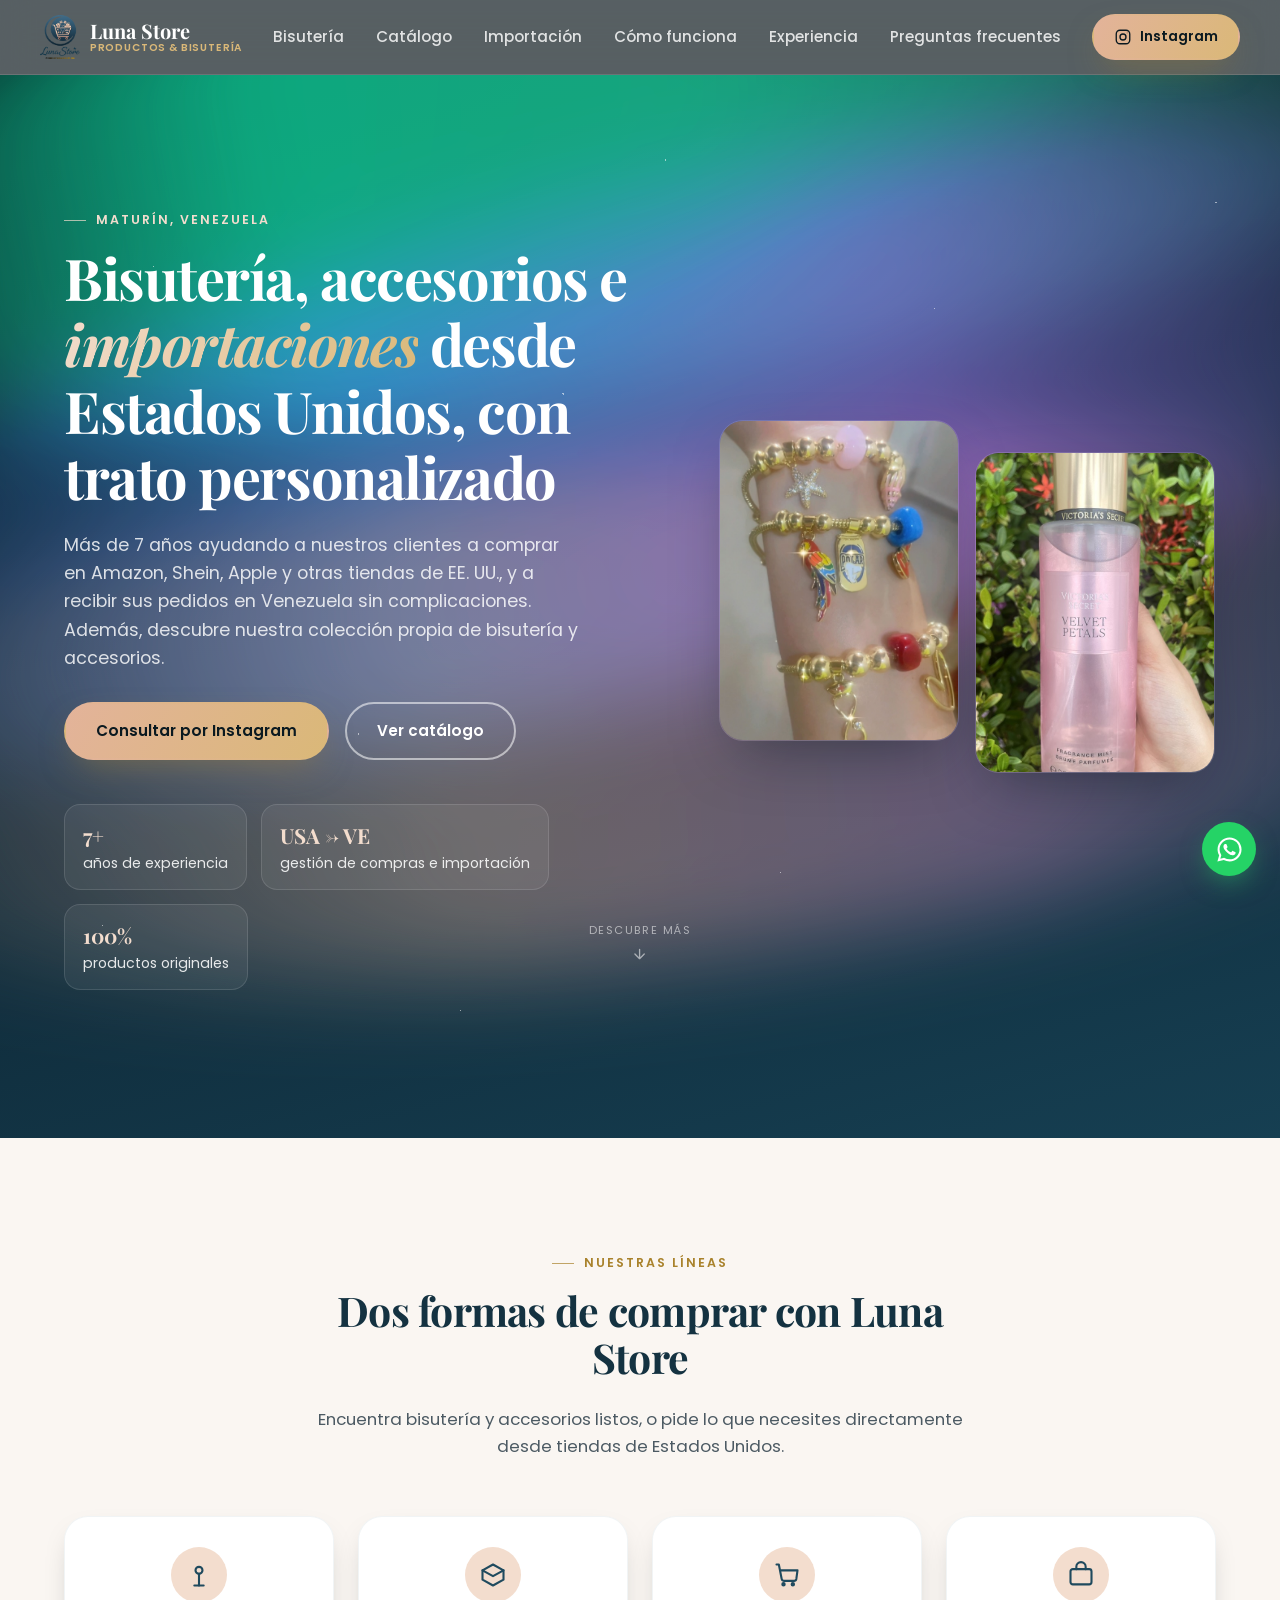
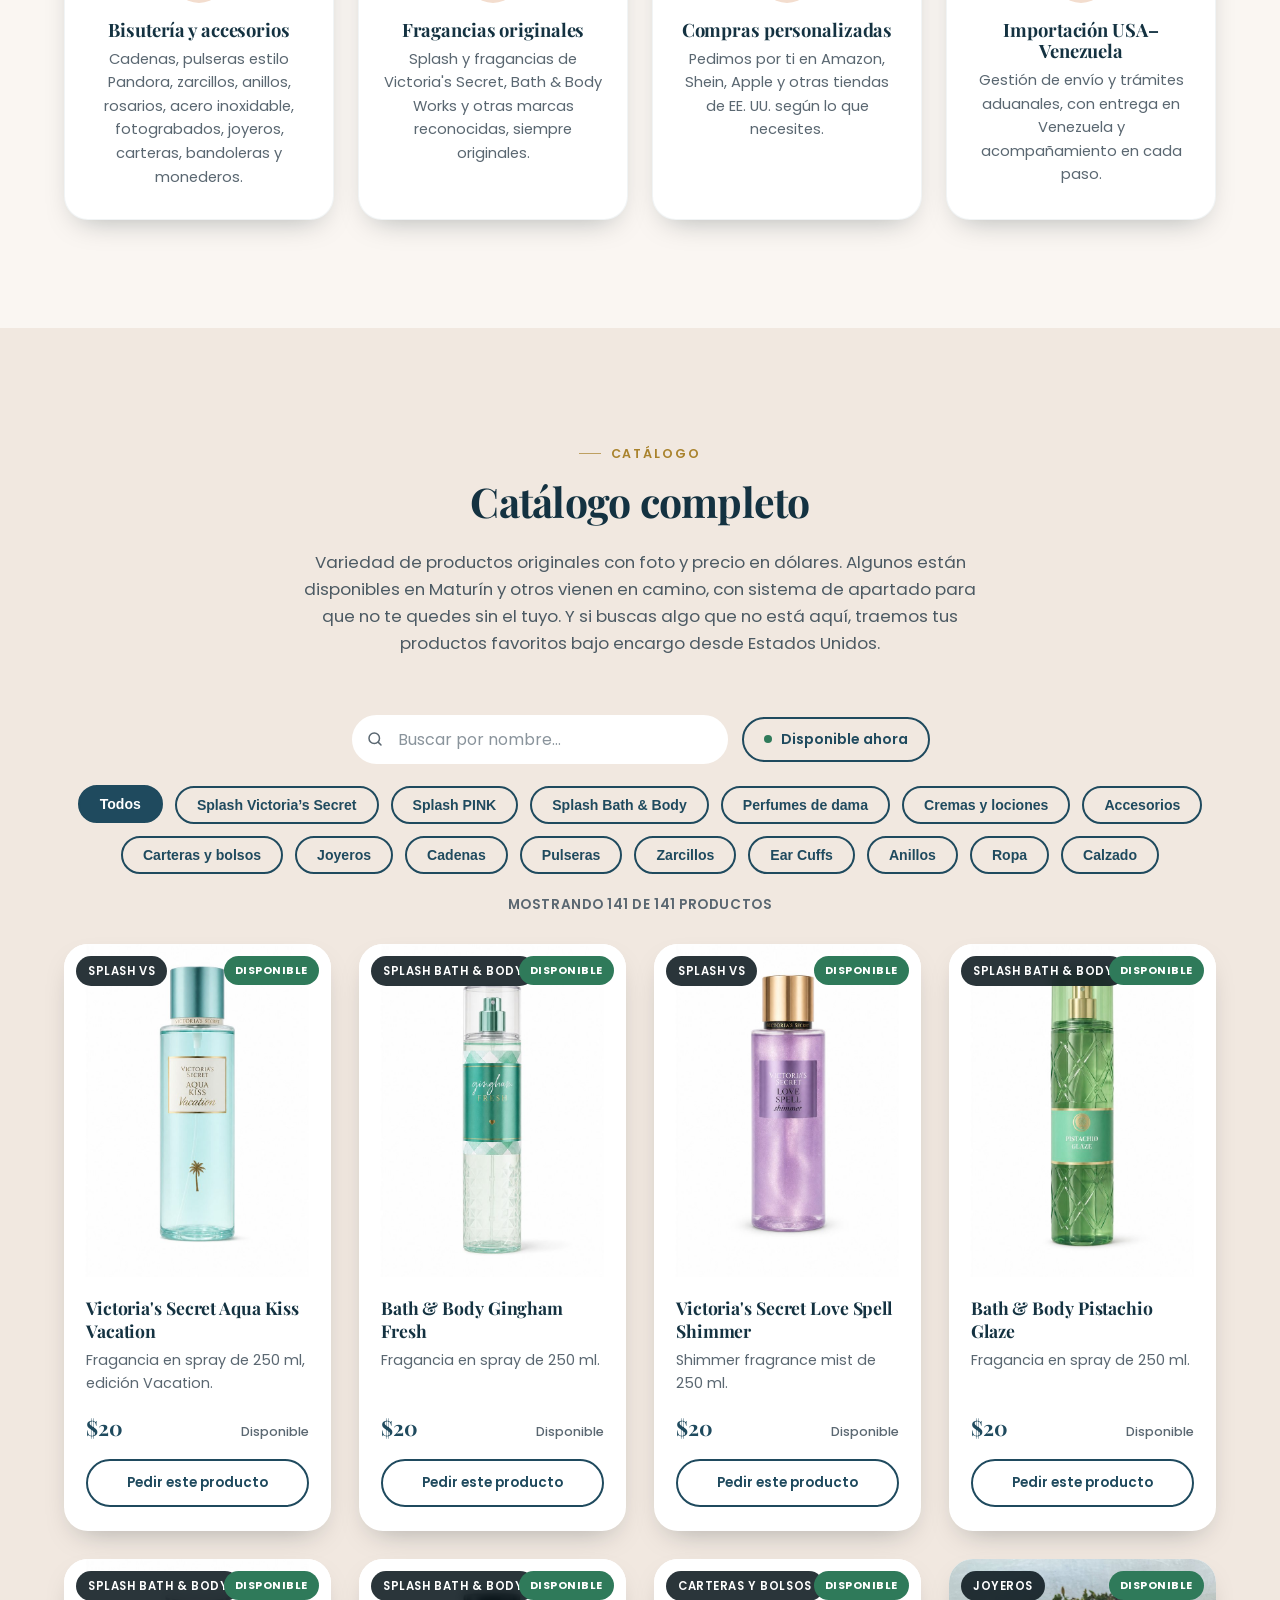
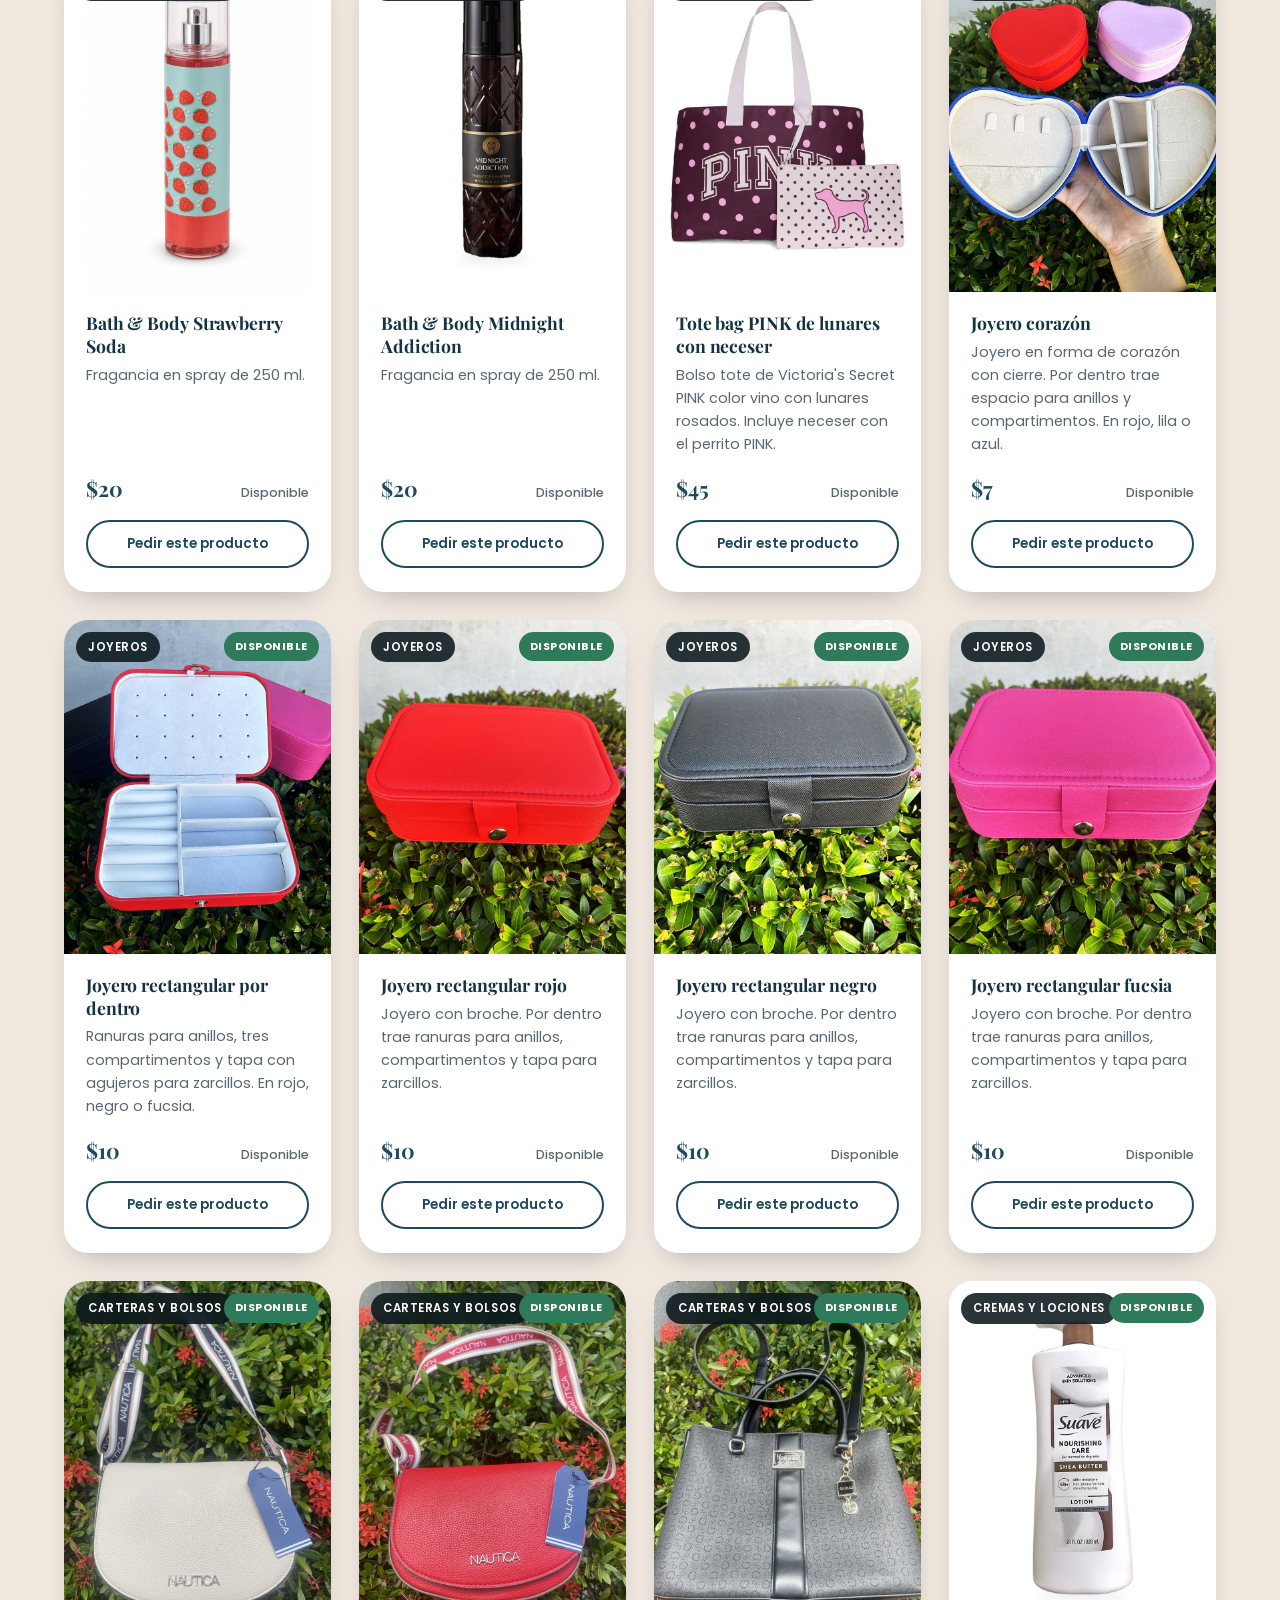
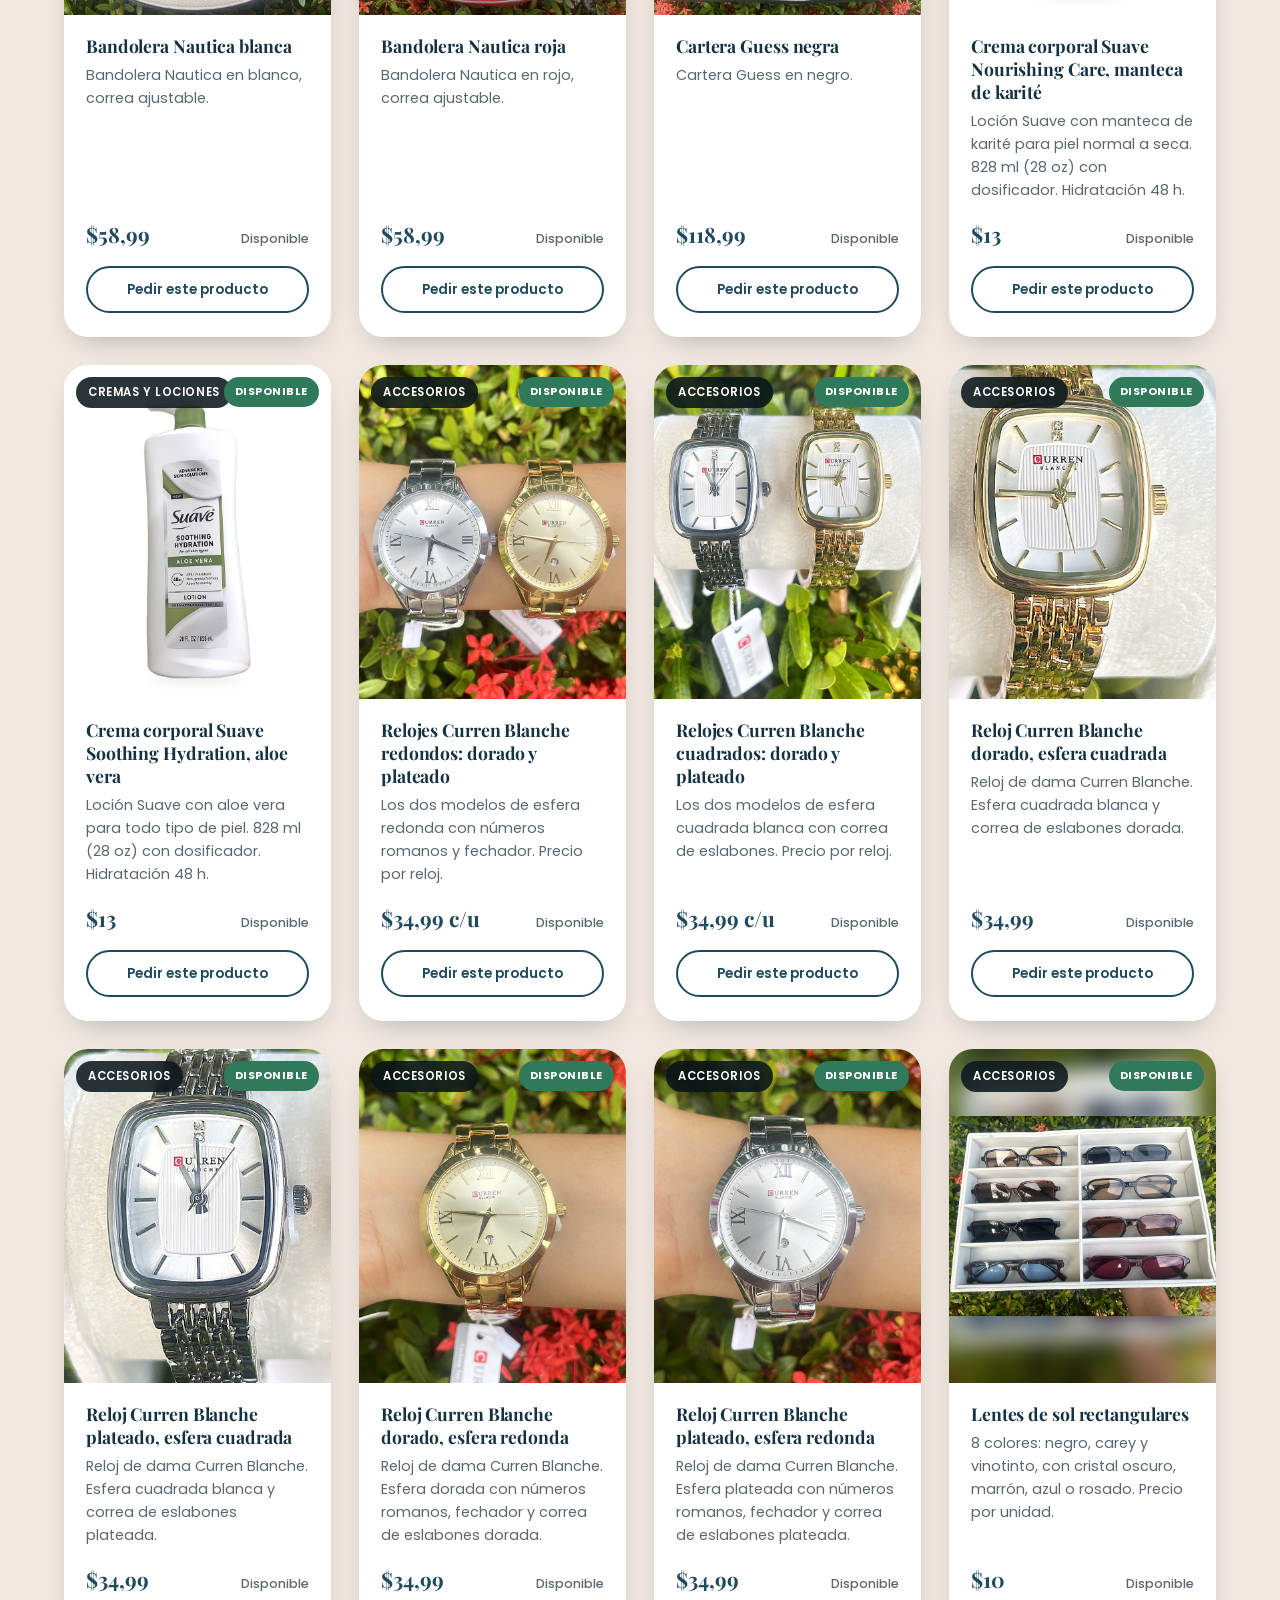
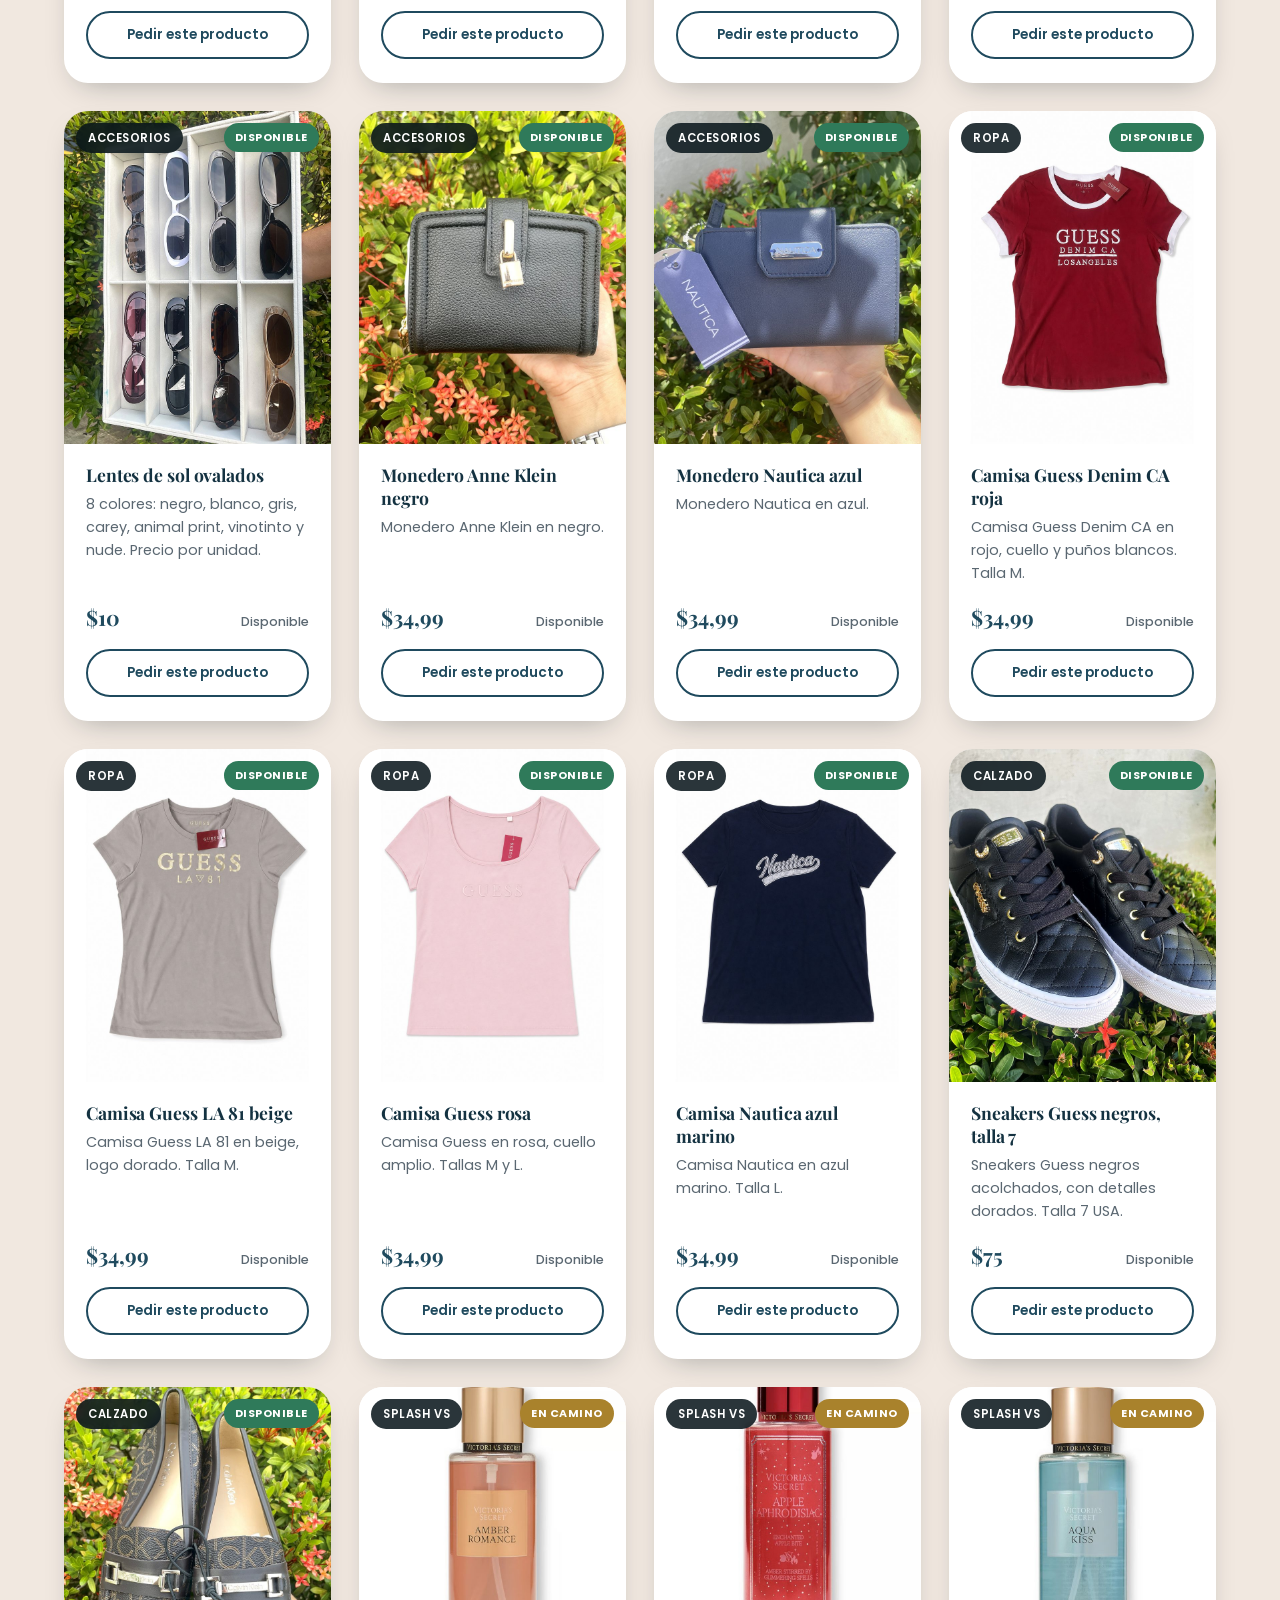
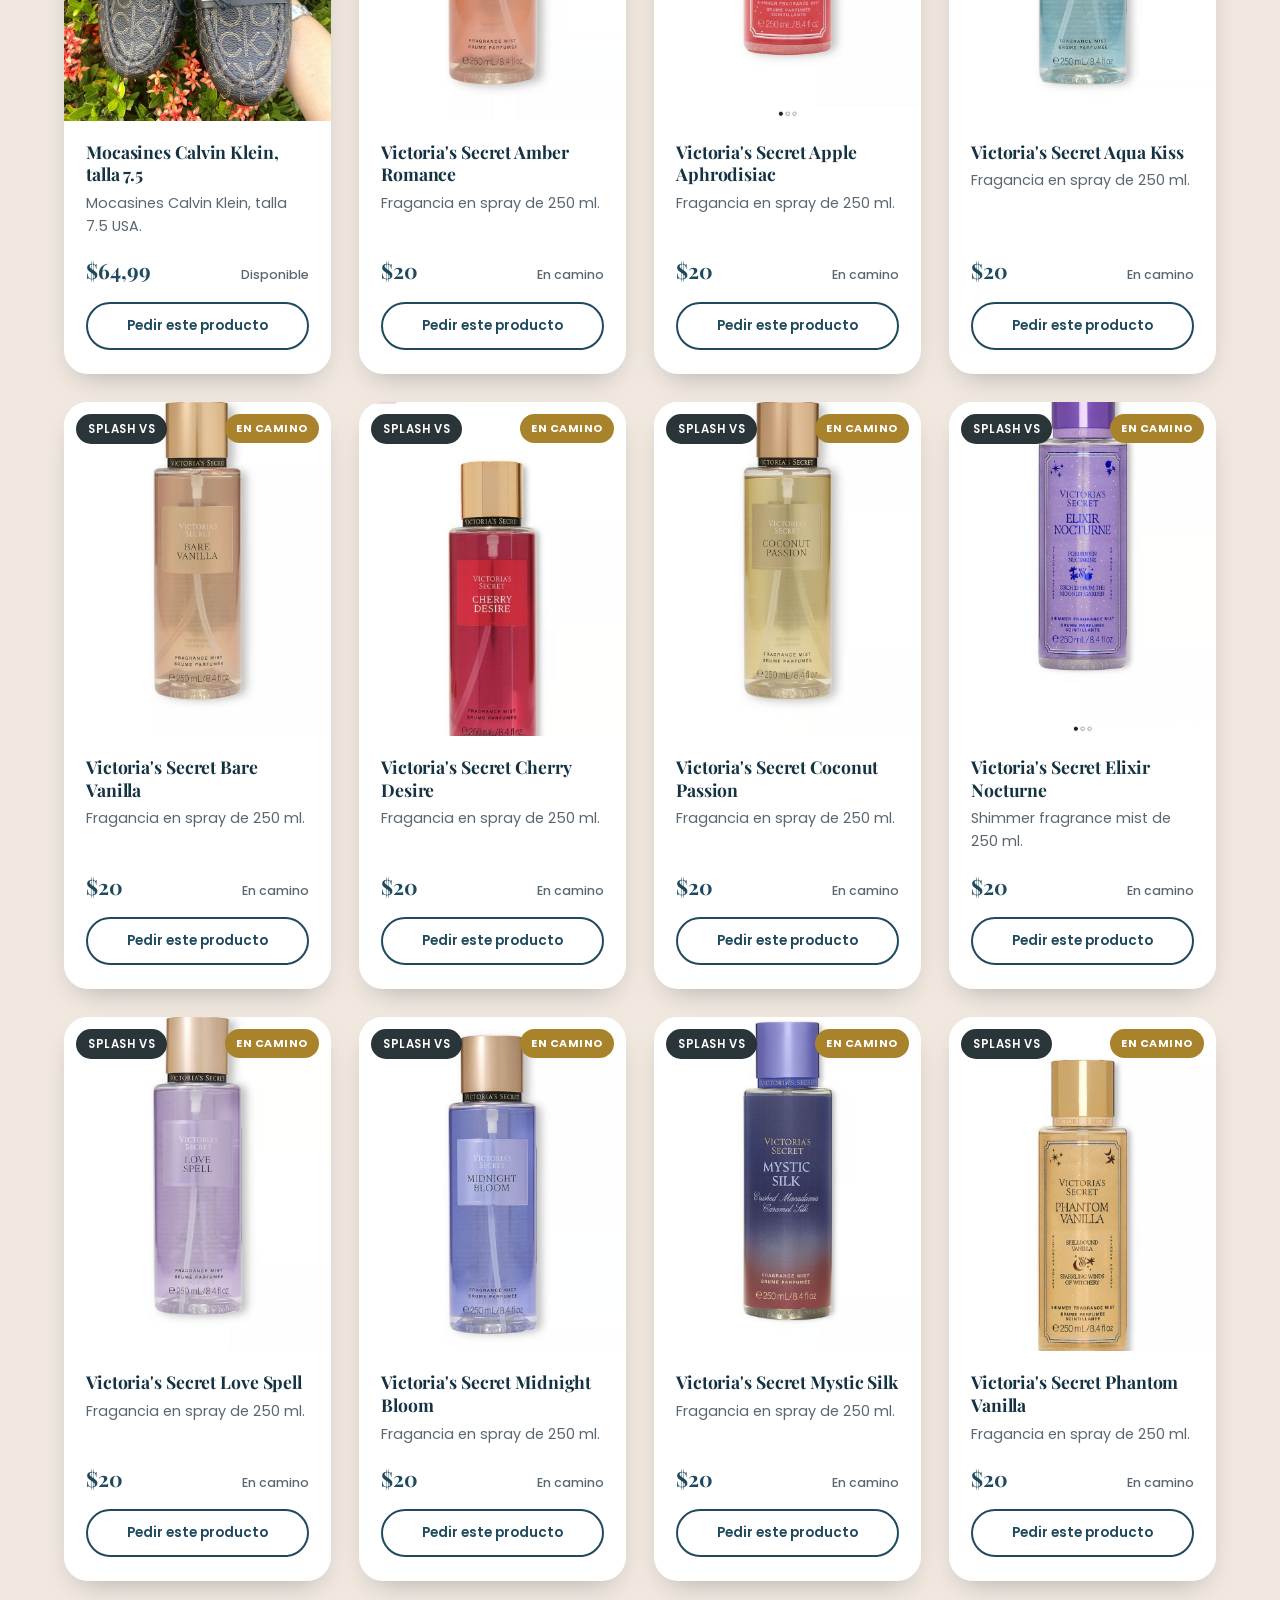
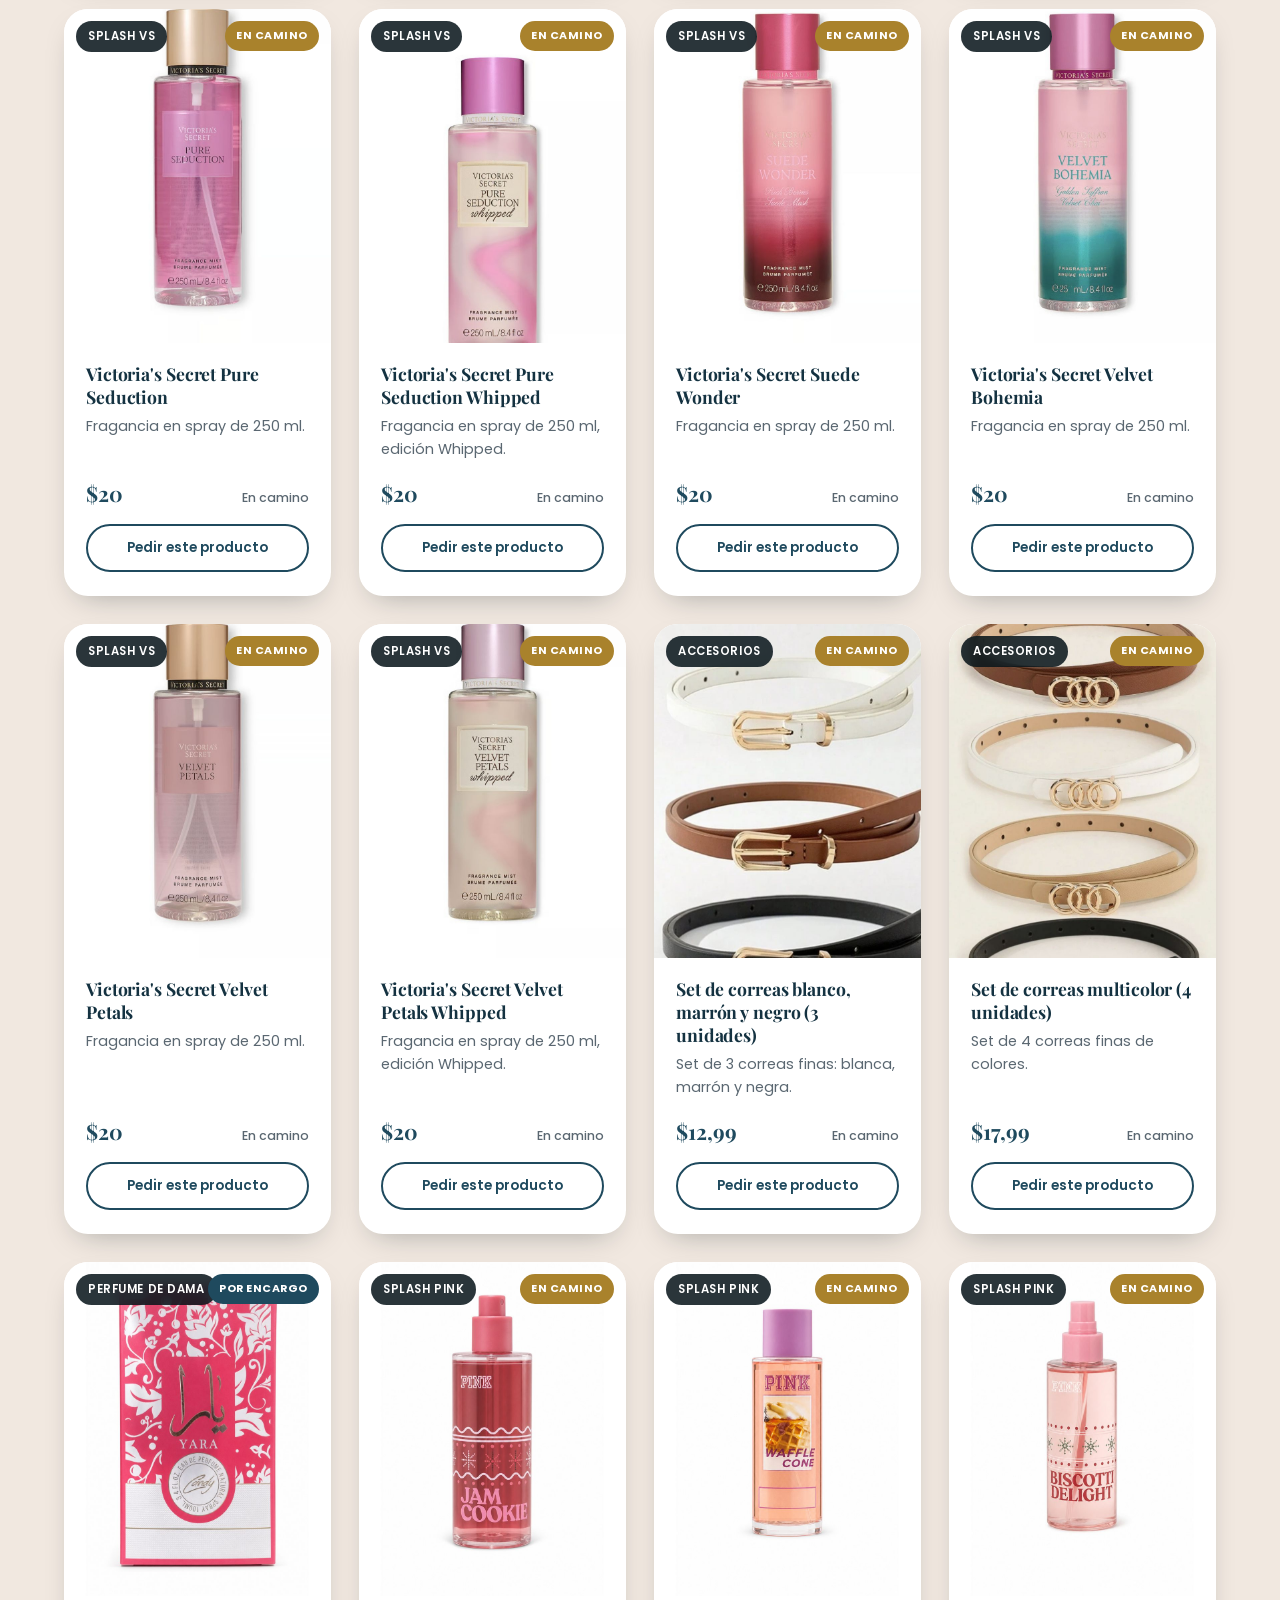
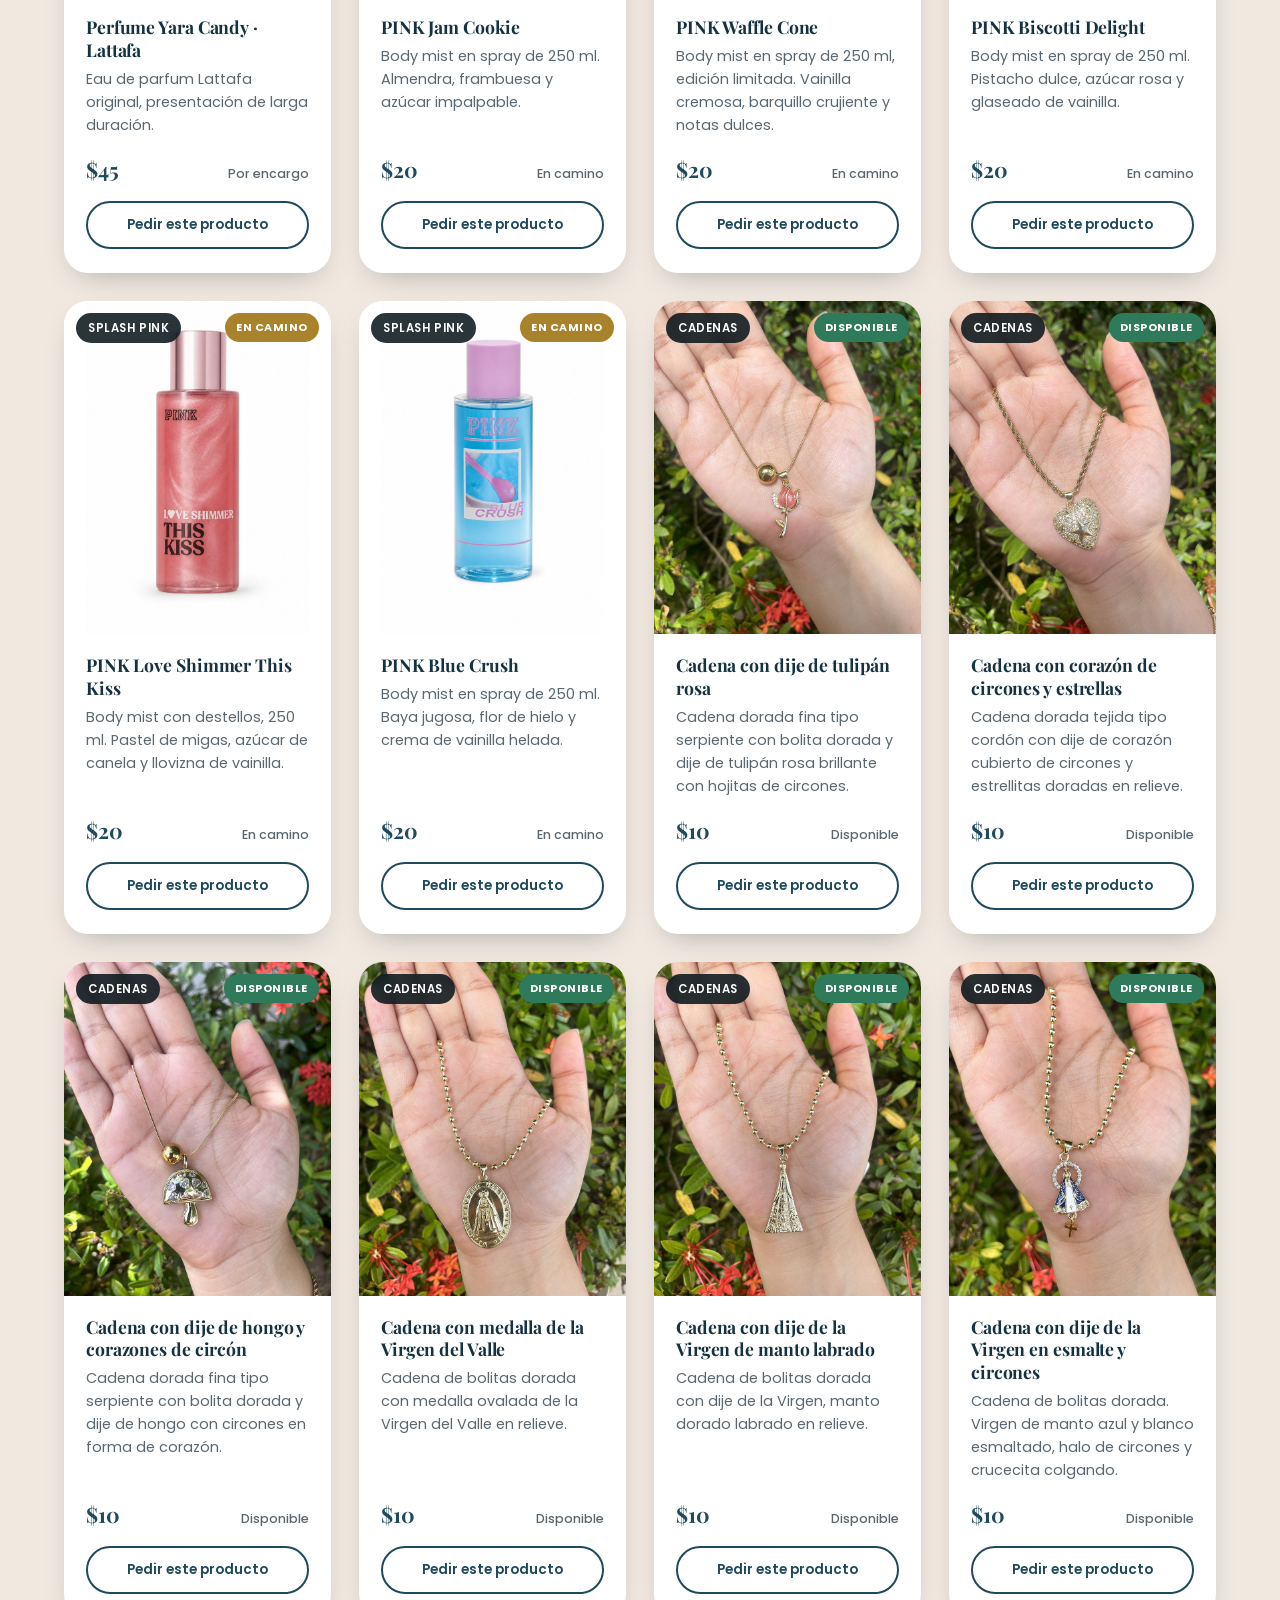
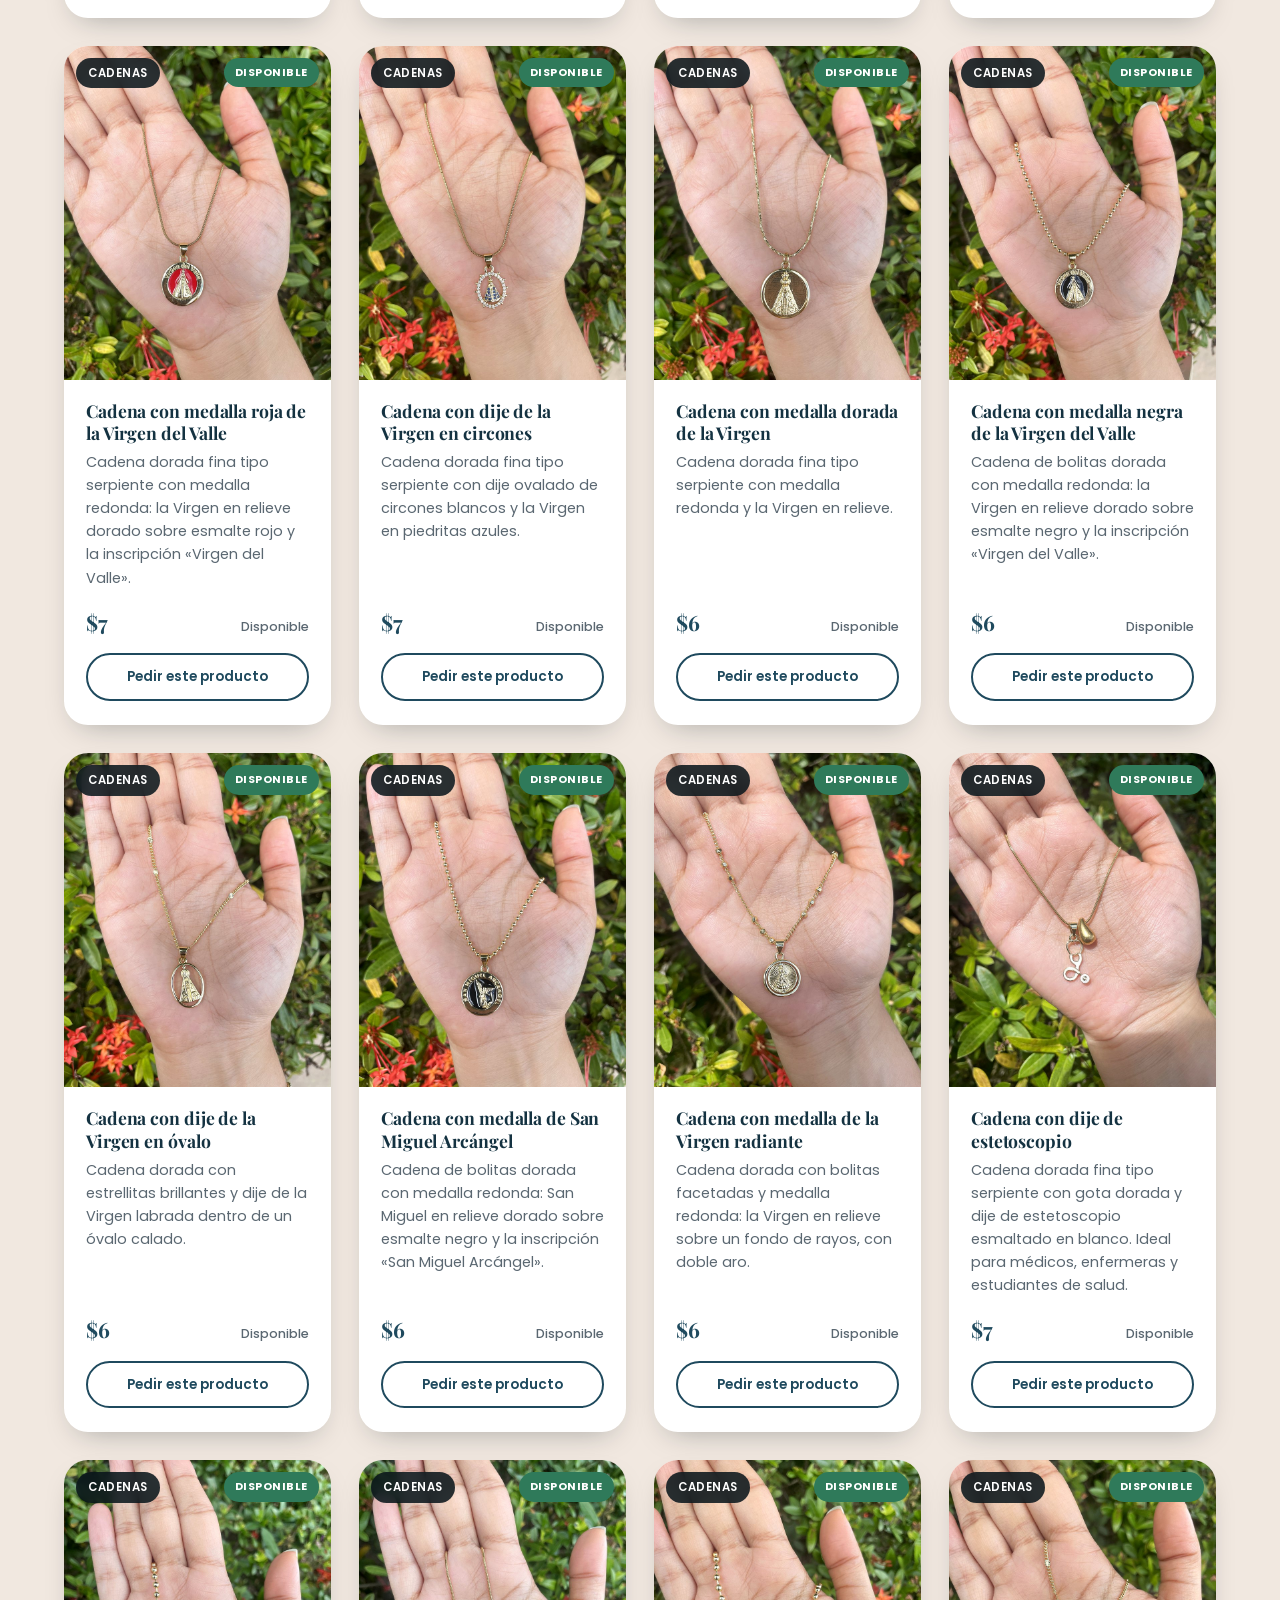
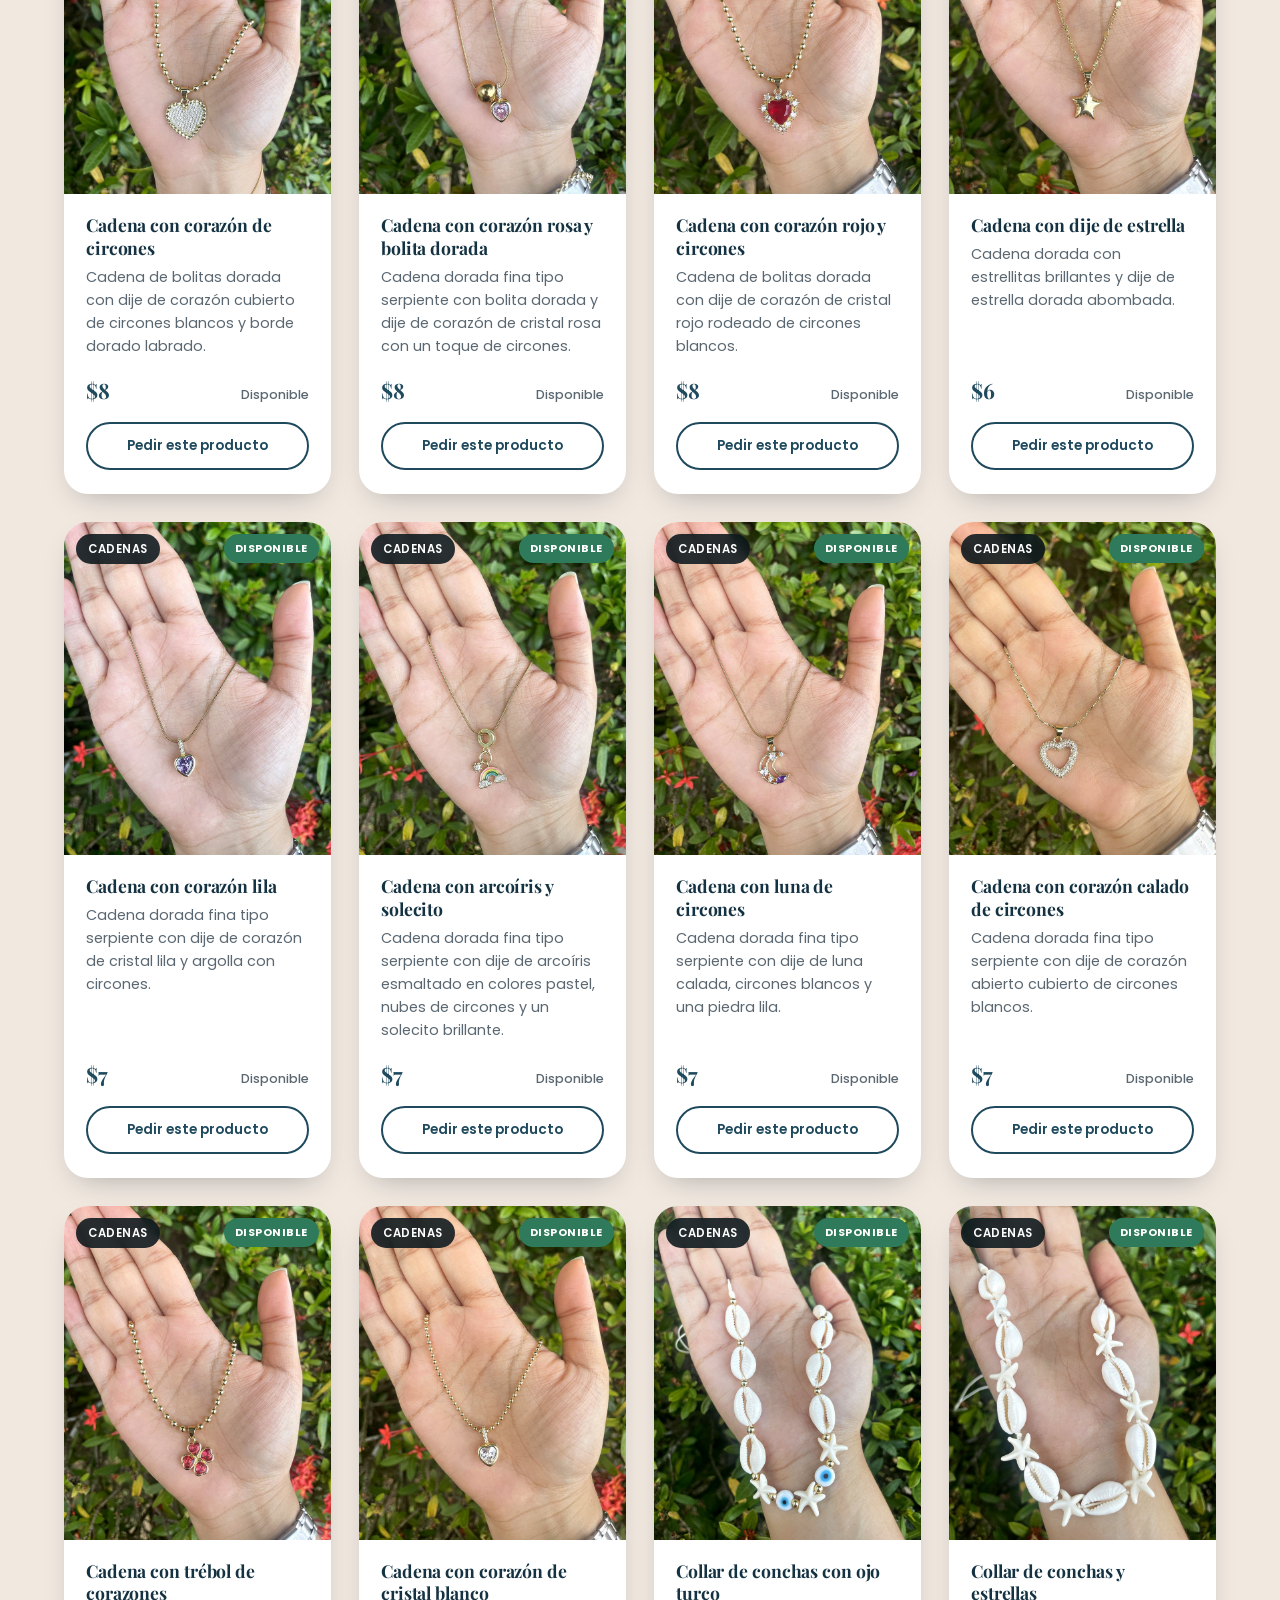
<file: index.html>
<!DOCTYPE html>
<html lang="es">
<head>
<meta charset="UTF-8" />
<meta name="viewport" content="width=device-width, initial-scale=1.0" />
<title>Luna Store | Catálogo de fragancias, accesorios y ropa — Maturín</title>
<meta name="description" content="Catálogo de Luna Store (Maturín, Venezuela): 57 productos con foto y precio — fragancias Victoria's Secret, carteras, relojes, ropa y calzado originales, más importaciones a pedido desde Estados Unidos." />
<meta name="theme-color" content="#0a1920" />

<link rel="icon" type="image/png" sizes="32x32" href="assets/logo/web/favicon-32.png" />
<link rel="icon" type="image/png" sizes="192x192" href="assets/logo/web/favicon-192.png" />
<link rel="apple-touch-icon" href="assets/logo/web/favicon-180.png" />
<link rel="shortcut icon" href="assets/logo/web/favicon.ico" />

<!-- Open Graph -->
<meta property="og:type" content="website" />
<meta property="og:title" content="Luna Store — Catálogo completo de productos originales" />
<meta property="og:description" content="57 productos con foto y precio: fragancias Victoria's Secret, carteras, relojes, ropa y calzado. Entrega en Maturín e importación desde Estados Unidos." />
<meta property="og:image" content="https://reynaldonikola.github.io/luna-store/assets/logo/web/logo-full@2x.png" />
<meta property="og:image:alt" content="Logotipo de Luna Store" />
<meta property="og:locale" content="es_VE" />
<meta property="og:site_name" content="Luna Store" />
<meta property="og:url" content="https://reynaldonikola.github.io/luna-store/" />
<link rel="canonical" href="https://reynaldonikola.github.io/luna-store/" />

<!-- Twitter / X -->
<meta name="twitter:card" content="summary_large_image" />
<meta name="twitter:title" content="Luna Store — Catálogo completo de productos originales" />
<meta name="twitter:description" content="57 productos con foto y precio. Entrega en Maturín e importación desde Estados Unidos." />
<meta name="twitter:image" content="https://reynaldonikola.github.io/luna-store/assets/logo/web/logo-full@2x.png" />

<link rel="preconnect" href="https://fonts.googleapis.com" />
<link rel="preconnect" href="https://fonts.gstatic.com" crossorigin />
<link href="https://fonts.googleapis.com/css2?family=Playfair+Display:wght@600;700&family=Poppins:wght@400;500;600;700&display=swap" rel="stylesheet" />

<link rel="stylesheet" href="styles.css" />
</head>
<body>

<a class="skip-link" href="#main">Saltar al contenido principal</a>

<header class="site-header">
  <div class="container header-inner">
    <a class="brand" href="#top" aria-label="Luna Store, ir al inicio">
      <img src="assets/logo/web/logo-full.png" alt="Logotipo de Luna Store: carrito de compras con bisutería dentro de una luna creciente" width="44" height="49" />
      <span class="brand-text">
        <span class="brand-name">Luna Store</span>
        <span class="brand-tag">Productos &amp; Bisutería</span>
      </span>
    </a>

    <nav class="main-nav" id="main-nav" aria-label="Navegación principal">
      <a href="#bisuteria">Bisutería</a>
      <a href="#catalogo">Catálogo</a>
      <a href="#importacion">Importación</a>
      <a href="#proceso">Cómo funciona</a>
      <a href="#experiencia">Experiencia</a>
      <a href="#faq">Preguntas frecuentes</a>
    </nav>

    <div class="header-cta">
      <a class="btn btn-primary btn-small" href="https://ig.me/m/lunastore_mat" target="_blank" rel="noopener noreferrer">
        <svg viewBox="0 0 24 24" fill="none" stroke="currentColor" stroke-width="1.8" stroke-linecap="round" stroke-linejoin="round" aria-hidden="true"><rect x="3" y="3" width="18" height="18" rx="5"></rect><circle cx="12" cy="12" r="4"></circle><circle cx="17.5" cy="6.5" r="0.6" fill="currentColor" stroke="none"></circle></svg>
        <span>Instagram</span>
      </a>
      <button class="nav-toggle" id="nav-toggle" aria-expanded="false" aria-controls="main-nav" aria-label="Abrir menú de navegación">
        <span></span>
      </button>
    </div>
  </div>
</header>

<main id="main">

  <!-- HERO -->
  <section class="hero" id="top">
      <div class="aurora" aria-hidden="true"><span></span><span></span><span></span><span></span></div>
      <div class="stars" aria-hidden="true"></div>
    <div class="container hero-inner">
      <div class="hero-content">
        <span class="eyebrow">Maturín, Venezuela</span>
        <h1>Bisutería, accesorios e <em>importaciones</em> desde Estados Unidos, con trato personalizado</h1>
        <p>
          Más de 7 años ayudando a nuestros clientes a comprar en Amazon, Shein, Apple y otras tiendas
          de EE. UU., y a recibir sus pedidos en Venezuela sin complicaciones. Además, descubre nuestra
          colección propia de bisutería y accesorios.
        </p>
        <div class="hero-actions">
          <a class="btn btn-primary" href="https://ig.me/m/lunastore_mat" target="_blank" rel="noopener noreferrer">
            Consultar por Instagram
          </a>
          <a class="btn btn-outline-light" href="#catalogo">Ver catálogo</a>
        </div>
        <div class="hero-badges">
          <div class="hero-badge">
            <div>
              <strong>7+</strong>
              años de experiencia
            </div>
          </div>
          <div class="hero-badge">
            <div>
              <strong>USA → VE</strong>
              gestión de compras e importación
            </div>
          </div>
          <div class="hero-badge">
            <div>
              <strong>100%</strong>
              productos originales
            </div>
          </div>
        </div>
      </div>

      <div class="hero-visual" id="hero-visual" aria-hidden="false">
        <figure>
          <img src="assets/web/pulseras-estilo-pandora-02.jpg" alt="Pulseras estilo Pandora personalizadas con dijes, de Luna Store" loading="eager" fetchpriority="high" width="1170" height="2080" />
        </figure>
        <figure>
          <img src="assets/web/splash-velvet-petals.jpg" alt="Splash Velvet Petals de Victoria's Secret, original, de Luna Store" loading="lazy" width="640" height="1136" />
        </figure>
      </div>

      <span class="scroll-cue" aria-hidden="true">
        Descubre más
        <svg viewBox="0 0 24 24" fill="none" stroke="currentColor" stroke-width="2" stroke-linecap="round" stroke-linejoin="round"><path d="M12 5v14M5 12l7 7 7-7"></path></svg>
      </span>
    </div>
  </section>

  <!-- CATEGORÍAS / LÍNEAS -->
  <section class="section" id="bisuteria" aria-labelledby="categorias-heading">
    <div class="container">
      <div class="section-heading">
        <span class="eyebrow">Nuestras líneas</span>
        <h2 id="categorias-heading">Dos formas de comprar con Luna Store</h2>
        <p>Encuentra bisutería y accesorios listos, o pide lo que necesites directamente desde tiendas de Estados Unidos.</p>
      </div>

      <div class="categories">
        <div class="category-card">
          <div class="category-icon" aria-hidden="true">
            <svg viewBox="0 0 24 24" fill="none" stroke="currentColor" stroke-width="1.8" stroke-linecap="round" stroke-linejoin="round"><circle cx="12" cy="8" r="3"></circle><path d="M12 11v10"></path><path d="M8 21h8"></path></svg>
          </div>
          <h3>Bisutería y accesorios</h3>
          <p>Cadenas, pulseras estilo Pandora, zarcillos, anillos, rosarios, acero inoxidable, fotograbados, joyeros, carteras, bandoleras y monederos.</p>
        </div>

        <div class="category-card">
          <div class="category-icon" aria-hidden="true">
            <svg viewBox="0 0 24 24" fill="none" stroke="currentColor" stroke-width="1.8" stroke-linecap="round" stroke-linejoin="round"><path d="M3 8l9-5 9 5-9 5-9-5z"></path><path d="M3 8v8l9 5 9-5V8"></path></svg>
          </div>
          <h3>Fragancias originales</h3>
          <p>Splash y fragancias de Victoria's Secret, Bath &amp; Body Works y otras marcas reconocidas, siempre originales.</p>
        </div>

        <div class="category-card">
          <div class="category-icon" aria-hidden="true">
            <svg viewBox="0 0 24 24" fill="none" stroke="currentColor" stroke-width="1.8" stroke-linecap="round" stroke-linejoin="round"><path d="M3 3h2l2.4 12.2a2 2 0 002 1.8h8.6a2 2 0 002-1.6L21 8H6"></path><circle cx="9" cy="20" r="1"></circle><circle cx="17" cy="20" r="1"></circle></svg>
          </div>
          <h3>Compras personalizadas</h3>
          <p>Pedimos por ti en Amazon, Shein, Apple y otras tiendas de EE. UU. según lo que necesites.</p>
        </div>

        <div class="category-card">
          <div class="category-icon" aria-hidden="true">
            <svg viewBox="0 0 24 24" fill="none" stroke="currentColor" stroke-width="1.8" stroke-linecap="round" stroke-linejoin="round"><rect x="3" y="7" width="18" height="13" rx="2"></rect><path d="M8 7V5a4 4 0 018 0v2"></path></svg>
          </div>
          <h3>Importación USA–Venezuela</h3>
          <p>Gestión de envío y trámites aduanales, con entrega en Venezuela y acompañamiento en cada paso.</p>
        </div>
      </div>
    </div>
  </section>

  <!-- CATÁLOGO FILTRABLE -->
  <section class="section section--alt" id="catalogo" aria-labelledby="catalogo-heading">
    <div class="container">
      <div class="section-heading">
        <span class="eyebrow">Catálogo</span>
        <h2 id="catalogo-heading">Catálogo completo</h2>
        <p>Variedad de productos originales con foto y precio en dólares. Algunos están disponibles en Maturín y otros vienen en camino, con sistema de apartado para que no te quedes sin el tuyo. Y si buscas algo que no está aquí, traemos tus productos favoritos bajo encargo desde Estados Unidos.</p>
      </div>

      <div class="catalog-tools">

        <div class="search-field">

          <svg class="search-icon" viewBox="0 0 24 24" fill="none" stroke="currentColor" stroke-width="2" stroke-linecap="round" aria-hidden="true"><circle cx="11" cy="11" r="7"></circle><path d="M20 20l-3.5-3.5"></path></svg>

          <input type="search" id="catalog-search" class="search-input" placeholder="Buscar por nombre…" aria-label="Buscar un producto por nombre" aria-controls="product-grid" autocomplete="off" />

          <button type="button" class="search-clear" id="search-clear" aria-label="Borrar la búsqueda" hidden>

            <svg viewBox="0 0 24 24" fill="none" stroke="currentColor" stroke-width="2" stroke-linecap="round" aria-hidden="true"><path d="M6 6l12 12M18 6L6 18"></path></svg>

          </button>

        </div>

        <button class="stock-toggle" type="button" id="only-available" aria-pressed="false">Disponible ahora</button>

      </div>
      <div class="filter-bar" role="group" aria-label="Filtrar catálogo por categoría">
        <button class="filter-btn" type="button" data-filter="all" aria-pressed="true">Todos</button>
        <button class="filter-btn" type="button" data-filter="splash-vs" aria-pressed="false">Splash Victoria’s Secret</button>
        <button class="filter-btn" type="button" data-filter="splash-pink" aria-pressed="false">Splash PINK</button>
        <button class="filter-btn" type="button" data-filter="splash-bbw" aria-pressed="false">Splash Bath &amp; Body</button>
        <button class="filter-btn" type="button" data-filter="perfume-dama" aria-pressed="false">Perfumes de dama</button>
        <button class="filter-btn" type="button" data-filter="perfume-caballero" aria-pressed="false">Perfumes de caballero</button>
        <button class="filter-btn" type="button" data-filter="cremas" aria-pressed="false">Cremas y lociones</button>
        <button class="filter-btn" type="button" data-filter="accesorios" aria-pressed="false">Accesorios</button>
        <button class="filter-btn" type="button" data-filter="carteras" aria-pressed="false">Carteras y bolsos</button>
        <button class="filter-btn" type="button" data-filter="joyeros" aria-pressed="false">Joyeros</button>
        <button class="filter-btn" type="button" data-filter="cadenas" aria-pressed="false">Cadenas</button>
        <button class="filter-btn" type="button" data-filter="pulseras" aria-pressed="false">Pulseras</button>
        <button class="filter-btn" type="button" data-filter="zarcillos" aria-pressed="false">Zarcillos</button>
        <button class="filter-btn" type="button" data-filter="earcuffs" aria-pressed="false">Ear Cuffs</button>
        <button class="filter-btn" type="button" data-filter="anillos" aria-pressed="false">Anillos</button>
        <button class="filter-btn" type="button" data-filter="ropa" aria-pressed="false">Ropa</button>
        <button class="filter-btn" type="button" data-filter="calzado" aria-pressed="false">Calzado</button>
      </div>

      <p class="catalog-count" id="catalog-count" aria-live="polite">Mostrando 141 de 141 productos</p>

      <div class="product-grid" id="product-grid">

        <article class="product-card" data-state="disponible" data-category="splash-vs" data-sku="VS-AQUAKISS-VAC">
          <div class="product-media">
            <span class="product-tag">Splash VS</span>
            <span class="product-state product-state--disponible">Disponible</span>
            <img src="assets/catalogo/vs-aquakiss-vac.jpg" alt="Victoria&#x27;s Secret Aqua Kiss Vacation" loading="lazy" decoding="async" width="800" height="1000" />
          </div>
          <div class="product-body">
            <h3>Victoria&#x27;s Secret Aqua Kiss Vacation</h3>
            <p>Fragancia en spray de 250 ml, edición Vacation.</p>
            <div class="product-meta">
              <span class="product-price">$20</span>
              <span class="product-availability">Disponible</span>
            </div>
            <a class="product-cta" href="https://wa.me/584249533311?text=Hola%20Luna%20Store%2C%20me%20interesa%3A%20Victoria%27s%20Secret%20Aqua%20Kiss%20Vacation%20%28VS-AQUAKISS-VAC%29" target="_blank" rel="noopener noreferrer">Pedir este producto</a>
          </div>
        </article>

        <article class="product-card" data-state="disponible" data-category="splash-bbw" data-sku="VS-GINGHAMFRESH">
          <div class="product-media">
            <span class="product-tag">Splash Bath &amp; Body</span>
            <span class="product-state product-state--disponible">Disponible</span>
            <img src="assets/catalogo/vs-ginghamfresh.jpg" alt="Bath &amp; Body Gingham Fresh" loading="lazy" decoding="async" width="800" height="1000" />
          </div>
          <div class="product-body">
            <h3>Bath &amp; Body Gingham Fresh</h3>
            <p>Fragancia en spray de 250 ml.</p>
            <div class="product-meta">
              <span class="product-price">$20</span>
              <span class="product-availability">Disponible</span>
            </div>
            <a class="product-cta" href="https://wa.me/584249533311?text=Hola%20Luna%20Store%2C%20me%20interesa%3A%20Bath%20%26%20Body%20Gingham%20Fresh%20%28VS-GINGHAMFRESH%29" target="_blank" rel="noopener noreferrer">Pedir este producto</a>
          </div>
        </article>

        <article class="product-card" data-state="disponible" data-category="splash-vs" data-sku="VS-LOVESPELL-SHIM">
          <div class="product-media">
            <span class="product-tag">Splash VS</span>
            <span class="product-state product-state--disponible">Disponible</span>
            <img src="assets/catalogo/vs-lovespell-shim.jpg" alt="Victoria&#x27;s Secret Love Spell Shimmer" loading="lazy" decoding="async" width="800" height="1000" />
          </div>
          <div class="product-body">
            <h3>Victoria&#x27;s Secret Love Spell Shimmer</h3>
            <p>Shimmer fragrance mist de 250 ml.</p>
            <div class="product-meta">
              <span class="product-price">$20</span>
              <span class="product-availability">Disponible</span>
            </div>
            <a class="product-cta" href="https://wa.me/584249533311?text=Hola%20Luna%20Store%2C%20me%20interesa%3A%20Victoria%27s%20Secret%20Love%20Spell%20Shimmer%20%28VS-LOVESPELL-SHIM%29" target="_blank" rel="noopener noreferrer">Pedir este producto</a>
          </div>
        </article>

        <article class="product-card" data-state="disponible" data-category="splash-bbw" data-sku="VS-PISTACHIOGLAZE">
          <div class="product-media">
            <span class="product-tag">Splash Bath &amp; Body</span>
            <span class="product-state product-state--disponible">Disponible</span>
            <img src="assets/catalogo/vs-pistachioglaze.jpg" alt="Bath &amp; Body Pistachio Glaze" loading="lazy" decoding="async" width="800" height="1000" />
          </div>
          <div class="product-body">
            <h3>Bath &amp; Body Pistachio Glaze</h3>
            <p>Fragancia en spray de 250 ml.</p>
            <div class="product-meta">
              <span class="product-price">$20</span>
              <span class="product-availability">Disponible</span>
            </div>
            <a class="product-cta" href="https://wa.me/584249533311?text=Hola%20Luna%20Store%2C%20me%20interesa%3A%20Bath%20%26%20Body%20Pistachio%20Glaze%20%28VS-PISTACHIOGLAZE%29" target="_blank" rel="noopener noreferrer">Pedir este producto</a>
          </div>
        </article>

        <article class="product-card" data-state="disponible" data-category="splash-bbw" data-sku="VS-STRAWBERRYSODA">
          <div class="product-media">
            <span class="product-tag">Splash Bath &amp; Body</span>
            <span class="product-state product-state--disponible">Disponible</span>
            <img src="assets/catalogo/vs-strawberrysoda.jpg" alt="Bath &amp; Body Strawberry Soda" loading="lazy" decoding="async" width="800" height="1000" />
          </div>
          <div class="product-body">
            <h3>Bath &amp; Body Strawberry Soda</h3>
            <p>Fragancia en spray de 250 ml.</p>
            <div class="product-meta">
              <span class="product-price">$20</span>
              <span class="product-availability">Disponible</span>
            </div>
            <a class="product-cta" href="https://wa.me/584249533311?text=Hola%20Luna%20Store%2C%20me%20interesa%3A%20Bath%20%26%20Body%20Strawberry%20Soda%20%28VS-STRAWBERRYSODA%29" target="_blank" rel="noopener noreferrer">Pedir este producto</a>
          </div>
        </article>

        <article class="product-card" data-state="disponible" data-category="splash-bbw" data-sku="BBW-MIDNIGHTADDICTION">
          <div class="product-media">
            <span class="product-tag">Splash Bath &amp; Body</span>
            <span class="product-state product-state--disponible">Disponible</span>
            <img src="assets/catalogo/bbw-midnightaddiction.jpg" alt="Bath &amp; Body Midnight Addiction" loading="lazy" decoding="async" width="800" height="1000" />
          </div>
          <div class="product-body">
            <h3>Bath &amp; Body Midnight Addiction</h3>
            <p>Fragancia en spray de 250 ml.</p>
            <div class="product-meta">
              <span class="product-price">$20</span>
              <span class="product-availability">Disponible</span>
            </div>
            <a class="product-cta" href="https://wa.me/584249533311?text=Hola%20Luna%20Store%2C%20me%20interesa%3A%20Bath%20%26%20Body%20Midnight%20Addiction%20%28BBW-MIDNIGHTADDICTION%29" target="_blank" rel="noopener noreferrer">Pedir este producto</a>
          </div>
        </article>

        <article class="product-card" data-state="disponible" data-category="carteras" data-sku="ACC-PINK-TOTE">
          <div class="product-media">
            <span class="product-tag">Carteras y bolsos</span>
            <span class="product-state product-state--disponible">Disponible</span>
            <img src="assets/catalogo/acc-pink-tote.jpg" alt="Tote bag PINK de lunares con neceser" loading="lazy" decoding="async" width="800" height="1000" />
          </div>
          <div class="product-body">
            <h3>Tote bag PINK de lunares con neceser</h3>
            <p>Bolso tote de Victoria's Secret PINK color vino con lunares rosados. Incluye neceser con el perrito PINK.</p>
            <div class="product-meta">
              <span class="product-price">$45</span>
              <span class="product-availability">Disponible</span>
            </div>
            <a class="product-cta" href="https://wa.me/584249533311?text=Hola%20Luna%20Store%2C%20me%20interesa%3A%20Tote%20bag%20PINK%20de%20lunares%20con%20neceser%20%28ACC-PINK-TOTE%29" target="_blank" rel="noopener noreferrer">Pedir este producto</a>
          </div>
        </article>

        <article class="product-card" data-state="disponible" data-category="joyeros accesorios" data-sku="JOY-CORAZON">
          <div class="product-media">
            <span class="product-tag">Joyeros</span>
            <span class="product-state product-state--disponible">Disponible</span>
            <img src="assets/catalogo/joy-corazon.jpg" alt="Joyero corazón" loading="lazy" decoding="async" width="800" height="1000" />
          </div>
          <div class="product-body">
            <h3>Joyero corazón</h3>
            <p>Joyero en forma de corazón con cierre. Por dentro trae espacio para anillos y compartimentos. En rojo, lila o azul.</p>
            <div class="product-meta">
              <span class="product-price">$7</span>
              <span class="product-availability">Disponible</span>
            </div>
            <a class="product-cta" href="https://wa.me/584249533311?text=Hola%20Luna%20Store%2C%20me%20interesa%3A%20Joyero%20coraz%C3%B3n%20%28JOY-CORAZON%29" target="_blank" rel="noopener noreferrer">Pedir este producto</a>
          </div>
        </article>

        <article class="product-card" data-state="disponible" data-category="joyeros accesorios" data-sku="JOY-RECT">
          <div class="product-media">
            <span class="product-tag">Joyeros</span>
            <span class="product-state product-state--disponible">Disponible</span>
            <img src="assets/catalogo/joy-rect-abierto.jpg" alt="Joyero rectangular abierto" loading="lazy" decoding="async" width="800" height="1000" />
          </div>
          <div class="product-body">
            <h3>Joyero rectangular por dentro</h3>
            <p>Ranuras para anillos, tres compartimentos y tapa con agujeros para zarcillos. En rojo, negro o fucsia.</p>
            <div class="product-meta">
              <span class="product-price">$10</span>
              <span class="product-availability">Disponible</span>
            </div>
            <a class="product-cta" href="https://wa.me/584249533311?text=Hola%20Luna%20Store%2C%20me%20interesa%3A%20Joyero%20rectangular%20%28JOY-RECT%29" target="_blank" rel="noopener noreferrer">Pedir este producto</a>
          </div>
        </article>

        <article class="product-card" data-state="disponible" data-category="joyeros accesorios" data-sku="JOY-RECT-ROJO">
          <div class="product-media">
            <span class="product-tag">Joyeros</span>
            <span class="product-state product-state--disponible">Disponible</span>
            <img src="assets/catalogo/joy-rect-rojo.jpg" alt="Joyero rectangular rojo" loading="lazy" decoding="async" width="800" height="1000" />
          </div>
          <div class="product-body">
            <h3>Joyero rectangular rojo</h3>
            <p>Joyero con broche. Por dentro trae ranuras para anillos, compartimentos y tapa para zarcillos.</p>
            <div class="product-meta">
              <span class="product-price">$10</span>
              <span class="product-availability">Disponible</span>
            </div>
            <a class="product-cta" href="https://wa.me/584249533311?text=Hola%20Luna%20Store%2C%20me%20interesa%3A%20Joyero%20rectangular%20rojo%20%28JOY-RECT-ROJO%29" target="_blank" rel="noopener noreferrer">Pedir este producto</a>
          </div>
        </article>

        <article class="product-card" data-state="disponible" data-category="joyeros accesorios" data-sku="JOY-RECT-NEGRO">
          <div class="product-media">
            <span class="product-tag">Joyeros</span>
            <span class="product-state product-state--disponible">Disponible</span>
            <img src="assets/catalogo/joy-rect-negro.jpg" alt="Joyero rectangular negro" loading="lazy" decoding="async" width="800" height="1000" />
          </div>
          <div class="product-body">
            <h3>Joyero rectangular negro</h3>
            <p>Joyero con broche. Por dentro trae ranuras para anillos, compartimentos y tapa para zarcillos.</p>
            <div class="product-meta">
              <span class="product-price">$10</span>
              <span class="product-availability">Disponible</span>
            </div>
            <a class="product-cta" href="https://wa.me/584249533311?text=Hola%20Luna%20Store%2C%20me%20interesa%3A%20Joyero%20rectangular%20negro%20%28JOY-RECT-NEGRO%29" target="_blank" rel="noopener noreferrer">Pedir este producto</a>
          </div>
        </article>

        <article class="product-card" data-state="disponible" data-category="joyeros accesorios" data-sku="JOY-RECT-FUCSIA">
          <div class="product-media">
            <span class="product-tag">Joyeros</span>
            <span class="product-state product-state--disponible">Disponible</span>
            <img src="assets/catalogo/joy-rect-fucsia.jpg" alt="Joyero rectangular fucsia" loading="lazy" decoding="async" width="800" height="1000" />
          </div>
          <div class="product-body">
            <h3>Joyero rectangular fucsia</h3>
            <p>Joyero con broche. Por dentro trae ranuras para anillos, compartimentos y tapa para zarcillos.</p>
            <div class="product-meta">
              <span class="product-price">$10</span>
              <span class="product-availability">Disponible</span>
            </div>
            <a class="product-cta" href="https://wa.me/584249533311?text=Hola%20Luna%20Store%2C%20me%20interesa%3A%20Joyero%20rectangular%20fucsia%20%28JOY-RECT-FUCSIA%29" target="_blank" rel="noopener noreferrer">Pedir este producto</a>
          </div>
        </article>

        <article class="product-card" data-state="disponible" data-category="carteras" data-sku="ACC-BANDOLERA-NAUTICA-BLANCA">
          <div class="product-media">
            <span class="product-tag">Carteras y bolsos</span>
            <span class="product-state product-state--disponible">Disponible</span>
            <img src="assets/catalogo/acc-bandolera-nautica-blanca.jpg" alt="Bandolera Nautica blanca" loading="lazy" decoding="async" width="800" height="1000" />
          </div>
          <div class="product-body">
            <h3>Bandolera Nautica blanca</h3>
            <p>Bandolera Nautica en blanco, correa ajustable.</p>
            <div class="product-meta">
              <span class="product-price">$58,99</span>
              <span class="product-availability">Disponible</span>
            </div>
            <a class="product-cta" href="https://wa.me/584249533311?text=Hola%20Luna%20Store%2C%20me%20interesa%3A%20Bandolera%20Nautica%20blanca%20%28ACC-BANDOLERA-NAUTICA-BLANCA%29" target="_blank" rel="noopener noreferrer">Pedir este producto</a>
          </div>
        </article>

        <article class="product-card" data-state="disponible" data-category="carteras" data-sku="ACC-BANDOLERA-NAUTICA-ROJA">
          <div class="product-media">
            <span class="product-tag">Carteras y bolsos</span>
            <span class="product-state product-state--disponible">Disponible</span>
            <img src="assets/catalogo/acc-bandolera-nautica-roja.jpg" alt="Bandolera Nautica roja" loading="lazy" decoding="async" width="800" height="1000" />
          </div>
          <div class="product-body">
            <h3>Bandolera Nautica roja</h3>
            <p>Bandolera Nautica en rojo, correa ajustable.</p>
            <div class="product-meta">
              <span class="product-price">$58,99</span>
              <span class="product-availability">Disponible</span>
            </div>
            <a class="product-cta" href="https://wa.me/584249533311?text=Hola%20Luna%20Store%2C%20me%20interesa%3A%20Bandolera%20Nautica%20roja%20%28ACC-BANDOLERA-NAUTICA-ROJA%29" target="_blank" rel="noopener noreferrer">Pedir este producto</a>
          </div>
        </article>

        <article class="product-card" data-state="disponible" data-category="carteras" data-sku="ACC-CARTERA-GUESS-NEGRA">
          <div class="product-media">
            <span class="product-tag">Carteras y bolsos</span>
            <span class="product-state product-state--disponible">Disponible</span>
            <img src="assets/catalogo/acc-cartera-guess-negra.jpg" alt="Cartera Guess negra" loading="lazy" decoding="async" width="800" height="1000" />
          </div>
          <div class="product-body">
            <h3>Cartera Guess negra</h3>
            <p>Cartera Guess en negro.</p>
            <div class="product-meta">
              <span class="product-price">$118,99</span>
              <span class="product-availability">Disponible</span>
            </div>
            <a class="product-cta" href="https://wa.me/584249533311?text=Hola%20Luna%20Store%2C%20me%20interesa%3A%20Cartera%20Guess%20negra%20%28ACC-CARTERA-GUESS-NEGRA%29" target="_blank" rel="noopener noreferrer">Pedir este producto</a>
          </div>
        </article>

        <article class="product-card" data-state="disponible" data-category="cremas" data-sku="CRE-SUAVE-KARITE">
          <div class="product-media">
            <span class="product-tag">Cremas y lociones</span>
            <span class="product-state product-state--disponible">Disponible</span>
            <img src="assets/catalogo/cre-suave-karite.jpg" alt="Crema corporal Suave Nourishing Care, manteca de karité" loading="lazy" decoding="async" width="800" height="1000" />
          </div>
          <div class="product-body">
            <h3>Crema corporal Suave Nourishing Care, manteca de karité</h3>
            <p>Loción Suave con manteca de karité para piel normal a seca. 828 ml (28 oz) con dosificador. Hidratación 48 h.</p>
            <div class="product-meta">
              <span class="product-price">$13</span>
              <span class="product-availability">Disponible</span>
            </div>
            <a class="product-cta" href="https://wa.me/584249533311?text=Hola%20Luna%20Store%2C%20me%20interesa%3A%20Crema%20corporal%20Suave%20Nourishing%20Care%2C%20manteca%20de%20karit%C3%A9%20%28CRE-SUAVE-KARITE%29" target="_blank" rel="noopener noreferrer">Pedir este producto</a>
          </div>
        </article>

        <article class="product-card" data-state="disponible" data-category="cremas" data-sku="CRE-SUAVE-ALOE">
          <div class="product-media">
            <span class="product-tag">Cremas y lociones</span>
            <span class="product-state product-state--disponible">Disponible</span>
            <img src="assets/catalogo/cre-suave-aloe.jpg" alt="Crema corporal Suave Soothing Hydration, aloe vera" loading="lazy" decoding="async" width="800" height="1000" />
          </div>
          <div class="product-body">
            <h3>Crema corporal Suave Soothing Hydration, aloe vera</h3>
            <p>Loción Suave con aloe vera para todo tipo de piel. 828 ml (28 oz) con dosificador. Hidratación 48 h.</p>
            <div class="product-meta">
              <span class="product-price">$13</span>
              <span class="product-availability">Disponible</span>
            </div>
            <a class="product-cta" href="https://wa.me/584249533311?text=Hola%20Luna%20Store%2C%20me%20interesa%3A%20Crema%20corporal%20Suave%20Soothing%20Hydration%2C%20aloe%20vera%20%28CRE-SUAVE-ALOE%29" target="_blank" rel="noopener noreferrer">Pedir este producto</a>
          </div>
        </article>

        <article class="product-card" data-state="disponible" data-category="accesorios" data-sku="ACC-RELOJ-CURREN-REDONDOS">
          <div class="product-media">
            <span class="product-tag">Accesorios</span>
            <span class="product-state product-state--disponible">Disponible</span>
            <img src="assets/catalogo/acc-reloj-curren-redondos-juntos.jpg" alt="Relojes Curren Blanche redondos: dorado y plateado" loading="lazy" decoding="async" width="800" height="1000" />
          </div>
          <div class="product-body">
            <h3>Relojes Curren Blanche redondos: dorado y plateado</h3>
            <p>Los dos modelos de esfera redonda con números romanos y fechador. Precio por reloj.</p>
            <div class="product-meta">
              <span class="product-price">$34,99 c/u</span>
              <span class="product-availability">Disponible</span>
            </div>
            <a class="product-cta" href="https://wa.me/584249533311?text=Hola%20Luna%20Store%2C%20me%20interesa%3A%20Relojes%20Curren%20Blanche%20redondos%3A%20dorado%20y%20plateado%20%28ACC-RELOJ-CURREN-REDONDOS%29" target="_blank" rel="noopener noreferrer">Pedir este producto</a>
          </div>
        </article>

        <article class="product-card" data-state="disponible" data-category="accesorios" data-sku="ACC-RELOJ-CURREN-CUADRADOS">
          <div class="product-media">
            <span class="product-tag">Accesorios</span>
            <span class="product-state product-state--disponible">Disponible</span>
            <img src="assets/catalogo/acc-reloj-curren-cuadrados-juntos.jpg" alt="Relojes Curren Blanche cuadrados: dorado y plateado" loading="lazy" decoding="async" width="800" height="1000" />
          </div>
          <div class="product-body">
            <h3>Relojes Curren Blanche cuadrados: dorado y plateado</h3>
            <p>Los dos modelos de esfera cuadrada blanca con correa de eslabones. Precio por reloj.</p>
            <div class="product-meta">
              <span class="product-price">$34,99 c/u</span>
              <span class="product-availability">Disponible</span>
            </div>
            <a class="product-cta" href="https://wa.me/584249533311?text=Hola%20Luna%20Store%2C%20me%20interesa%3A%20Relojes%20Curren%20Blanche%20cuadrados%3A%20dorado%20y%20plateado%20%28ACC-RELOJ-CURREN-CUADRADOS%29" target="_blank" rel="noopener noreferrer">Pedir este producto</a>
          </div>
        </article>

        <article class="product-card" data-state="disponible" data-category="accesorios" data-sku="ACC-RELOJ-CURREN-ORO-CUAD">
          <div class="product-media">
            <span class="product-tag">Accesorios</span>
            <span class="product-state product-state--disponible">Disponible</span>
            <img src="assets/catalogo/acc-reloj-curren-oro-cuad-real.jpg?v=2" alt="Reloj Curren Blanche dorado, esfera cuadrada" loading="lazy" decoding="async" width="800" height="1000" />
          </div>
          <div class="product-body">
            <h3>Reloj Curren Blanche dorado, esfera cuadrada</h3>
            <p>Reloj de dama Curren Blanche. Esfera cuadrada blanca y correa de eslabones dorada.</p>
            <div class="product-meta">
              <span class="product-price">$34,99</span>
              <span class="product-availability">Disponible</span>
            </div>
            <a class="product-cta" href="https://wa.me/584249533311?text=Hola%20Luna%20Store%2C%20me%20interesa%3A%20Reloj%20Curren%20Blanche%20dorado%2C%20esfera%20cuadrada%20%28ACC-RELOJ-CURREN-ORO-CUAD%29" target="_blank" rel="noopener noreferrer">Pedir este producto</a>
          </div>
        </article>

        <article class="product-card" data-state="disponible" data-category="accesorios" data-sku="ACC-RELOJ-CURREN-PLATA-CUAD">
          <div class="product-media">
            <span class="product-tag">Accesorios</span>
            <span class="product-state product-state--disponible">Disponible</span>
            <img src="assets/catalogo/acc-reloj-curren-plata-cuad-real.jpg?v=2" alt="Reloj Curren Blanche plateado, esfera cuadrada" loading="lazy" decoding="async" width="800" height="1000" />
          </div>
          <div class="product-body">
            <h3>Reloj Curren Blanche plateado, esfera cuadrada</h3>
            <p>Reloj de dama Curren Blanche. Esfera cuadrada blanca y correa de eslabones plateada.</p>
            <div class="product-meta">
              <span class="product-price">$34,99</span>
              <span class="product-availability">Disponible</span>
            </div>
            <a class="product-cta" href="https://wa.me/584249533311?text=Hola%20Luna%20Store%2C%20me%20interesa%3A%20Reloj%20Curren%20Blanche%20plateado%2C%20esfera%20cuadrada%20%28ACC-RELOJ-CURREN-PLATA-CUAD%29" target="_blank" rel="noopener noreferrer">Pedir este producto</a>
          </div>
        </article>

        <article class="product-card" data-state="disponible" data-category="accesorios" data-sku="ACC-RELOJ-CURREN">
          <div class="product-media">
            <span class="product-tag">Accesorios</span>
            <span class="product-state product-state--disponible">Disponible</span>
            <img src="assets/catalogo/acc-reloj-curren-real.jpg?v=3" alt="Reloj Curren Blanche dorado, esfera redonda" loading="lazy" decoding="async" width="800" height="1000" />
          </div>
          <div class="product-body">
            <h3>Reloj Curren Blanche dorado, esfera redonda</h3>
            <p>Reloj de dama Curren Blanche. Esfera dorada con números romanos, fechador y correa de eslabones dorada.</p>
            <div class="product-meta">
              <span class="product-price">$34,99</span>
              <span class="product-availability">Disponible</span>
            </div>
            <a class="product-cta" href="https://wa.me/584249533311?text=Hola%20Luna%20Store%2C%20me%20interesa%3A%20Reloj%20Curren%20Blanche%20dorado%2C%20esfera%20redonda%20%28ACC-RELOJ-CURREN%29" target="_blank" rel="noopener noreferrer">Pedir este producto</a>
          </div>
        </article>

        <article class="product-card" data-state="disponible" data-category="accesorios" data-sku="ACC-RELOJ-CURREN-PLATA-RED">
          <div class="product-media">
            <span class="product-tag">Accesorios</span>
            <span class="product-state product-state--disponible">Disponible</span>
            <img src="assets/catalogo/acc-reloj-curren-plata-red-real.jpg?v=3" alt="Reloj Curren Blanche plateado, esfera redonda" loading="lazy" decoding="async" width="800" height="1000" />
          </div>
          <div class="product-body">
            <h3>Reloj Curren Blanche plateado, esfera redonda</h3>
            <p>Reloj de dama Curren Blanche. Esfera plateada con números romanos, fechador y correa de eslabones plateada.</p>
            <div class="product-meta">
              <span class="product-price">$34,99</span>
              <span class="product-availability">Disponible</span>
            </div>
            <a class="product-cta" href="https://wa.me/584249533311?text=Hola%20Luna%20Store%2C%20me%20interesa%3A%20Reloj%20Curren%20Blanche%20plateado%2C%20esfera%20redonda%20%28ACC-RELOJ-CURREN-PLATA-RED%29" target="_blank" rel="noopener noreferrer">Pedir este producto</a>
          </div>
        </article>

        <article class="product-card" data-state="disponible" data-category="accesorios" data-sku="ACC-LENTES-RECT">
          <div class="product-media">
            <span class="product-tag">Accesorios</span>
            <span class="product-state product-state--disponible">Disponible</span>
            <img src="assets/catalogo/acc-lentes-rect-real.jpg" alt="Lentes de sol rectangulares" loading="lazy" decoding="async" width="800" height="1000" />
          </div>
          <div class="product-body">
            <h3>Lentes de sol rectangulares</h3>
            <p>8 colores: negro, carey y vinotinto, con cristal oscuro, marrón, azul o rosado. Precio por unidad.</p>
            <div class="product-meta">
              <span class="product-price">$10</span>
              <span class="product-availability">Disponible</span>
            </div>
            <a class="product-cta" href="https://wa.me/584249533311?text=Hola%20Luna%20Store%2C%20me%20interesa%3A%20Lentes%20de%20sol%20rectangulares%20%28ACC-LENTES-RECT%29" target="_blank" rel="noopener noreferrer">Pedir este producto</a>
          </div>
        </article>

        <article class="product-card" data-state="disponible" data-category="accesorios" data-sku="ACC-LENTES-OVAL">
          <div class="product-media">
            <span class="product-tag">Accesorios</span>
            <span class="product-state product-state--disponible">Disponible</span>
            <img src="assets/catalogo/acc-lentes-oval-real.jpg" alt="Lentes de sol ovalados" loading="lazy" decoding="async" width="800" height="1000" />
          </div>
          <div class="product-body">
            <h3>Lentes de sol ovalados</h3>
            <p>8 colores: negro, blanco, gris, carey, animal print, vinotinto y nude. Precio por unidad.</p>
            <div class="product-meta">
              <span class="product-price">$10</span>
              <span class="product-availability">Disponible</span>
            </div>
            <a class="product-cta" href="https://wa.me/584249533311?text=Hola%20Luna%20Store%2C%20me%20interesa%3A%20Lentes%20de%20sol%20ovalados%20%28ACC-LENTES-OVAL%29" target="_blank" rel="noopener noreferrer">Pedir este producto</a>
          </div>
        </article>

        <article class="product-card" data-state="disponible" data-category="accesorios" data-sku="ACC-CARTERA-AK">
          <div class="product-media">
            <span class="product-tag">Accesorios</span>
            <span class="product-state product-state--disponible">Disponible</span>
            <img src="assets/catalogo/acc-cartera-ak.jpg" alt="Monedero Anne Klein negro" loading="lazy" decoding="async" width="800" height="1000" />
          </div>
          <div class="product-body">
            <h3>Monedero Anne Klein negro</h3>
            <p>Monedero Anne Klein en negro.</p>
            <div class="product-meta">
              <span class="product-price">$34,99</span>
              <span class="product-availability">Disponible</span>
            </div>
            <a class="product-cta" href="https://wa.me/584249533311?text=Hola%20Luna%20Store%2C%20me%20interesa%3A%20Monedero%20Anne%20Klein%20negro%20%28ACC-CARTERA-AK%29" target="_blank" rel="noopener noreferrer">Pedir este producto</a>
          </div>
        </article>

        <article class="product-card" data-state="disponible" data-category="accesorios" data-sku="ACC-MONEDERO-NAUTICA-AZUL">
          <div class="product-media">
            <span class="product-tag">Accesorios</span>
            <span class="product-state product-state--disponible">Disponible</span>
            <img src="assets/catalogo/acc-monedero-nautica-azul.jpg" alt="Monedero Nautica azul" loading="lazy" decoding="async" width="800" height="1000" />
          </div>
          <div class="product-body">
            <h3>Monedero Nautica azul</h3>
            <p>Monedero Nautica en azul.</p>
            <div class="product-meta">
              <span class="product-price">$34,99</span>
              <span class="product-availability">Disponible</span>
            </div>
            <a class="product-cta" href="https://wa.me/584249533311?text=Hola%20Luna%20Store%2C%20me%20interesa%3A%20Monedero%20Nautica%20azul%20%28ACC-MONEDERO-NAUTICA-AZUL%29" target="_blank" rel="noopener noreferrer">Pedir este producto</a>
          </div>
        </article>

        <article class="product-card" data-state="disponible" data-category="ropa" data-sku="ROPA-CAMISA-GUESS-DENIM-ROJA">
          <div class="product-media">
            <span class="product-tag">Ropa</span>
            <span class="product-state product-state--disponible">Disponible</span>
            <img src="assets/catalogo/ropa-camisa-guess-denim-roja.jpg" alt="Camisa Guess Denim CA roja" loading="lazy" decoding="async" width="800" height="1000" />
          </div>
          <div class="product-body">
            <h3>Camisa Guess Denim CA roja</h3>
            <p>Camisa Guess Denim CA en rojo, cuello y puños blancos. Talla M.</p>
            <div class="product-meta">
              <span class="product-price">$34,99</span>
              <span class="product-availability">Disponible</span>
            </div>
            <a class="product-cta" href="https://wa.me/584249533311?text=Hola%20Luna%20Store%2C%20me%20interesa%3A%20Camisa%20Guess%20Denim%20CA%20roja%20%28ROPA-CAMISA-GUESS-DENIM-ROJA%29" target="_blank" rel="noopener noreferrer">Pedir este producto</a>
          </div>
        </article>

        <article class="product-card" data-state="disponible" data-category="ropa" data-sku="ROPA-CAMISA-GUESS-LA81-GRIS">
          <div class="product-media">
            <span class="product-tag">Ropa</span>
            <span class="product-state product-state--disponible">Disponible</span>
            <img src="assets/catalogo/ropa-camisa-guess-la81-beige.jpg" alt="Camisa Guess LA 81 beige" loading="lazy" decoding="async" width="800" height="1000" />
          </div>
          <div class="product-body">
            <h3>Camisa Guess LA 81 beige</h3>
            <p>Camisa Guess LA 81 en beige, logo dorado. Talla M.</p>
            <div class="product-meta">
              <span class="product-price">$34,99</span>
              <span class="product-availability">Disponible</span>
            </div>
            <a class="product-cta" href="https://wa.me/584249533311?text=Hola%20Luna%20Store%2C%20me%20interesa%3A%20Camisa%20Guess%20LA%2081%20beige%20%28ROPA-CAMISA-GUESS-LA81-GRIS%29" target="_blank" rel="noopener noreferrer">Pedir este producto</a>
          </div>
        </article>

        <article class="product-card" data-state="disponible" data-category="ropa" data-sku="ROPA-CAMISA-GUESS-ROSA">
          <div class="product-media">
            <span class="product-tag">Ropa</span>
            <span class="product-state product-state--disponible">Disponible</span>
            <img src="assets/catalogo/ropa-camisa-guess-rosa.jpg" alt="Camisa Guess rosa" loading="lazy" decoding="async" width="800" height="1000" />
          </div>
          <div class="product-body">
            <h3>Camisa Guess rosa</h3>
            <p>Camisa Guess en rosa, cuello amplio. Tallas M y L.</p>
            <div class="product-meta">
              <span class="product-price">$34,99</span>
              <span class="product-availability">Disponible</span>
            </div>
            <a class="product-cta" href="https://wa.me/584249533311?text=Hola%20Luna%20Store%2C%20me%20interesa%3A%20Camisa%20Guess%20rosa%20%28ROPA-CAMISA-GUESS-ROSA%29" target="_blank" rel="noopener noreferrer">Pedir este producto</a>
          </div>
        </article>

        <article class="product-card" data-state="disponible" data-category="ropa" data-sku="ROPA-CAMISA-NAUTICA-AZUL">
          <div class="product-media">
            <span class="product-tag">Ropa</span>
            <span class="product-state product-state--disponible">Disponible</span>
            <img src="assets/catalogo/ropa-camisa-nautica-azul.jpg" alt="Camisa Nautica azul marino" loading="lazy" decoding="async" width="800" height="1000" />
          </div>
          <div class="product-body">
            <h3>Camisa Nautica azul marino</h3>
            <p>Camisa Nautica en azul marino. Talla L.</p>
            <div class="product-meta">
              <span class="product-price">$34,99</span>
              <span class="product-availability">Disponible</span>
            </div>
            <a class="product-cta" href="https://wa.me/584249533311?text=Hola%20Luna%20Store%2C%20me%20interesa%3A%20Camisa%20Nautica%20azul%20marino%20%28ROPA-CAMISA-NAUTICA-AZUL%29" target="_blank" rel="noopener noreferrer">Pedir este producto</a>
          </div>
        </article>

        <article class="product-card" data-state="disponible" data-category="calzado" data-sku="CAL-SNEAKERS-GUESS-7">
          <div class="product-media">
            <span class="product-tag">Calzado</span>
            <span class="product-state product-state--disponible">Disponible</span>
            <img src="assets/catalogo/cal-sneakers-guess-7.jpg" alt="Sneakers Guess negros, talla 7" loading="lazy" decoding="async" width="800" height="1000" />
          </div>
          <div class="product-body">
            <h3>Sneakers Guess negros, talla 7</h3>
            <p>Sneakers Guess negros acolchados, con detalles dorados. Talla 7 USA.</p>
            <div class="product-meta">
              <span class="product-price">$75</span>
              <span class="product-availability">Disponible</span>
            </div>
            <a class="product-cta" href="https://wa.me/584249533311?text=Hola%20Luna%20Store%2C%20me%20interesa%3A%20Sneakers%20Guess%20negros%2C%20talla%207%20%28CAL-SNEAKERS-GUESS-7%29" target="_blank" rel="noopener noreferrer">Pedir este producto</a>
          </div>
        </article>

        <article class="product-card" data-state="disponible" data-category="calzado" data-sku="CAL-MOCASINES-CK-75">
          <div class="product-media">
            <span class="product-tag">Calzado</span>
            <span class="product-state product-state--disponible">Disponible</span>
            <img src="assets/catalogo/cal-mocasines-ck-75.jpg" alt="Mocasines Calvin Klein, talla 7.5" loading="lazy" decoding="async" width="800" height="1000" />
          </div>
          <div class="product-body">
            <h3>Mocasines Calvin Klein, talla 7.5</h3>
            <p>Mocasines Calvin Klein, talla 7.5 USA.</p>
            <div class="product-meta">
              <span class="product-price">$64,99</span>
              <span class="product-availability">Disponible</span>
            </div>
            <a class="product-cta" href="https://wa.me/584249533311?text=Hola%20Luna%20Store%2C%20me%20interesa%3A%20Mocasines%20Calvin%20Klein%2C%20talla%207.5%20%28CAL-MOCASINES-CK-75%29" target="_blank" rel="noopener noreferrer">Pedir este producto</a>
          </div>
        </article>

        <article class="product-card" data-state="camino" data-category="splash-vs" data-sku="VS-AMBERROMANCE">
          <div class="product-media">
            <span class="product-tag">Splash VS</span>
            <span class="product-state product-state--camino">En camino</span>
            <img src="assets/catalogo/vs-amberromance.jpg" alt="Victoria&#x27;s Secret Amber Romance" loading="lazy" decoding="async" width="800" height="1000" />
          </div>
          <div class="product-body">
            <h3>Victoria&#x27;s Secret Amber Romance</h3>
            <p>Fragancia en spray de 250 ml.</p>
            <div class="product-meta">
              <span class="product-price">$20</span>
              <span class="product-availability">En camino</span>
            </div>
            <a class="product-cta" href="https://wa.me/584249533311?text=Hola%20Luna%20Store%2C%20me%20interesa%3A%20Victoria%27s%20Secret%20Amber%20Romance%20%28VS-AMBERROMANCE%29" target="_blank" rel="noopener noreferrer">Pedir este producto</a>
          </div>
        </article>

        <article class="product-card" data-state="camino" data-category="splash-vs" data-sku="VS-APPLEAPHRODISIAC">
          <div class="product-media">
            <span class="product-tag">Splash VS</span>
            <span class="product-state product-state--camino">En camino</span>
            <img src="assets/catalogo/vs-appleaphrodisiac.jpg" alt="Victoria&#x27;s Secret Apple Aphrodisiac" loading="lazy" decoding="async" width="800" height="1000" />
          </div>
          <div class="product-body">
            <h3>Victoria&#x27;s Secret Apple Aphrodisiac</h3>
            <p>Fragancia en spray de 250 ml.</p>
            <div class="product-meta">
              <span class="product-price">$20</span>
              <span class="product-availability">En camino</span>
            </div>
            <a class="product-cta" href="https://wa.me/584249533311?text=Hola%20Luna%20Store%2C%20me%20interesa%3A%20Victoria%27s%20Secret%20Apple%20Aphrodisiac%20%28VS-APPLEAPHRODISIAC%29" target="_blank" rel="noopener noreferrer">Pedir este producto</a>
          </div>
        </article>

        <article class="product-card" data-state="camino" data-category="splash-vs" data-sku="VS-AQUAKISS">
          <div class="product-media">
            <span class="product-tag">Splash VS</span>
            <span class="product-state product-state--camino">En camino</span>
            <img src="assets/catalogo/vs-aquakiss.jpg" alt="Victoria&#x27;s Secret Aqua Kiss" loading="lazy" decoding="async" width="800" height="1000" />
          </div>
          <div class="product-body">
            <h3>Victoria&#x27;s Secret Aqua Kiss</h3>
            <p>Fragancia en spray de 250 ml.</p>
            <div class="product-meta">
              <span class="product-price">$20</span>
              <span class="product-availability">En camino</span>
            </div>
            <a class="product-cta" href="https://wa.me/584249533311?text=Hola%20Luna%20Store%2C%20me%20interesa%3A%20Victoria%27s%20Secret%20Aqua%20Kiss%20%28VS-AQUAKISS%29" target="_blank" rel="noopener noreferrer">Pedir este producto</a>
          </div>
        </article>

        <article class="product-card" data-state="camino" data-category="splash-vs" data-sku="VS-BAREVANILLA">
          <div class="product-media">
            <span class="product-tag">Splash VS</span>
            <span class="product-state product-state--camino">En camino</span>
            <img src="assets/catalogo/vs-barevanilla.jpg" alt="Victoria&#x27;s Secret Bare Vanilla" loading="lazy" decoding="async" width="800" height="1000" />
          </div>
          <div class="product-body">
            <h3>Victoria&#x27;s Secret Bare Vanilla</h3>
            <p>Fragancia en spray de 250 ml.</p>
            <div class="product-meta">
              <span class="product-price">$20</span>
              <span class="product-availability">En camino</span>
            </div>
            <a class="product-cta" href="https://wa.me/584249533311?text=Hola%20Luna%20Store%2C%20me%20interesa%3A%20Victoria%27s%20Secret%20Bare%20Vanilla%20%28VS-BAREVANILLA%29" target="_blank" rel="noopener noreferrer">Pedir este producto</a>
          </div>
        </article>

        <article class="product-card" data-state="camino" data-category="splash-vs" data-sku="VS-CHERRYDESIRE">
          <div class="product-media">
            <span class="product-tag">Splash VS</span>
            <span class="product-state product-state--camino">En camino</span>
            <img src="assets/catalogo/vs-cherrydesire.jpg" alt="Victoria&#x27;s Secret Cherry Desire" loading="lazy" decoding="async" width="800" height="1000" />
          </div>
          <div class="product-body">
            <h3>Victoria&#x27;s Secret Cherry Desire</h3>
            <p>Fragancia en spray de 250 ml.</p>
            <div class="product-meta">
              <span class="product-price">$20</span>
              <span class="product-availability">En camino</span>
            </div>
            <a class="product-cta" href="https://wa.me/584249533311?text=Hola%20Luna%20Store%2C%20me%20interesa%3A%20Victoria%27s%20Secret%20Cherry%20Desire%20%28VS-CHERRYDESIRE%29" target="_blank" rel="noopener noreferrer">Pedir este producto</a>
          </div>
        </article>

        <article class="product-card" data-state="camino" data-category="splash-vs" data-sku="VS-COCONUTPASSION">
          <div class="product-media">
            <span class="product-tag">Splash VS</span>
            <span class="product-state product-state--camino">En camino</span>
            <img src="assets/catalogo/vs-coconutpassion.jpg" alt="Victoria&#x27;s Secret Coconut Passion" loading="lazy" decoding="async" width="800" height="1000" />
          </div>
          <div class="product-body">
            <h3>Victoria&#x27;s Secret Coconut Passion</h3>
            <p>Fragancia en spray de 250 ml.</p>
            <div class="product-meta">
              <span class="product-price">$20</span>
              <span class="product-availability">En camino</span>
            </div>
            <a class="product-cta" href="https://wa.me/584249533311?text=Hola%20Luna%20Store%2C%20me%20interesa%3A%20Victoria%27s%20Secret%20Coconut%20Passion%20%28VS-COCONUTPASSION%29" target="_blank" rel="noopener noreferrer">Pedir este producto</a>
          </div>
        </article>

        <article class="product-card" data-state="camino" data-category="splash-vs" data-sku="VS-ELIXIRNOCTURNE">
          <div class="product-media">
            <span class="product-tag">Splash VS</span>
            <span class="product-state product-state--camino">En camino</span>
            <img src="assets/catalogo/vs-elixirnocturne.jpg" alt="Victoria&#x27;s Secret Elixir Nocturne" loading="lazy" decoding="async" width="800" height="1000" />
          </div>
          <div class="product-body">
            <h3>Victoria&#x27;s Secret Elixir Nocturne</h3>
            <p>Shimmer fragrance mist de 250 ml.</p>
            <div class="product-meta">
              <span class="product-price">$20</span>
              <span class="product-availability">En camino</span>
            </div>
            <a class="product-cta" href="https://wa.me/584249533311?text=Hola%20Luna%20Store%2C%20me%20interesa%3A%20Victoria%27s%20Secret%20Elixir%20Nocturne%20%28VS-ELIXIRNOCTURNE%29" target="_blank" rel="noopener noreferrer">Pedir este producto</a>
          </div>
        </article>

        <article class="product-card" data-state="camino" data-category="splash-vs" data-sku="VS-LOVESPELL">
          <div class="product-media">
            <span class="product-tag">Splash VS</span>
            <span class="product-state product-state--camino">En camino</span>
            <img src="assets/catalogo/vs-lovespell.jpg" alt="Victoria&#x27;s Secret Love Spell" loading="lazy" decoding="async" width="800" height="1000" />
          </div>
          <div class="product-body">
            <h3>Victoria&#x27;s Secret Love Spell</h3>
            <p>Fragancia en spray de 250 ml.</p>
            <div class="product-meta">
              <span class="product-price">$20</span>
              <span class="product-availability">En camino</span>
            </div>
            <a class="product-cta" href="https://wa.me/584249533311?text=Hola%20Luna%20Store%2C%20me%20interesa%3A%20Victoria%27s%20Secret%20Love%20Spell%20%28VS-LOVESPELL%29" target="_blank" rel="noopener noreferrer">Pedir este producto</a>
          </div>
        </article>

        <article class="product-card" data-state="camino" data-category="splash-vs" data-sku="VS-MIDNIGHTBLOOM">
          <div class="product-media">
            <span class="product-tag">Splash VS</span>
            <span class="product-state product-state--camino">En camino</span>
            <img src="assets/catalogo/vs-midnightbloom.jpg" alt="Victoria&#x27;s Secret Midnight Bloom" loading="lazy" decoding="async" width="800" height="1000" />
          </div>
          <div class="product-body">
            <h3>Victoria&#x27;s Secret Midnight Bloom</h3>
            <p>Fragancia en spray de 250 ml.</p>
            <div class="product-meta">
              <span class="product-price">$20</span>
              <span class="product-availability">En camino</span>
            </div>
            <a class="product-cta" href="https://wa.me/584249533311?text=Hola%20Luna%20Store%2C%20me%20interesa%3A%20Victoria%27s%20Secret%20Midnight%20Bloom%20%28VS-MIDNIGHTBLOOM%29" target="_blank" rel="noopener noreferrer">Pedir este producto</a>
          </div>
        </article>

        <article class="product-card" data-state="camino" data-category="splash-vs" data-sku="VS-MYSTICSILK">
          <div class="product-media">
            <span class="product-tag">Splash VS</span>
            <span class="product-state product-state--camino">En camino</span>
            <img src="assets/catalogo/vs-mysticsilk.jpg" alt="Victoria&#x27;s Secret Mystic Silk" loading="lazy" decoding="async" width="800" height="1000" />
          </div>
          <div class="product-body">
            <h3>Victoria&#x27;s Secret Mystic Silk</h3>
            <p>Fragancia en spray de 250 ml.</p>
            <div class="product-meta">
              <span class="product-price">$20</span>
              <span class="product-availability">En camino</span>
            </div>
            <a class="product-cta" href="https://wa.me/584249533311?text=Hola%20Luna%20Store%2C%20me%20interesa%3A%20Victoria%27s%20Secret%20Mystic%20Silk%20%28VS-MYSTICSILK%29" target="_blank" rel="noopener noreferrer">Pedir este producto</a>
          </div>
        </article>

        <article class="product-card" data-state="camino" data-category="splash-vs" data-sku="VS-PHANTOMVANILLA">
          <div class="product-media">
            <span class="product-tag">Splash VS</span>
            <span class="product-state product-state--camino">En camino</span>
            <img src="assets/catalogo/vs-phantomvanilla.jpg" alt="Victoria&#x27;s Secret Phantom Vanilla" loading="lazy" decoding="async" width="800" height="1000" />
          </div>
          <div class="product-body">
            <h3>Victoria&#x27;s Secret Phantom Vanilla</h3>
            <p>Fragancia en spray de 250 ml.</p>
            <div class="product-meta">
              <span class="product-price">$20</span>
              <span class="product-availability">En camino</span>
            </div>
            <a class="product-cta" href="https://wa.me/584249533311?text=Hola%20Luna%20Store%2C%20me%20interesa%3A%20Victoria%27s%20Secret%20Phantom%20Vanilla%20%28VS-PHANTOMVANILLA%29" target="_blank" rel="noopener noreferrer">Pedir este producto</a>
          </div>
        </article>

        <article class="product-card" data-state="camino" data-category="splash-vs" data-sku="VS-PURESEDUCTION">
          <div class="product-media">
            <span class="product-tag">Splash VS</span>
            <span class="product-state product-state--camino">En camino</span>
            <img src="assets/catalogo/vs-pureseduction.jpg" alt="Victoria&#x27;s Secret Pure Seduction" loading="lazy" decoding="async" width="800" height="1000" />
          </div>
          <div class="product-body">
            <h3>Victoria&#x27;s Secret Pure Seduction</h3>
            <p>Fragancia en spray de 250 ml.</p>
            <div class="product-meta">
              <span class="product-price">$20</span>
              <span class="product-availability">En camino</span>
            </div>
            <a class="product-cta" href="https://wa.me/584249533311?text=Hola%20Luna%20Store%2C%20me%20interesa%3A%20Victoria%27s%20Secret%20Pure%20Seduction%20%28VS-PURESEDUCTION%29" target="_blank" rel="noopener noreferrer">Pedir este producto</a>
          </div>
        </article>

        <article class="product-card" data-state="camino" data-category="splash-vs" data-sku="VS-PURESEDUCTION-WHIP">
          <div class="product-media">
            <span class="product-tag">Splash VS</span>
            <span class="product-state product-state--camino">En camino</span>
            <img src="assets/catalogo/vs-pureseduction-whip.jpg" alt="Victoria&#x27;s Secret Pure Seduction Whipped" loading="lazy" decoding="async" width="800" height="1000" />
          </div>
          <div class="product-body">
            <h3>Victoria&#x27;s Secret Pure Seduction Whipped</h3>
            <p>Fragancia en spray de 250 ml, edición Whipped.</p>
            <div class="product-meta">
              <span class="product-price">$20</span>
              <span class="product-availability">En camino</span>
            </div>
            <a class="product-cta" href="https://wa.me/584249533311?text=Hola%20Luna%20Store%2C%20me%20interesa%3A%20Victoria%27s%20Secret%20Pure%20Seduction%20Whipped%20%28VS-PURESEDUCTION-WHIP%29" target="_blank" rel="noopener noreferrer">Pedir este producto</a>
          </div>
        </article>

        <article class="product-card" data-state="camino" data-category="splash-vs" data-sku="VS-SUEDEWONDER">
          <div class="product-media">
            <span class="product-tag">Splash VS</span>
            <span class="product-state product-state--camino">En camino</span>
            <img src="assets/catalogo/vs-suedewonder.jpg" alt="Victoria&#x27;s Secret Suede Wonder" loading="lazy" decoding="async" width="800" height="1000" />
          </div>
          <div class="product-body">
            <h3>Victoria&#x27;s Secret Suede Wonder</h3>
            <p>Fragancia en spray de 250 ml.</p>
            <div class="product-meta">
              <span class="product-price">$20</span>
              <span class="product-availability">En camino</span>
            </div>
            <a class="product-cta" href="https://wa.me/584249533311?text=Hola%20Luna%20Store%2C%20me%20interesa%3A%20Victoria%27s%20Secret%20Suede%20Wonder%20%28VS-SUEDEWONDER%29" target="_blank" rel="noopener noreferrer">Pedir este producto</a>
          </div>
        </article>

        <article class="product-card" data-state="camino" data-category="splash-vs" data-sku="VS-VELVETBOHEMIA">
          <div class="product-media">
            <span class="product-tag">Splash VS</span>
            <span class="product-state product-state--camino">En camino</span>
            <img src="assets/catalogo/vs-velvetbohemia.jpg" alt="Victoria&#x27;s Secret Velvet Bohemia" loading="lazy" decoding="async" width="800" height="1000" />
          </div>
          <div class="product-body">
            <h3>Victoria&#x27;s Secret Velvet Bohemia</h3>
            <p>Fragancia en spray de 250 ml.</p>
            <div class="product-meta">
              <span class="product-price">$20</span>
              <span class="product-availability">En camino</span>
            </div>
            <a class="product-cta" href="https://wa.me/584249533311?text=Hola%20Luna%20Store%2C%20me%20interesa%3A%20Victoria%27s%20Secret%20Velvet%20Bohemia%20%28VS-VELVETBOHEMIA%29" target="_blank" rel="noopener noreferrer">Pedir este producto</a>
          </div>
        </article>

        <article class="product-card" data-state="camino" data-category="splash-vs" data-sku="VS-VELVETPETALS">
          <div class="product-media">
            <span class="product-tag">Splash VS</span>
            <span class="product-state product-state--camino">En camino</span>
            <img src="assets/catalogo/vs-velvetpetals.jpg" alt="Victoria&#x27;s Secret Velvet Petals" loading="lazy" decoding="async" width="800" height="1000" />
          </div>
          <div class="product-body">
            <h3>Victoria&#x27;s Secret Velvet Petals</h3>
            <p>Fragancia en spray de 250 ml.</p>
            <div class="product-meta">
              <span class="product-price">$20</span>
              <span class="product-availability">En camino</span>
            </div>
            <a class="product-cta" href="https://wa.me/584249533311?text=Hola%20Luna%20Store%2C%20me%20interesa%3A%20Victoria%27s%20Secret%20Velvet%20Petals%20%28VS-VELVETPETALS%29" target="_blank" rel="noopener noreferrer">Pedir este producto</a>
          </div>
        </article>

        <article class="product-card" data-state="camino" data-category="splash-vs" data-sku="VS-VELVETPETALS-WHIP">
          <div class="product-media">
            <span class="product-tag">Splash VS</span>
            <span class="product-state product-state--camino">En camino</span>
            <img src="assets/catalogo/vs-velvetpetals-whip.jpg" alt="Victoria&#x27;s Secret Velvet Petals Whipped" loading="lazy" decoding="async" width="800" height="1000" />
          </div>
          <div class="product-body">
            <h3>Victoria&#x27;s Secret Velvet Petals Whipped</h3>
            <p>Fragancia en spray de 250 ml, edición Whipped.</p>
            <div class="product-meta">
              <span class="product-price">$20</span>
              <span class="product-availability">En camino</span>
            </div>
            <a class="product-cta" href="https://wa.me/584249533311?text=Hola%20Luna%20Store%2C%20me%20interesa%3A%20Victoria%27s%20Secret%20Velvet%20Petals%20Whipped%20%28VS-VELVETPETALS-WHIP%29" target="_blank" rel="noopener noreferrer">Pedir este producto</a>
          </div>
        </article>

        <article class="product-card" data-state="camino" data-category="accesorios" data-sku="ACC-CORREAS-10">
          <div class="product-media">
            <span class="product-tag">Accesorios</span>
            <span class="product-state product-state--camino">En camino</span>
            <img src="assets/catalogo/acc-correas-10.jpg" alt="Set de correas blanco, marrón y negro (3 unidades)" loading="lazy" decoding="async" width="800" height="1000" />
          </div>
          <div class="product-body">
            <h3>Set de correas blanco, marrón y negro (3 unidades)</h3>
            <p>Set de 3 correas finas: blanca, marrón y negra.</p>
            <div class="product-meta">
              <span class="product-price">$12,99</span>
              <span class="product-availability">En camino</span>
            </div>
            <a class="product-cta" href="https://wa.me/584249533311?text=Hola%20Luna%20Store%2C%20me%20interesa%3A%20Set%20de%20correas%20blanco%2C%20marr%C3%B3n%20y%20negro%20%283%20unidades%29%20%28ACC-CORREAS-10%29" target="_blank" rel="noopener noreferrer">Pedir este producto</a>
          </div>
        </article>

        <article class="product-card" data-state="camino" data-category="accesorios" data-sku="ACC-CORREAS-15">
          <div class="product-media">
            <span class="product-tag">Accesorios</span>
            <span class="product-state product-state--camino">En camino</span>
            <img src="assets/catalogo/acc-correas-15.jpg" alt="Set de correas multicolor (4 unidades)" loading="lazy" decoding="async" width="800" height="1000" />
          </div>
          <div class="product-body">
            <h3>Set de correas multicolor (4 unidades)</h3>
            <p>Set de 4 correas finas de colores.</p>
            <div class="product-meta">
              <span class="product-price">$17,99</span>
              <span class="product-availability">En camino</span>
            </div>
            <a class="product-cta" href="https://wa.me/584249533311?text=Hola%20Luna%20Store%2C%20me%20interesa%3A%20Set%20de%20correas%20multicolor%20%284%20unidades%29%20%28ACC-CORREAS-15%29" target="_blank" rel="noopener noreferrer">Pedir este producto</a>
          </div>
        </article>

        <article class="product-card" data-state="encargo" data-category="perfume-dama" data-sku="FRA-YARA">
          <div class="product-media">
            <span class="product-tag">Perfume de dama</span>
            <span class="product-state product-state--encargo">Por encargo</span>
            <img src="assets/catalogo/fra-yara.jpg" alt="Perfume Yara Candy de Lattafa" loading="lazy" decoding="async" width="800" height="1000" />
          </div>
          <div class="product-body">
            <h3>Perfume Yara Candy · Lattafa</h3>
            <p>Eau de parfum Lattafa original, presentación de larga duración.</p>
            <div class="product-meta">
              <span class="product-price">$45</span>
              <span class="product-availability">Por encargo</span>
            </div>
            <a class="product-cta" href="https://wa.me/584249533311?text=Hola%20Luna%20Store%2C%20me%20interesa%3A%20Perfume%20Yara%20Candy%20Lattafa%20%28FRA-YARA%29" target="_blank" rel="noopener noreferrer">Pedir este producto</a>
          </div>
        </article>

        <article class="product-card" data-state="camino" data-category="splash-pink" data-sku="PINK-JAMCOOKIE">
          <div class="product-media">
            <span class="product-tag">Splash PINK</span>
            <span class="product-state product-state--camino">En camino</span>
            <img src="assets/catalogo/pink-jamcookie.jpg" alt="PINK Jam Cookie" loading="lazy" decoding="async" width="800" height="1000" />
          </div>
          <div class="product-body">
            <h3>PINK Jam Cookie</h3>
            <p>Body mist en spray de 250 ml. Almendra, frambuesa y azúcar impalpable.</p>
            <div class="product-meta">
              <span class="product-price">$20</span>
              <span class="product-availability">En camino</span>
            </div>
            <a class="product-cta" href="https://wa.me/584249533311?text=Hola%20Luna%20Store%2C%20me%20interesa%3A%20PINK%20Jam%20Cookie%20%28PINK-JAMCOOKIE%29" target="_blank" rel="noopener noreferrer">Pedir este producto</a>
          </div>
        </article>
        <article class="product-card" data-state="camino" data-category="splash-pink" data-sku="PINK-WAFFLECONE">
          <div class="product-media">
            <span class="product-tag">Splash PINK</span>
            <span class="product-state product-state--camino">En camino</span>
            <img src="assets/catalogo/pink-wafflecone.jpg" alt="PINK Waffle Cone" loading="lazy" decoding="async" width="800" height="1000" />
          </div>
          <div class="product-body">
            <h3>PINK Waffle Cone</h3>
            <p>Body mist en spray de 250 ml, edición limitada. Vainilla cremosa, barquillo crujiente y notas dulces.</p>
            <div class="product-meta">
              <span class="product-price">$20</span>
              <span class="product-availability">En camino</span>
            </div>
            <a class="product-cta" href="https://wa.me/584249533311?text=Hola%20Luna%20Store%2C%20me%20interesa%3A%20PINK%20Waffle%20Cone%20%28PINK-WAFFLECONE%29" target="_blank" rel="noopener noreferrer">Pedir este producto</a>
          </div>
        </article>
        <article class="product-card" data-state="camino" data-category="splash-pink" data-sku="PINK-BISCOTTIDELIGHT">
          <div class="product-media">
            <span class="product-tag">Splash PINK</span>
            <span class="product-state product-state--camino">En camino</span>
            <img src="assets/catalogo/pink-biscottidelight.jpg" alt="PINK Biscotti Delight" loading="lazy" decoding="async" width="800" height="1000" />
          </div>
          <div class="product-body">
            <h3>PINK Biscotti Delight</h3>
            <p>Body mist en spray de 250 ml. Pistacho dulce, azúcar rosa y glaseado de vainilla.</p>
            <div class="product-meta">
              <span class="product-price">$20</span>
              <span class="product-availability">En camino</span>
            </div>
            <a class="product-cta" href="https://wa.me/584249533311?text=Hola%20Luna%20Store%2C%20me%20interesa%3A%20PINK%20Biscotti%20Delight%20%28PINK-BISCOTTIDELIGHT%29" target="_blank" rel="noopener noreferrer">Pedir este producto</a>
          </div>
        </article>
        <article class="product-card" data-state="camino" data-category="splash-pink" data-sku="PINK-THISKISS">
          <div class="product-media">
            <span class="product-tag">Splash PINK</span>
            <span class="product-state product-state--camino">En camino</span>
            <img src="assets/catalogo/pink-thiskiss.jpg" alt="PINK Love Shimmer This Kiss" loading="lazy" decoding="async" width="800" height="1000" />
          </div>
          <div class="product-body">
            <h3>PINK Love Shimmer This Kiss</h3>
            <p>Body mist con destellos, 250 ml. Pastel de migas, azúcar de canela y llovizna de vainilla.</p>
            <div class="product-meta">
              <span class="product-price">$20</span>
              <span class="product-availability">En camino</span>
            </div>
            <a class="product-cta" href="https://wa.me/584249533311?text=Hola%20Luna%20Store%2C%20me%20interesa%3A%20PINK%20Love%20Shimmer%20This%20Kiss%20%28PINK-THISKISS%29" target="_blank" rel="noopener noreferrer">Pedir este producto</a>
          </div>
        </article>
        <article class="product-card" data-state="camino" data-category="splash-pink" data-sku="PINK-BLUECRUSH">
          <div class="product-media">
            <span class="product-tag">Splash PINK</span>
            <span class="product-state product-state--camino">En camino</span>
            <img src="assets/catalogo/pink-bluecrush.jpg" alt="PINK Blue Crush" loading="lazy" decoding="async" width="800" height="1000" />
          </div>
          <div class="product-body">
            <h3>PINK Blue Crush</h3>
            <p>Body mist en spray de 250 ml. Baya jugosa, flor de hielo y crema de vainilla helada.</p>
            <div class="product-meta">
              <span class="product-price">$20</span>
              <span class="product-availability">En camino</span>
            </div>
            <a class="product-cta" href="https://wa.me/584249533311?text=Hola%20Luna%20Store%2C%20me%20interesa%3A%20PINK%20Blue%20Crush%20%28PINK-BLUECRUSH%29" target="_blank" rel="noopener noreferrer">Pedir este producto</a>
          </div>
        </article>

        <article class="product-card" data-state="disponible" data-category="cadenas" data-sku="BIS-TULIPAN-ROSA">
          <div class="product-media">
            <span class="product-tag">Cadenas</span>
            <span class="product-state product-state--disponible">Disponible</span>
            <img src="assets/catalogo/bis-tulipan-rosa.jpg" alt="Cadena con dije de tulipán rosa" loading="lazy" decoding="async" width="800" height="1000" />
          </div>
          <div class="product-body">
            <h3>Cadena con dije de tulipán rosa</h3>
            <p>Cadena dorada fina tipo serpiente con bolita dorada y dije de tulipán rosa brillante con hojitas de circones.</p>
            <div class="product-meta">
              <span class="product-price">$10</span>
              <span class="product-availability">Disponible</span>
            </div>
            <a class="product-cta" href="https://wa.me/584249533311?text=Hola%20Luna%20Store%2C%20me%20interesa%3A%20Cadena%20con%20dije%20de%20tulip%C3%A1n%20rosa%20%28BIS-TULIPAN-ROSA%29" target="_blank" rel="noopener noreferrer">Pedir este producto</a>
          </div>
        </article>
        <article class="product-card" data-state="disponible" data-category="cadenas" data-sku="BIS-CORAZON-ESTRELLAS">
          <div class="product-media">
            <span class="product-tag">Cadenas</span>
            <span class="product-state product-state--disponible">Disponible</span>
            <img src="assets/catalogo/bis-corazon-estrellas.jpg" alt="Cadena con corazón de circones y estrellas" loading="lazy" decoding="async" width="800" height="1000" />
          </div>
          <div class="product-body">
            <h3>Cadena con corazón de circones y estrellas</h3>
            <p>Cadena dorada tejida tipo cordón con dije de corazón cubierto de circones y estrellitas doradas en relieve.</p>
            <div class="product-meta">
              <span class="product-price">$10</span>
              <span class="product-availability">Disponible</span>
            </div>
            <a class="product-cta" href="https://wa.me/584249533311?text=Hola%20Luna%20Store%2C%20me%20interesa%3A%20Cadena%20con%20coraz%C3%B3n%20de%20circones%20y%20estrellas%20%28BIS-CORAZON-ESTRELLAS%29" target="_blank" rel="noopener noreferrer">Pedir este producto</a>
          </div>
        </article>
        <article class="product-card" data-state="disponible" data-category="cadenas" data-sku="BIS-HONGO-CORAZONES">
          <div class="product-media">
            <span class="product-tag">Cadenas</span>
            <span class="product-state product-state--disponible">Disponible</span>
            <img src="assets/catalogo/bis-hongo-corazones.jpg" alt="Cadena con dije de hongo y corazones de circón" loading="lazy" decoding="async" width="800" height="1000" />
          </div>
          <div class="product-body">
            <h3>Cadena con dije de hongo y corazones de circón</h3>
            <p>Cadena dorada fina tipo serpiente con bolita dorada y dije de hongo con circones en forma de corazón.</p>
            <div class="product-meta">
              <span class="product-price">$10</span>
              <span class="product-availability">Disponible</span>
            </div>
            <a class="product-cta" href="https://wa.me/584249533311?text=Hola%20Luna%20Store%2C%20me%20interesa%3A%20Cadena%20con%20dije%20de%20hongo%20y%20corazones%20de%20circ%C3%B3n%20%28BIS-HONGO-CORAZONES%29" target="_blank" rel="noopener noreferrer">Pedir este producto</a>
          </div>
        </article>
        <article class="product-card" data-state="disponible" data-category="cadenas" data-sku="BIS-VIRGEN-MEDALLA">
          <div class="product-media">
            <span class="product-tag">Cadenas</span>
            <span class="product-state product-state--disponible">Disponible</span>
            <img src="assets/catalogo/bis-virgen-medalla.jpg" alt="Cadena con medalla de la Virgen del Valle" loading="lazy" decoding="async" width="800" height="1000" />
          </div>
          <div class="product-body">
            <h3>Cadena con medalla de la Virgen del Valle</h3>
            <p>Cadena de bolitas dorada con medalla ovalada de la Virgen del Valle en relieve.</p>
            <div class="product-meta">
              <span class="product-price">$10</span>
              <span class="product-availability">Disponible</span>
            </div>
            <a class="product-cta" href="https://wa.me/584249533311?text=Hola%20Luna%20Store%2C%20me%20interesa%3A%20Cadena%20con%20medalla%20de%20la%20Virgen%20del%20Valle%20%28BIS-VIRGEN-MEDALLA%29" target="_blank" rel="noopener noreferrer">Pedir este producto</a>
          </div>
        </article>
        <article class="product-card" data-state="disponible" data-category="cadenas" data-sku="BIS-VIRGEN-MANTO">
          <div class="product-media">
            <span class="product-tag">Cadenas</span>
            <span class="product-state product-state--disponible">Disponible</span>
            <img src="assets/catalogo/bis-virgen-manto.jpg" alt="Cadena con dije de la Virgen de manto labrado" loading="lazy" decoding="async" width="800" height="1000" />
          </div>
          <div class="product-body">
            <h3>Cadena con dije de la Virgen de manto labrado</h3>
            <p>Cadena de bolitas dorada con dije de la Virgen, manto dorado labrado en relieve.</p>
            <div class="product-meta">
              <span class="product-price">$10</span>
              <span class="product-availability">Disponible</span>
            </div>
            <a class="product-cta" href="https://wa.me/584249533311?text=Hola%20Luna%20Store%2C%20me%20interesa%3A%20Cadena%20con%20dije%20de%20la%20Virgen%20de%20manto%20labrado%20%28BIS-VIRGEN-MANTO%29" target="_blank" rel="noopener noreferrer">Pedir este producto</a>
          </div>
        </article>
        <article class="product-card" data-state="disponible" data-category="cadenas" data-sku="BIS-VIRGEN-ESMALTE">
          <div class="product-media">
            <span class="product-tag">Cadenas</span>
            <span class="product-state product-state--disponible">Disponible</span>
            <img src="assets/catalogo/bis-virgen-esmalte.jpg" alt="Cadena con dije de la Virgen en esmalte y circones" loading="lazy" decoding="async" width="800" height="1000" />
          </div>
          <div class="product-body">
            <h3>Cadena con dije de la Virgen en esmalte y circones</h3>
            <p>Cadena de bolitas dorada. Virgen de manto azul y blanco esmaltado, halo de circones y crucecita colgando.</p>
            <div class="product-meta">
              <span class="product-price">$10</span>
              <span class="product-availability">Disponible</span>
            </div>
            <a class="product-cta" href="https://wa.me/584249533311?text=Hola%20Luna%20Store%2C%20me%20interesa%3A%20Cadena%20con%20dije%20de%20la%20Virgen%20en%20esmalte%20y%20circones%20%28BIS-VIRGEN-ESMALTE%29" target="_blank" rel="noopener noreferrer">Pedir este producto</a>
          </div>
        </article>
        <article class="product-card" data-state="disponible" data-category="cadenas" data-sku="BIS-VALLE-ROJA">
          <div class="product-media">
            <span class="product-tag">Cadenas</span>
            <span class="product-state product-state--disponible">Disponible</span>
            <img src="assets/catalogo/bis-virgen-valle-roja.jpg" alt="Cadena con medalla roja de la Virgen del Valle" loading="lazy" decoding="async" width="800" height="1000" />
          </div>
          <div class="product-body">
            <h3>Cadena con medalla roja de la Virgen del Valle</h3>
            <p>Cadena dorada fina tipo serpiente con medalla redonda: la Virgen en relieve dorado sobre esmalte rojo y la inscripción «Virgen del Valle».</p>
            <div class="product-meta">
              <span class="product-price">$7</span>
              <span class="product-availability">Disponible</span>
            </div>
            <a class="product-cta" href="https://wa.me/584249533311?text=Hola%20Luna%20Store%2C%20me%20interesa%3A%20Cadena%20con%20medalla%20roja%20de%20la%20Virgen%20del%20Valle%20%28BIS-VALLE-ROJA%29" target="_blank" rel="noopener noreferrer">Pedir este producto</a>
          </div>
        </article>
        <article class="product-card" data-state="disponible" data-category="cadenas" data-sku="BIS-VIRGEN-CIRCONES">
          <div class="product-media">
            <span class="product-tag">Cadenas</span>
            <span class="product-state product-state--disponible">Disponible</span>
            <img src="assets/catalogo/bis-virgen-circones-azul.jpg" alt="Cadena con dije de la Virgen en circones" loading="lazy" decoding="async" width="800" height="1000" />
          </div>
          <div class="product-body">
            <h3>Cadena con dije de la Virgen en circones</h3>
            <p>Cadena dorada fina tipo serpiente con dije ovalado de circones blancos y la Virgen en piedritas azules.</p>
            <div class="product-meta">
              <span class="product-price">$7</span>
              <span class="product-availability">Disponible</span>
            </div>
            <a class="product-cta" href="https://wa.me/584249533311?text=Hola%20Luna%20Store%2C%20me%20interesa%3A%20Cadena%20con%20dije%20de%20la%20Virgen%20en%20circones%20%28BIS-VIRGEN-CIRCONES%29" target="_blank" rel="noopener noreferrer">Pedir este producto</a>
          </div>
        </article>
        <article class="product-card" data-state="disponible" data-category="cadenas" data-sku="BIS-MEDALLA-DORADA">
          <div class="product-media">
            <span class="product-tag">Cadenas</span>
            <span class="product-state product-state--disponible">Disponible</span>
            <img src="assets/catalogo/bis-virgen-medalla-dorada.jpg" alt="Cadena con medalla dorada de la Virgen" loading="lazy" decoding="async" width="800" height="1000" />
          </div>
          <div class="product-body">
            <h3>Cadena con medalla dorada de la Virgen</h3>
            <p>Cadena dorada fina tipo serpiente con medalla redonda y la Virgen en relieve.</p>
            <div class="product-meta">
              <span class="product-price">$6</span>
              <span class="product-availability">Disponible</span>
            </div>
            <a class="product-cta" href="https://wa.me/584249533311?text=Hola%20Luna%20Store%2C%20me%20interesa%3A%20Cadena%20con%20medalla%20dorada%20de%20la%20Virgen%20%28BIS-MEDALLA-DORADA%29" target="_blank" rel="noopener noreferrer">Pedir este producto</a>
          </div>
        </article>
        <article class="product-card" data-state="disponible" data-category="cadenas" data-sku="BIS-VALLE-NEGRA">
          <div class="product-media">
            <span class="product-tag">Cadenas</span>
            <span class="product-state product-state--disponible">Disponible</span>
            <img src="assets/catalogo/bis-virgen-valle-negra.jpg" alt="Cadena con medalla negra de la Virgen del Valle" loading="lazy" decoding="async" width="800" height="1000" />
          </div>
          <div class="product-body">
            <h3>Cadena con medalla negra de la Virgen del Valle</h3>
            <p>Cadena de bolitas dorada con medalla redonda: la Virgen en relieve dorado sobre esmalte negro y la inscripción «Virgen del Valle».</p>
            <div class="product-meta">
              <span class="product-price">$6</span>
              <span class="product-availability">Disponible</span>
            </div>
            <a class="product-cta" href="https://wa.me/584249533311?text=Hola%20Luna%20Store%2C%20me%20interesa%3A%20Cadena%20con%20medalla%20negra%20de%20la%20Virgen%20del%20Valle%20%28BIS-VALLE-NEGRA%29" target="_blank" rel="noopener noreferrer">Pedir este producto</a>
          </div>
        </article>
        <article class="product-card" data-state="disponible" data-category="cadenas" data-sku="BIS-VIRGEN-OVALO">
          <div class="product-media">
            <span class="product-tag">Cadenas</span>
            <span class="product-state product-state--disponible">Disponible</span>
            <img src="assets/catalogo/bis-virgen-ovalo.jpg" alt="Cadena con dije de la Virgen en óvalo" loading="lazy" decoding="async" width="800" height="1000" />
          </div>
          <div class="product-body">
            <h3>Cadena con dije de la Virgen en óvalo</h3>
            <p>Cadena dorada con estrellitas brillantes y dije de la Virgen labrada dentro de un óvalo calado.</p>
            <div class="product-meta">
              <span class="product-price">$6</span>
              <span class="product-availability">Disponible</span>
            </div>
            <a class="product-cta" href="https://wa.me/584249533311?text=Hola%20Luna%20Store%2C%20me%20interesa%3A%20Cadena%20con%20dije%20de%20la%20Virgen%20en%20%C3%B3valo%20%28BIS-VIRGEN-OVALO%29" target="_blank" rel="noopener noreferrer">Pedir este producto</a>
          </div>
        </article>
        <article class="product-card" data-state="disponible" data-category="cadenas" data-sku="BIS-SAN-MIGUEL">
          <div class="product-media">
            <span class="product-tag">Cadenas</span>
            <span class="product-state product-state--disponible">Disponible</span>
            <img src="assets/catalogo/bis-san-miguel.jpg" alt="Cadena con medalla de San Miguel Arcángel" loading="lazy" decoding="async" width="800" height="1000" />
          </div>
          <div class="product-body">
            <h3>Cadena con medalla de San Miguel Arcángel</h3>
            <p>Cadena de bolitas dorada con medalla redonda: San Miguel en relieve dorado sobre esmalte negro y la inscripción «San Miguel Arcángel».</p>
            <div class="product-meta">
              <span class="product-price">$6</span>
              <span class="product-availability">Disponible</span>
            </div>
            <a class="product-cta" href="https://wa.me/584249533311?text=Hola%20Luna%20Store%2C%20me%20interesa%3A%20Cadena%20con%20medalla%20de%20San%20Miguel%20Arc%C3%A1ngel%20%28BIS-SAN-MIGUEL%29" target="_blank" rel="noopener noreferrer">Pedir este producto</a>
          </div>
        </article>
        <article class="product-card" data-state="disponible" data-category="cadenas" data-sku="BIS-VIRGEN-RADIANTE">
          <div class="product-media">
            <span class="product-tag">Cadenas</span>
            <span class="product-state product-state--disponible">Disponible</span>
            <img src="assets/catalogo/bis-virgen-radiante.jpg" alt="Cadena con medalla de la Virgen radiante" loading="lazy" decoding="async" width="800" height="1000" />
          </div>
          <div class="product-body">
            <h3>Cadena con medalla de la Virgen radiante</h3>
            <p>Cadena dorada con bolitas facetadas y medalla redonda: la Virgen en relieve sobre un fondo de rayos, con doble aro.</p>
            <div class="product-meta">
              <span class="product-price">$6</span>
              <span class="product-availability">Disponible</span>
            </div>
            <a class="product-cta" href="https://wa.me/584249533311?text=Hola%20Luna%20Store%2C%20me%20interesa%3A%20Cadena%20con%20medalla%20de%20la%20Virgen%20radiante%20%28BIS-VIRGEN-RADIANTE%29" target="_blank" rel="noopener noreferrer">Pedir este producto</a>
          </div>
        </article>
        <article class="product-card" data-state="disponible" data-category="cadenas" data-sku="BIS-ESTETOSCOPIO">
          <div class="product-media">
            <span class="product-tag">Cadenas</span>
            <span class="product-state product-state--disponible">Disponible</span>
            <img src="assets/catalogo/bis-estetoscopio.jpg" alt="Cadena con dije de estetoscopio" loading="lazy" decoding="async" width="800" height="1000" />
          </div>
          <div class="product-body">
            <h3>Cadena con dije de estetoscopio</h3>
            <p>Cadena dorada fina tipo serpiente con gota dorada y dije de estetoscopio esmaltado en blanco. Ideal para médicos, enfermeras y estudiantes de salud.</p>
            <div class="product-meta">
              <span class="product-price">$7</span>
              <span class="product-availability">Disponible</span>
            </div>
            <a class="product-cta" href="https://wa.me/584249533311?text=Hola%20Luna%20Store%2C%20me%20interesa%3A%20Cadena%20con%20dije%20de%20estetoscopio%20%28BIS-ESTETOSCOPIO%29" target="_blank" rel="noopener noreferrer">Pedir este producto</a>
          </div>
        </article>
        <article class="product-card" data-state="disponible" data-category="cadenas" data-sku="BIS-CORAZON-PAVE">
          <div class="product-media">
            <span class="product-tag">Cadenas</span>
            <span class="product-state product-state--disponible">Disponible</span>
            <img src="assets/catalogo/bis-corazon-pave.jpg" alt="Cadena con corazón de circones" loading="lazy" decoding="async" width="800" height="1000" />
          </div>
          <div class="product-body">
            <h3>Cadena con corazón de circones</h3>
            <p>Cadena de bolitas dorada con dije de corazón cubierto de circones blancos y borde dorado labrado.</p>
            <div class="product-meta">
              <span class="product-price">$8</span>
              <span class="product-availability">Disponible</span>
            </div>
            <a class="product-cta" href="https://wa.me/584249533311?text=Hola%20Luna%20Store%2C%20me%20interesa%3A%20Cadena%20con%20coraz%C3%B3n%20de%20circones%20%28BIS-CORAZON-PAVE%29" target="_blank" rel="noopener noreferrer">Pedir este producto</a>
          </div>
        </article>
        <article class="product-card" data-state="disponible" data-category="cadenas" data-sku="BIS-CORAZON-ROSA">
          <div class="product-media">
            <span class="product-tag">Cadenas</span>
            <span class="product-state product-state--disponible">Disponible</span>
            <img src="assets/catalogo/bis-corazon-rosa.jpg" alt="Cadena con corazón rosa y bolita dorada" loading="lazy" decoding="async" width="800" height="1000" />
          </div>
          <div class="product-body">
            <h3>Cadena con corazón rosa y bolita dorada</h3>
            <p>Cadena dorada fina tipo serpiente con bolita dorada y dije de corazón de cristal rosa con un toque de circones.</p>
            <div class="product-meta">
              <span class="product-price">$8</span>
              <span class="product-availability">Disponible</span>
            </div>
            <a class="product-cta" href="https://wa.me/584249533311?text=Hola%20Luna%20Store%2C%20me%20interesa%3A%20Cadena%20con%20coraz%C3%B3n%20rosa%20y%20bolita%20dorada%20%28BIS-CORAZON-ROSA%29" target="_blank" rel="noopener noreferrer">Pedir este producto</a>
          </div>
        </article>
        <article class="product-card" data-state="disponible" data-category="cadenas" data-sku="BIS-CORAZON-ROJO">
          <div class="product-media">
            <span class="product-tag">Cadenas</span>
            <span class="product-state product-state--disponible">Disponible</span>
            <img src="assets/catalogo/bis-corazon-rojo.jpg" alt="Cadena con corazón rojo y circones" loading="lazy" decoding="async" width="800" height="1000" />
          </div>
          <div class="product-body">
            <h3>Cadena con corazón rojo y circones</h3>
            <p>Cadena de bolitas dorada con dije de corazón de cristal rojo rodeado de circones blancos.</p>
            <div class="product-meta">
              <span class="product-price">$8</span>
              <span class="product-availability">Disponible</span>
            </div>
            <a class="product-cta" href="https://wa.me/584249533311?text=Hola%20Luna%20Store%2C%20me%20interesa%3A%20Cadena%20con%20coraz%C3%B3n%20rojo%20y%20circones%20%28BIS-CORAZON-ROJO%29" target="_blank" rel="noopener noreferrer">Pedir este producto</a>
          </div>
        </article>
        <article class="product-card" data-state="disponible" data-category="cadenas" data-sku="BIS-ESTRELLA">
          <div class="product-media">
            <span class="product-tag">Cadenas</span>
            <span class="product-state product-state--disponible">Disponible</span>
            <img src="assets/catalogo/bis-estrella.jpg" alt="Cadena con dije de estrella" loading="lazy" decoding="async" width="800" height="1000" />
          </div>
          <div class="product-body">
            <h3>Cadena con dije de estrella</h3>
            <p>Cadena dorada con estrellitas brillantes y dije de estrella dorada abombada.</p>
            <div class="product-meta">
              <span class="product-price">$6</span>
              <span class="product-availability">Disponible</span>
            </div>
            <a class="product-cta" href="https://wa.me/584249533311?text=Hola%20Luna%20Store%2C%20me%20interesa%3A%20Cadena%20con%20dije%20de%20estrella%20%28BIS-ESTRELLA%29" target="_blank" rel="noopener noreferrer">Pedir este producto</a>
          </div>
        </article>
        <article class="product-card" data-state="disponible" data-category="cadenas" data-sku="BIS-CORAZON-LILA">
          <div class="product-media">
            <span class="product-tag">Cadenas</span>
            <span class="product-state product-state--disponible">Disponible</span>
            <img src="assets/catalogo/bis-corazon-lila.jpg" alt="Cadena con corazón lila" loading="lazy" decoding="async" width="800" height="1000" />
          </div>
          <div class="product-body">
            <h3>Cadena con corazón lila</h3>
            <p>Cadena dorada fina tipo serpiente con dije de corazón de cristal lila y argolla con circones.</p>
            <div class="product-meta">
              <span class="product-price">$7</span>
              <span class="product-availability">Disponible</span>
            </div>
            <a class="product-cta" href="https://wa.me/584249533311?text=Hola%20Luna%20Store%2C%20me%20interesa%3A%20Cadena%20con%20coraz%C3%B3n%20lila%20%28BIS-CORAZON-LILA%29" target="_blank" rel="noopener noreferrer">Pedir este producto</a>
          </div>
        </article>
        <article class="product-card" data-state="disponible" data-category="cadenas" data-sku="BIS-ARCOIRIS">
          <div class="product-media">
            <span class="product-tag">Cadenas</span>
            <span class="product-state product-state--disponible">Disponible</span>
            <img src="assets/catalogo/bis-arcoiris.jpg" alt="Cadena con arcoíris y solecito" loading="lazy" decoding="async" width="800" height="1000" />
          </div>
          <div class="product-body">
            <h3>Cadena con arcoíris y solecito</h3>
            <p>Cadena dorada fina tipo serpiente con dije de arcoíris esmaltado en colores pastel, nubes de circones y un solecito brillante.</p>
            <div class="product-meta">
              <span class="product-price">$7</span>
              <span class="product-availability">Disponible</span>
            </div>
            <a class="product-cta" href="https://wa.me/584249533311?text=Hola%20Luna%20Store%2C%20me%20interesa%3A%20Cadena%20con%20arco%C3%ADris%20y%20solecito%20%28BIS-ARCOIRIS%29" target="_blank" rel="noopener noreferrer">Pedir este producto</a>
          </div>
        </article>
        <article class="product-card" data-state="disponible" data-category="cadenas" data-sku="BIS-LUNA-LILA">
          <div class="product-media">
            <span class="product-tag">Cadenas</span>
            <span class="product-state product-state--disponible">Disponible</span>
            <img src="assets/catalogo/bis-luna-lila.jpg" alt="Cadena con luna de circones" loading="lazy" decoding="async" width="800" height="1000" />
          </div>
          <div class="product-body">
            <h3>Cadena con luna de circones</h3>
            <p>Cadena dorada fina tipo serpiente con dije de luna calada, circones blancos y una piedra lila.</p>
            <div class="product-meta">
              <span class="product-price">$7</span>
              <span class="product-availability">Disponible</span>
            </div>
            <a class="product-cta" href="https://wa.me/584249533311?text=Hola%20Luna%20Store%2C%20me%20interesa%3A%20Cadena%20con%20luna%20de%20circones%20%28BIS-LUNA-LILA%29" target="_blank" rel="noopener noreferrer">Pedir este producto</a>
          </div>
        </article>
        <article class="product-card" data-state="disponible" data-category="cadenas" data-sku="BIS-CORAZON-CALADO">
          <div class="product-media">
            <span class="product-tag">Cadenas</span>
            <span class="product-state product-state--disponible">Disponible</span>
            <img src="assets/catalogo/bis-corazon-calado.jpg" alt="Cadena con corazón calado de circones" loading="lazy" decoding="async" width="800" height="1000" />
          </div>
          <div class="product-body">
            <h3>Cadena con corazón calado de circones</h3>
            <p>Cadena dorada fina tipo serpiente con dije de corazón abierto cubierto de circones blancos.</p>
            <div class="product-meta">
              <span class="product-price">$7</span>
              <span class="product-availability">Disponible</span>
            </div>
            <a class="product-cta" href="https://wa.me/584249533311?text=Hola%20Luna%20Store%2C%20me%20interesa%3A%20Cadena%20con%20coraz%C3%B3n%20calado%20de%20circones%20%28BIS-CORAZON-CALADO%29" target="_blank" rel="noopener noreferrer">Pedir este producto</a>
          </div>
        </article>
        <article class="product-card" data-state="disponible" data-category="cadenas" data-sku="BIS-TREBOL-CORAZONES">
          <div class="product-media">
            <span class="product-tag">Cadenas</span>
            <span class="product-state product-state--disponible">Disponible</span>
            <img src="assets/catalogo/bis-trebol-corazones.jpg" alt="Cadena con trébol de corazones" loading="lazy" decoding="async" width="800" height="1000" />
          </div>
          <div class="product-body">
            <h3>Cadena con trébol de corazones</h3>
            <p>Cadena de bolitas dorada con dije de trébol de cuatro hojas hecho de corazones de cristal rojo.</p>
            <div class="product-meta">
              <span class="product-price">$8</span>
              <span class="product-availability">Disponible</span>
            </div>
            <a class="product-cta" href="https://wa.me/584249533311?text=Hola%20Luna%20Store%2C%20me%20interesa%3A%20Cadena%20con%20tr%C3%A9bol%20de%20corazones%20%28BIS-TREBOL-CORAZONES%29" target="_blank" rel="noopener noreferrer">Pedir este producto</a>
          </div>
        </article>
        <article class="product-card" data-state="disponible" data-category="cadenas" data-sku="BIS-CORAZON-BLANCO">
          <div class="product-media">
            <span class="product-tag">Cadenas</span>
            <span class="product-state product-state--disponible">Disponible</span>
            <img src="assets/catalogo/bis-corazon-blanco.jpg" alt="Cadena con corazón de cristal blanco" loading="lazy" decoding="async" width="800" height="1000" />
          </div>
          <div class="product-body">
            <h3>Cadena con corazón de cristal blanco</h3>
            <p>Cadena de bolitas dorada con dije de corazón de cristal transparente y argolla con circones.</p>
            <div class="product-meta">
              <span class="product-price">$6</span>
              <span class="product-availability">Disponible</span>
            </div>
            <a class="product-cta" href="https://wa.me/584249533311?text=Hola%20Luna%20Store%2C%20me%20interesa%3A%20Cadena%20con%20coraz%C3%B3n%20de%20cristal%20blanco%20%28BIS-CORAZON-BLANCO%29" target="_blank" rel="noopener noreferrer">Pedir este producto</a>
          </div>
        </article>
        <article class="product-card" data-state="disponible" data-category="cadenas" data-sku="BIS-COLLAR-CONCHAS-OJO">
          <div class="product-media">
            <span class="product-tag">Cadenas</span>
            <span class="product-state product-state--disponible">Disponible</span>
            <img src="assets/catalogo/bis-collar-conchas-ojo.jpg" alt="Collar de conchas con ojo turco" loading="lazy" decoding="async" width="800" height="1000" />
          </div>
          <div class="product-body">
            <h3>Collar de conchas con ojo turco</h3>
            <p>Collar de conchas naturales con estrellas de mar, cuentas doradas y ojo turco azul.</p>
            <div class="product-meta">
              <span class="product-price">$7</span>
              <span class="product-availability">Disponible</span>
            </div>
            <a class="product-cta" href="https://wa.me/584249533311?text=Hola%20Luna%20Store%2C%20me%20interesa%3A%20Collar%20de%20conchas%20con%20ojo%20turco%20%28BIS-COLLAR-CONCHAS-OJO%29" target="_blank" rel="noopener noreferrer">Pedir este producto</a>
          </div>
        </article>
        <article class="product-card" data-state="disponible" data-category="cadenas" data-sku="BIS-COLLAR-CONCHAS-ESTRELLAS">
          <div class="product-media">
            <span class="product-tag">Cadenas</span>
            <span class="product-state product-state--disponible">Disponible</span>
            <img src="assets/catalogo/bis-collar-conchas-estrellas.jpg" alt="Collar de conchas y estrellas" loading="lazy" decoding="async" width="800" height="1000" />
          </div>
          <div class="product-body">
            <h3>Collar de conchas y estrellas</h3>
            <p>Collar de conchas naturales intercaladas con estrellas de mar blancas.</p>
            <div class="product-meta">
              <span class="product-price">$7</span>
              <span class="product-availability">Disponible</span>
            </div>
            <a class="product-cta" href="https://wa.me/584249533311?text=Hola%20Luna%20Store%2C%20me%20interesa%3A%20Collar%20de%20conchas%20y%20estrellas%20%28BIS-COLLAR-CONCHAS-ESTRELLAS%29" target="_blank" rel="noopener noreferrer">Pedir este producto</a>
          </div>
        </article>
        <article class="product-card" data-state="disponible" data-category="cadenas" data-sku="BIS-CANDADO-CORAZON">
          <div class="product-media">
            <span class="product-tag">Cadenas</span>
            <span class="product-state product-state--disponible">Disponible</span>
            <img src="assets/catalogo/bis-candado-corazon.jpg" alt="Cadena con candado de corazón" loading="lazy" decoding="async" width="800" height="1000" />
          </div>
          <div class="product-body">
            <h3>Cadena con candado de corazón</h3>
            <p>Cadena dorada con dije de candado en forma de corazón esmaltado en blanco perlado.</p>
            <div class="product-meta">
              <span class="product-price">$5</span>
              <span class="product-availability">Disponible</span>
            </div>
            <a class="product-cta" href="https://wa.me/584249533311?text=Hola%20Luna%20Store%2C%20me%20interesa%3A%20Cadena%20con%20candado%20de%20coraz%C3%B3n%20%28BIS-CANDADO-CORAZON%29" target="_blank" rel="noopener noreferrer">Pedir este producto</a>
          </div>
        </article>
        <article class="product-card" data-state="disponible" data-category="cadenas" data-sku="BIS-TREBOL-CIRCONES">
          <div class="product-media">
            <span class="product-tag">Cadenas</span>
            <span class="product-state product-state--disponible">Disponible</span>
            <img src="assets/catalogo/bis-trebol-circones.jpg" alt="Cadena con trébol de circones" loading="lazy" decoding="async" width="800" height="1000" />
          </div>
          <div class="product-body">
            <h3>Cadena con trébol de circones</h3>
            <p>Cadena dorada con dije de trébol de cuatro hojas cubierto de circones blancos.</p>
            <div class="product-meta">
              <span class="product-price">$5</span>
              <span class="product-availability">Disponible</span>
            </div>
            <a class="product-cta" href="https://wa.me/584249533311?text=Hola%20Luna%20Store%2C%20me%20interesa%3A%20Cadena%20con%20tr%C3%A9bol%20de%20circones%20%28BIS-TREBOL-CIRCONES%29" target="_blank" rel="noopener noreferrer">Pedir este producto</a>
          </div>
        </article>
        <article class="product-card" data-state="disponible" data-category="cadenas" data-sku="BIS-ELEFANTE-CIRCONES">
          <div class="product-media">
            <span class="product-tag">Cadenas</span>
            <span class="product-state product-state--disponible">Disponible</span>
            <img src="assets/catalogo/bis-elefante-circones.jpg" alt="Cadena con elefante de circones" loading="lazy" decoding="async" width="800" height="1000" />
          </div>
          <div class="product-body">
            <h3>Cadena con elefante de circones</h3>
            <p>Cadena dorada tipo caja con dije de elefante cubierto de circones blancos.</p>
            <div class="product-meta">
              <span class="product-price">$5</span>
              <span class="product-availability">Disponible</span>
            </div>
            <a class="product-cta" href="https://wa.me/584249533311?text=Hola%20Luna%20Store%2C%20me%20interesa%3A%20Cadena%20con%20elefante%20de%20circones%20%28BIS-ELEFANTE-CIRCONES%29" target="_blank" rel="noopener noreferrer">Pedir este producto</a>
          </div>
        </article>
        <article class="product-card" data-state="disponible" data-category="cadenas" data-sku="BIS-MARIPOSA-CIRCONES">
          <div class="product-media">
            <span class="product-tag">Cadenas</span>
            <span class="product-state product-state--disponible">Disponible</span>
            <img src="assets/catalogo/bis-mariposa-circones.jpg" alt="Cadena con mariposa de circones" loading="lazy" decoding="async" width="800" height="1000" />
          </div>
          <div class="product-body">
            <h3>Cadena con mariposa de circones</h3>
            <p>Cadena dorada tipo caja con dije de mariposa cubierta de circones blancos.</p>
            <div class="product-meta">
              <span class="product-price">$5</span>
              <span class="product-availability">Disponible</span>
            </div>
            <a class="product-cta" href="https://wa.me/584249533311?text=Hola%20Luna%20Store%2C%20me%20interesa%3A%20Cadena%20con%20mariposa%20de%20circones%20%28BIS-MARIPOSA-CIRCONES%29" target="_blank" rel="noopener noreferrer">Pedir este producto</a>
          </div>
        </article>
        <article class="product-card" data-state="disponible" data-category="cadenas" data-sku="BIS-ESTRELLA-CIRCONES">
          <div class="product-media">
            <span class="product-tag">Cadenas</span>
            <span class="product-state product-state--disponible">Disponible</span>
            <img src="assets/catalogo/bis-estrella-circones.jpg" alt="Cadena con estrella de circones" loading="lazy" decoding="async" width="800" height="1000" />
          </div>
          <div class="product-body">
            <h3>Cadena con estrella de circones</h3>
            <p>Cadena dorada con estrella calada de circones, estrellita dorada y circón colgante.</p>
            <div class="product-meta">
              <span class="product-price">$5</span>
              <span class="product-availability">Disponible</span>
            </div>
            <a class="product-cta" href="https://wa.me/584249533311?text=Hola%20Luna%20Store%2C%20me%20interesa%3A%20Cadena%20con%20estrella%20de%20circones%20%28BIS-ESTRELLA-CIRCONES%29" target="_blank" rel="noopener noreferrer">Pedir este producto</a>
          </div>
        </article>
        <article class="product-card" data-state="disponible" data-category="cadenas" data-sku="BIS-PLATA-CANDADO">
          <div class="product-media">
            <span class="product-tag">Cadenas</span>
            <span class="product-state product-state--disponible">Disponible</span>
            <img src="assets/catalogo/bis-plata-candado.jpg" alt="Cadena plateada con candado de corazón" loading="lazy" decoding="async" width="800" height="1000" />
          </div>
          <div class="product-body">
            <h3>Cadena plateada con candado de corazón</h3>
            <p>Cadena plateada con dije de candado en forma de corazón esmaltado en blanco perlado y llavecita.</p>
            <div class="product-meta">
              <span class="product-price">$5</span>
              <span class="product-availability">Disponible</span>
            </div>
            <a class="product-cta" href="https://wa.me/584249533311?text=Hola%20Luna%20Store%2C%20me%20interesa%3A%20Cadena%20plateada%20con%20candado%20de%20coraz%C3%B3n%20%28BIS-PLATA-CANDADO%29" target="_blank" rel="noopener noreferrer">Pedir este producto</a>
          </div>
        </article>
        <article class="product-card" data-state="disponible" data-category="cadenas" data-sku="BIS-PLATA-ESTRELLA-CALADA">
          <div class="product-media">
            <span class="product-tag">Cadenas</span>
            <span class="product-state product-state--disponible">Disponible</span>
            <img src="assets/catalogo/bis-plata-estrella-calada.jpg" alt="Cadena plateada con estrella calada" loading="lazy" decoding="async" width="800" height="1000" />
          </div>
          <div class="product-body">
            <h3>Cadena plateada con estrella calada</h3>
            <p>Cadena plateada con estrella calada de circones, estrellita y circón colgante.</p>
            <div class="product-meta">
              <span class="product-price">$5</span>
              <span class="product-availability">Disponible</span>
            </div>
            <a class="product-cta" href="https://wa.me/584249533311?text=Hola%20Luna%20Store%2C%20me%20interesa%3A%20Cadena%20plateada%20con%20estrella%20calada%20%28BIS-PLATA-ESTRELLA-CALADA%29" target="_blank" rel="noopener noreferrer">Pedir este producto</a>
          </div>
        </article>
        <article class="product-card" data-state="disponible" data-category="cadenas" data-sku="BIS-PLATA-ESTRELLA-CIRCON">
          <div class="product-media">
            <span class="product-tag">Cadenas</span>
            <span class="product-state product-state--disponible">Disponible</span>
            <img src="assets/catalogo/bis-plata-estrella-circon.jpg" alt="Cadena plateada con estrella de circón" loading="lazy" decoding="async" width="800" height="1000" />
          </div>
          <div class="product-body">
            <h3>Cadena plateada con estrella de circón</h3>
            <p>Cadena plateada con estrella de circones y circón central en forma de estrella, más estrellita calada.</p>
            <div class="product-meta">
              <span class="product-price">$5</span>
              <span class="product-availability">Disponible</span>
            </div>
            <a class="product-cta" href="https://wa.me/584249533311?text=Hola%20Luna%20Store%2C%20me%20interesa%3A%20Cadena%20plateada%20con%20estrella%20de%20circ%C3%B3n%20%28BIS-PLATA-ESTRELLA-CIRCON%29" target="_blank" rel="noopener noreferrer">Pedir este producto</a>
          </div>
        </article>
        <article class="product-card" data-state="disponible" data-category="cadenas" data-sku="BIS-VALLE-TRICOLOR">
          <div class="product-media">
            <span class="product-tag">Cadenas</span>
            <span class="product-state product-state--disponible">Disponible</span>
            <img src="assets/catalogo/bis-valle-tricolor.jpg" alt="Cadena Virgen del Valle tricolor" loading="lazy" decoding="async" width="800" height="1000" />
          </div>
          <div class="product-body">
            <h3>Cadena Virgen del Valle tricolor</h3>
            <p>Cadena dorada tipo serpiente con dije de la Virgen del Valle esmaltada con los colores de Venezuela y corona dorada.</p>
            <div class="product-meta">
              <span class="product-price product-price--consultar">Consultar precio</span>
              <span class="product-availability">Disponible</span>
            </div>
            <a class="product-cta" href="https://wa.me/584249533311?text=Hola%20Luna%20Store%2C%20me%20interesa%3A%20Cadena%20Virgen%20del%20Valle%20tricolor%20%28BIS-VALLE-TRICOLOR%29.%20%C2%BFQu%C3%A9%20precio%20tiene%3F" target="_blank" rel="noopener noreferrer">Pedir este producto</a>
          </div>
        </article>
        <article class="product-card" data-state="disponible" data-category="cadenas" data-sku="BIS-MAPA-VZLA-DORADO">
          <div class="product-media">
            <span class="product-tag">Cadenas</span>
            <span class="product-state product-state--disponible">Disponible</span>
            <img src="assets/catalogo/bis-mapa-vzla-dorado.jpg" alt="Cadena con mapa de Venezuela dorado" loading="lazy" decoding="async" width="800" height="1000" />
          </div>
          <div class="product-body">
            <h3>Cadena con mapa de Venezuela dorado</h3>
            <p>Cadena dorada tipo caja con dije del mapa de Venezuela en relieve dorado con la palabra «Vzla».</p>
            <div class="product-meta">
              <span class="product-price product-price--consultar">Consultar precio</span>
              <span class="product-availability">Disponible</span>
            </div>
            <a class="product-cta" href="https://wa.me/584249533311?text=Hola%20Luna%20Store%2C%20me%20interesa%3A%20Cadena%20con%20mapa%20de%20Venezuela%20dorado%20%28BIS-MAPA-VZLA-DORADO%29.%20%C2%BFQu%C3%A9%20precio%20tiene%3F" target="_blank" rel="noopener noreferrer">Pedir este producto</a>
          </div>
        </article>
        <article class="product-card" data-state="disponible" data-category="cadenas" data-sku="BIS-MAPA-VZLA-BLANCO">
          <div class="product-media">
            <span class="product-tag">Cadenas</span>
            <span class="product-state product-state--disponible">Disponible</span>
            <img src="assets/catalogo/bis-mapa-vzla-blanco.jpg" alt="Cadena con mapa de Venezuela blanco" loading="lazy" decoding="async" width="800" height="1000" />
          </div>
          <div class="product-body">
            <h3>Cadena con mapa de Venezuela blanco</h3>
            <p>Cadena de bolitas dorada con dije del mapa de Venezuela esmaltado en blanco con borde dorado.</p>
            <div class="product-meta">
              <span class="product-price product-price--consultar">Consultar precio</span>
              <span class="product-availability">Disponible</span>
            </div>
            <a class="product-cta" href="https://wa.me/584249533311?text=Hola%20Luna%20Store%2C%20me%20interesa%3A%20Cadena%20con%20mapa%20de%20Venezuela%20blanco%20%28BIS-MAPA-VZLA-BLANCO%29.%20%C2%BFQu%C3%A9%20precio%20tiene%3F" target="_blank" rel="noopener noreferrer">Pedir este producto</a>
          </div>
        </article>
        <article class="product-card" data-state="disponible" data-category="cadenas" data-sku="BIS-CORAZON-BANDERA">
          <div class="product-media">
            <span class="product-tag">Cadenas</span>
            <span class="product-state product-state--disponible">Disponible</span>
            <img src="assets/catalogo/bis-corazon-bandera.jpg" alt="Cadena con corazón de la bandera" loading="lazy" decoding="async" width="800" height="1000" />
          </div>
          <div class="product-body">
            <h3>Cadena con corazón de la bandera</h3>
            <p>Cadena dorada con cuentas y dije de corazón esmaltado con la bandera de Venezuela y sus estrellas.</p>
            <div class="product-meta">
              <span class="product-price product-price--consultar">Consultar precio</span>
              <span class="product-availability">Disponible</span>
            </div>
            <a class="product-cta" href="https://wa.me/584249533311?text=Hola%20Luna%20Store%2C%20me%20interesa%3A%20Cadena%20con%20coraz%C3%B3n%20de%20la%20bandera%20%28BIS-CORAZON-BANDERA%29.%20%C2%BFQu%C3%A9%20precio%20tiene%3F" target="_blank" rel="noopener noreferrer">Pedir este producto</a>
          </div>
        </article>
        <article class="product-card" data-state="disponible" data-category="cadenas" data-sku="BIS-DAMA-TRICOLOR">
          <div class="product-media">
            <span class="product-tag">Cadenas</span>
            <span class="product-state product-state--disponible">Disponible</span>
            <img src="assets/catalogo/bis-dama-tricolor.jpg" alt="Cadena con dama tricolor" loading="lazy" decoding="async" width="800" height="1000" />
          </div>
          <div class="product-body">
            <h3>Cadena con dama tricolor</h3>
            <p>Cadena dorada tipo serpiente con bolita dorada y dije de dama con vestido esmaltado en los colores de Venezuela.</p>
            <div class="product-meta">
              <span class="product-price product-price--consultar">Consultar precio</span>
              <span class="product-availability">Disponible</span>
            </div>
            <a class="product-cta" href="https://wa.me/584249533311?text=Hola%20Luna%20Store%2C%20me%20interesa%3A%20Cadena%20con%20dama%20tricolor%20%28BIS-DAMA-TRICOLOR%29.%20%C2%BFQu%C3%A9%20precio%20tiene%3F" target="_blank" rel="noopener noreferrer">Pedir este producto</a>
          </div>
        </article>
        <article class="product-card" data-state="disponible" data-category="cadenas" data-sku="BIS-PEZ-ROJO">
          <div class="product-media">
            <span class="product-tag">Cadenas</span>
            <span class="product-state product-state--disponible">Disponible</span>
            <img src="assets/catalogo/bis-pez-rojo.jpg" alt="Cadena con pez rojo" loading="lazy" decoding="async" width="800" height="1000" />
          </div>
          <div class="product-body">
            <h3>Cadena con pez rojo</h3>
            <p>Cadena dorada con eslabones brillantes y dije de pez esmaltado en rojo con detalles dorados.</p>
            <div class="product-meta">
              <span class="product-price product-price--consultar">Consultar precio</span>
              <span class="product-availability">Disponible</span>
            </div>
            <a class="product-cta" href="https://wa.me/584249533311?text=Hola%20Luna%20Store%2C%20me%20interesa%3A%20Cadena%20con%20pez%20rojo%20%28BIS-PEZ-ROJO%29.%20%C2%BFQu%C3%A9%20precio%20tiene%3F" target="_blank" rel="noopener noreferrer">Pedir este producto</a>
          </div>
        </article>
        <article class="product-card" data-state="disponible" data-category="cadenas" data-sku="BIS-ABEJA">
          <div class="product-media">
            <span class="product-tag">Cadenas</span>
            <span class="product-state product-state--disponible">Disponible</span>
            <img src="assets/catalogo/bis-abeja.jpg" alt="Cadena con abeja" loading="lazy" decoding="async" width="800" height="1000" />
          </div>
          <div class="product-body">
            <h3>Cadena con abeja</h3>
            <p>Cadena dorada con cuentas y dije de abeja con alas esmaltadas en blanco.</p>
            <div class="product-meta">
              <span class="product-price product-price--consultar">Consultar precio</span>
              <span class="product-availability">Disponible</span>
            </div>
            <a class="product-cta" href="https://wa.me/584249533311?text=Hola%20Luna%20Store%2C%20me%20interesa%3A%20Cadena%20con%20abeja%20%28BIS-ABEJA%29.%20%C2%BFQu%C3%A9%20precio%20tiene%3F" target="_blank" rel="noopener noreferrer">Pedir este producto</a>
          </div>
        </article>
        <article class="product-card" data-state="disponible" data-category="cadenas" data-sku="BIS-PEZ-AZUL">
          <div class="product-media">
            <span class="product-tag">Cadenas</span>
            <span class="product-state product-state--disponible">Disponible</span>
            <img src="assets/catalogo/bis-pez-azul.jpg" alt="Cadena con pez azul" loading="lazy" decoding="async" width="800" height="1000" />
          </div>
          <div class="product-body">
            <h3>Cadena con pez azul</h3>
            <p>Cadena dorada con cuentas y dije de pez esmaltado en azul con detalles dorados.</p>
            <div class="product-meta">
              <span class="product-price product-price--consultar">Consultar precio</span>
              <span class="product-availability">Disponible</span>
            </div>
            <a class="product-cta" href="https://wa.me/584249533311?text=Hola%20Luna%20Store%2C%20me%20interesa%3A%20Cadena%20con%20pez%20azul%20%28BIS-PEZ-AZUL%29.%20%C2%BFQu%C3%A9%20precio%20tiene%3F" target="_blank" rel="noopener noreferrer">Pedir este producto</a>
          </div>
        </article>
        <article class="product-card" data-state="disponible" data-category="cadenas" data-sku="BIS-CONCHA-LUNA-CIRCONES">
          <div class="product-media">
            <span class="product-tag">Cadenas</span>
            <span class="product-state product-state--disponible">Disponible</span>
            <img src="assets/catalogo/bis-concha-luna-circones.jpg" alt="Cadena con concha, luna y circones" loading="lazy" decoding="async" width="800" height="1000" />
          </div>
          <div class="product-body">
            <h3>Cadena con concha, luna y circones</h3>
            <p>Cadena dorada con dije colgante de concha, mariquita, luna, planeta y cuerno cubiertos de circones.</p>
            <div class="product-meta">
              <span class="product-price product-price--consultar">Consultar precio</span>
              <span class="product-availability">Disponible</span>
            </div>
            <a class="product-cta" href="https://wa.me/584249533311?text=Hola%20Luna%20Store%2C%20me%20interesa%3A%20Cadena%20con%20concha%2C%20luna%20y%20circones%20%28BIS-CONCHA-LUNA-CIRCONES%29.%20%C2%BFQu%C3%A9%20precio%20tiene%3F" target="_blank" rel="noopener noreferrer">Pedir este producto</a>
          </div>
        </article>
        <article class="product-card" data-state="disponible" data-category="cadenas" data-sku="BIS-PALMERAS">
          <div class="product-media">
            <span class="product-tag">Cadenas</span>
            <span class="product-state product-state--disponible">Disponible</span>
            <img src="assets/catalogo/bis-palmeras.jpg" alt="Cadena con palmeras" loading="lazy" decoding="async" width="800" height="1000" />
          </div>
          <div class="product-body">
            <h3>Cadena con palmeras</h3>
            <p>Cadena dorada con medallón calado de dos palmeras dentro de un aro trenzado.</p>
            <div class="product-meta">
              <span class="product-price product-price--consultar">Consultar precio</span>
              <span class="product-availability">Disponible</span>
            </div>
            <a class="product-cta" href="https://wa.me/584249533311?text=Hola%20Luna%20Store%2C%20me%20interesa%3A%20Cadena%20con%20palmeras%20%28BIS-PALMERAS%29.%20%C2%BFQu%C3%A9%20precio%20tiene%3F" target="_blank" rel="noopener noreferrer">Pedir este producto</a>
          </div>
        </article>
        <article class="product-card" data-state="encargo" data-category="cadenas" data-sku="BIS-FOTOGRABADO">
          <div class="product-media">
            <span class="product-tag">Cadenas</span>
            <span class="product-state product-state--encargo">Por encargo</span>
            <img src="assets/catalogo/bis-fotograbado.jpg" alt="Collar fotograbado" loading="lazy" decoding="async" width="800" height="1000" />
          </div>
          <div class="product-body">
            <h3>Collar fotograbado</h3>
            <p>Fotograbado en acero inoxidable. Viene con su cadena.</p>
            <div class="product-meta">
              <span class="product-price">$25</span>
              <span class="product-availability">Por encargo</span>
            </div>
            <a class="product-cta" href="https://wa.me/584249533311?text=Hola%20Luna%20Store%2C%20me%20interesa%3A%20Collar%20fotograbado%20%28BIS-FOTOGRABADO%29" target="_blank" rel="noopener noreferrer">Pedir este producto</a>
          </div>
        </article>
        <article class="product-card" data-state="encargo" data-category="cadenas" data-sku="BIS-ROSARIOS">
          <div class="product-media">
            <span class="product-tag">Cadenas</span>
            <span class="product-state product-state--encargo">Por encargo</span>
            <img src="assets/catalogo/bis-rosarios.jpg" alt="Rosarios y cadenas con cruz" loading="lazy" decoding="async" width="800" height="1000" />
          </div>
          <div class="product-body">
            <h3>Rosarios y cadenas con cruz</h3>
            <p>Rosarios y cadenas con cruz en acero inoxidable.</p>
            <div class="product-meta">
              <span class="product-price">$10</span>
              <span class="product-availability">Por encargo</span>
            </div>
            <a class="product-cta" href="https://wa.me/584249533311?text=Hola%20Luna%20Store%2C%20me%20interesa%3A%20Rosarios%20y%20cadenas%20con%20cruz%20%28BIS-ROSARIOS%29" target="_blank" rel="noopener noreferrer">Pedir este producto</a>
          </div>
        </article>
        <article class="product-card" data-state="disponible" data-category="pulseras" data-sku="BIS-PANDORA-MARGARITAS">
          <div class="product-media">
            <span class="product-tag">Pulseras</span>
            <span class="product-state product-state--disponible">Disponible</span>
            <img src="assets/catalogo/bis-charms-margaritas.jpg" alt="Pulsera estilo Pandora de margaritas" loading="lazy" decoding="async" width="800" height="1000" />
          </div>
          <div class="product-body">
            <h3>Pulsera estilo Pandora de margaritas</h3>
            <p>Pulsera estilo Pandora dorada con cuenta blanca, margarita, flor con tallo, trébol de corazones con circón y cierre ajustable con corazón.</p>
            <div class="product-meta">
              <span class="product-price">$18</span>
              <span class="product-availability">Disponible</span>
            </div>
            <a class="product-cta" href="https://wa.me/584249533311?text=Hola%20Luna%20Store%2C%20me%20interesa%3A%20Pulsera%20estilo%20Pandora%20de%20margaritas%20%28BIS-PANDORA-MARGARITAS%29" target="_blank" rel="noopener noreferrer">Pedir este producto</a>
          </div>
        </article>
        <article class="product-card" data-state="disponible" data-category="pulseras" data-sku="BIS-PANDORA-ROJA-1111">
          <div class="product-media">
            <span class="product-tag">Pulseras</span>
            <span class="product-state product-state--disponible">Disponible</span>
            <img src="assets/catalogo/bis-charms-roja-1111.jpg" alt="Pulsera estilo Pandora roja 11:11" loading="lazy" decoding="async" width="800" height="1000" />
          </div>
          <div class="product-body">
            <h3>Pulsera estilo Pandora roja 11:11</h3>
            <p>Pulsera estilo Pandora dorada con cuenta roja, dije 11:11, trébol de corazones y ojo turco con circones. Cierre ajustable con corazón.</p>
            <div class="product-meta">
              <span class="product-price">$18</span>
              <span class="product-availability">Disponible</span>
            </div>
            <a class="product-cta" href="https://wa.me/584249533311?text=Hola%20Luna%20Store%2C%20me%20interesa%3A%20Pulsera%20estilo%20Pandora%20roja%2011%3A11%20%28BIS-PANDORA-ROJA-1111%29" target="_blank" rel="noopener noreferrer">Pedir este producto</a>
          </div>
        </article>
        <article class="product-card" data-state="disponible" data-category="pulseras" data-sku="BIS-PANDORA-ROSA-MAR">
          <div class="product-media">
            <span class="product-tag">Pulseras</span>
            <span class="product-state product-state--disponible">Disponible</span>
            <img src="assets/catalogo/bis-charms-tortuga-caballito.jpg" alt="Pulsera estilo Pandora rosa de mar" loading="lazy" decoding="async" width="800" height="1000" />
          </div>
          <div class="product-body">
            <h3>Pulsera estilo Pandora rosa de mar</h3>
            <p>Pulsera estilo Pandora dorada con cuenta rosa, tortuga con circón, caballito de mar y estrella de mar con circones. Cierre ajustable con corazón.</p>
            <div class="product-meta">
              <span class="product-price">$18</span>
              <span class="product-availability">Disponible</span>
            </div>
            <a class="product-cta" href="https://wa.me/584249533311?text=Hola%20Luna%20Store%2C%20me%20interesa%3A%20Pulsera%20estilo%20Pandora%20rosa%20de%20mar%20%28BIS-PANDORA-ROSA-MAR%29" target="_blank" rel="noopener noreferrer">Pedir este producto</a>
          </div>
        </article>
        <article class="product-card" data-state="disponible" data-category="pulseras" data-sku="BIS-PANDORA-MEDICINA">
          <div class="product-media">
            <span class="product-tag">Pulseras</span>
            <span class="product-state product-state--disponible">Disponible</span>
            <img src="assets/catalogo/bis-charms-medicina.jpg" alt="Pulsera estilo Pandora medicina" loading="lazy" decoding="async" width="800" height="1000" />
          </div>
          <div class="product-body">
            <h3>Pulsera estilo Pandora medicina</h3>
            <p>Pulsera estilo Pandora dorada con cuenta turquesa, caduceo y corazón con estetoscopio. Ideal para médicas y enfermeras. Cierre ajustable con corazón.</p>
            <div class="product-meta">
              <span class="product-price">$15</span>
              <span class="product-availability">Disponible</span>
            </div>
            <a class="product-cta" href="https://wa.me/584249533311?text=Hola%20Luna%20Store%2C%20me%20interesa%3A%20Pulsera%20estilo%20Pandora%20medicina%20%28BIS-PANDORA-MEDICINA%29" target="_blank" rel="noopener noreferrer">Pedir este producto</a>
          </div>
        </article>
        <article class="product-card" data-state="disponible" data-category="pulseras" data-sku="BIS-PANDORA-TORTUGA-MEDUSA">
          <div class="product-media">
            <span class="product-tag">Pulseras</span>
            <span class="product-state product-state--disponible">Disponible</span>
            <img src="assets/catalogo/bis-charms-tortuga-medusa.jpg" alt="Pulsera estilo Pandora tortuga y medusa" loading="lazy" decoding="async" width="800" height="1000" />
          </div>
          <div class="product-body">
            <h3>Pulsera estilo Pandora tortuga y medusa</h3>
            <p>Pulsera estilo Pandora dorada con cuenta turquesa, tortuga esmaltada y medusa con circones. Cierre ajustable con corazón.</p>
            <div class="product-meta">
              <span class="product-price">$15</span>
              <span class="product-availability">Disponible</span>
            </div>
            <a class="product-cta" href="https://wa.me/584249533311?text=Hola%20Luna%20Store%2C%20me%20interesa%3A%20Pulsera%20estilo%20Pandora%20tortuga%20y%20medusa%20%28BIS-PANDORA-TORTUGA-MEDUSA%29" target="_blank" rel="noopener noreferrer">Pedir este producto</a>
          </div>
        </article>
        <article class="product-card" data-state="disponible" data-category="pulseras" data-sku="BIS-PANDORA-EXPLORE">
          <div class="product-media">
            <span class="product-tag">Pulseras</span>
            <span class="product-state product-state--disponible">Disponible</span>
            <img src="assets/catalogo/bis-charms-explore-eiffel.jpg" alt="Pulsera estilo Pandora viajera" loading="lazy" decoding="async" width="800" height="1000" />
          </div>
          <div class="product-body">
            <h3>Pulsera estilo Pandora viajera</h3>
            <p>Pulsera estilo Pandora dorada con cuenta turquesa, dije explore con avión y Torre Eiffel con circones. Cierre ajustable con corazón.</p>
            <div class="product-meta">
              <span class="product-price">$15</span>
              <span class="product-availability">Disponible</span>
            </div>
            <a class="product-cta" href="https://wa.me/584249533311?text=Hola%20Luna%20Store%2C%20me%20interesa%3A%20Pulsera%20estilo%20Pandora%20viajera%20%28BIS-PANDORA-EXPLORE%29" target="_blank" rel="noopener noreferrer">Pedir este producto</a>
          </div>
        </article>
        <article class="product-card" data-state="disponible" data-category="pulseras" data-sku="BIS-BOLITAS-ROSA">
          <div class="product-media">
            <span class="product-tag">Pulseras</span>
            <span class="product-state product-state--disponible">Disponible</span>
            <img src="assets/catalogo/bis-bolitas-rosa-lazo.jpg" alt="Pulsera de bolitas rosa con lazo" loading="lazy" decoding="async" width="800" height="1000" />
          </div>
          <div class="product-body">
            <h3>Pulsera de bolitas rosa con lazo</h3>
            <p>Pulsera elástica de bolitas rosa con separadores dorados y un lazo rosa como centro.</p>
            <div class="product-meta">
              <span class="product-price">$4</span>
              <span class="product-availability">Disponible</span>
            </div>
            <a class="product-cta" href="https://wa.me/584249533311?text=Hola%20Luna%20Store%2C%20me%20interesa%3A%20Pulsera%20de%20bolitas%20rosa%20con%20lazo%20%28BIS-BOLITAS-ROSA%29" target="_blank" rel="noopener noreferrer">Pedir este producto</a>
          </div>
        </article>
        <article class="product-card" data-state="disponible" data-category="pulseras" data-sku="BIS-BOLITAS-LILA">
          <div class="product-media">
            <span class="product-tag">Pulseras</span>
            <span class="product-state product-state--disponible">Disponible</span>
            <img src="assets/catalogo/bis-bolitas-lila-corazon.jpg" alt="Pulsera de bolitas lila con corazón" loading="lazy" decoding="async" width="800" height="1000" />
          </div>
          <div class="product-body">
            <h3>Pulsera de bolitas lila con corazón</h3>
            <p>Pulsera elástica de bolitas lila con separadores dorados y un corazón lila al centro.</p>
            <div class="product-meta">
              <span class="product-price">$4</span>
              <span class="product-availability">Disponible</span>
            </div>
            <a class="product-cta" href="https://wa.me/584249533311?text=Hola%20Luna%20Store%2C%20me%20interesa%3A%20Pulsera%20de%20bolitas%20lila%20con%20coraz%C3%B3n%20%28BIS-BOLITAS-LILA%29" target="_blank" rel="noopener noreferrer">Pedir este producto</a>
          </div>
        </article>
        <article class="product-card" data-state="disponible" data-category="pulseras" data-sku="BIS-BOLITAS-AZUL">
          <div class="product-media">
            <span class="product-tag">Pulseras</span>
            <span class="product-state product-state--disponible">Disponible</span>
            <img src="assets/catalogo/bis-bolitas-azul-corazon.jpg" alt="Pulsera de bolitas azul con corazón" loading="lazy" decoding="async" width="800" height="1000" />
          </div>
          <div class="product-body">
            <h3>Pulsera de bolitas azul con corazón</h3>
            <p>Pulsera elástica de bolitas azul rey con separadores dorados y un corazón celeste al centro.</p>
            <div class="product-meta">
              <span class="product-price">$4</span>
              <span class="product-availability">Disponible</span>
            </div>
            <a class="product-cta" href="https://wa.me/584249533311?text=Hola%20Luna%20Store%2C%20me%20interesa%3A%20Pulsera%20de%20bolitas%20azul%20con%20coraz%C3%B3n%20%28BIS-BOLITAS-AZUL%29" target="_blank" rel="noopener noreferrer">Pedir este producto</a>
          </div>
        </article>
        <article class="product-card" data-state="disponible" data-category="pulseras" data-sku="BIS-DISI">
          <div class="product-media">
            <span class="product-tag">Pulseras</span>
            <span class="product-state product-state--disponible">Disponible</span>
            <img src="assets/catalogo/bis-disi.jpg" alt="Set de pulseras DISI" loading="lazy" decoding="async" width="800" height="1000" />
          </div>
          <div class="product-body">
            <h3>Set de pulseras DISI</h3>
            <p>Set de tres pulseras DISI: cuentas de madera, cordón trenzado café y piedras negras mate.</p>
            <div class="product-meta">
              <span class="product-price">$8</span>
              <span class="product-availability">Disponible</span>
            </div>
            <a class="product-cta" href="https://wa.me/584249533311?text=Hola%20Luna%20Store%2C%20me%20interesa%3A%20Set%20de%20pulseras%20DISI%20%28BIS-DISI%29" target="_blank" rel="noopener noreferrer">Pedir este producto</a>
          </div>
        </article>
        <article class="product-card" data-state="encargo" data-category="pulseras" data-sku="BIS-PANDORA">
          <div class="product-media">
            <span class="product-tag">Pulseras</span>
            <span class="product-state product-state--encargo">Por encargo</span>
            <img src="assets/catalogo/bis-pandora.jpg" alt="Pulseras estilo Pandora personalizadas" loading="lazy" decoding="async" width="800" height="1000" />
          </div>
          <div class="product-body">
            <h3>Pulseras estilo Pandora personalizadas</h3>
            <p>Pulseras estilo Pandora personalizadas. El precio depende del número de dijes.</p>
            <div class="product-meta">
              <span class="product-price">$12 &ndash; $17</span>
              <span class="product-availability">Por encargo</span>
            </div>
            <a class="product-cta" href="https://wa.me/584249533311?text=Hola%20Luna%20Store%2C%20me%20interesa%3A%20Pulseras%20estilo%20Pandora%20personalizadas%20%28BIS-PANDORA%29" target="_blank" rel="noopener noreferrer">Pedir este producto</a>
          </div>
        </article>
        <article class="product-card" data-state="encargo" data-category="pulseras" data-sku="BIS-OJOTURCO">
          <div class="product-media">
            <span class="product-tag">Pulseras</span>
            <span class="product-state product-state--encargo">Por encargo</span>
            <img src="assets/catalogo/bis-ojoturco.jpg" alt="Pulseras ojo turco y hamsa" loading="lazy" decoding="async" width="800" height="1000" />
          </div>
          <div class="product-body">
            <h3>Pulseras ojo turco y hamsa</h3>
            <p>Pulseras de protección en acero inoxidable. Ojo turco $15 · Hamsa $17.</p>
            <div class="product-meta">
              <span class="product-price">$15 &ndash; $17</span>
              <span class="product-availability">Por encargo</span>
            </div>
            <a class="product-cta" href="https://wa.me/584249533311?text=Hola%20Luna%20Store%2C%20me%20interesa%3A%20Pulseras%20ojo%20turco%20y%20hamsa%20%28BIS-OJOTURCO%29" target="_blank" rel="noopener noreferrer">Pedir este producto</a>
          </div>
        </article>
        <article class="product-card" data-state="disponible" data-category="zarcillos" data-sku="BIS-ARETES-SOL">
          <div class="product-media">
            <span class="product-tag">Zarcillos</span>
            <span class="product-state product-state--disponible">Disponible</span>
            <img src="assets/catalogo/bis-aretes-sol.jpg" alt="Zarcillos de sol" loading="lazy" decoding="async" width="800" height="1000" />
          </div>
          <div class="product-body">
            <h3>Zarcillos de sol</h3>
            <p>Zarcillos de acero inoxidable en forma de sol, en dorado con espiral o con centro rojo.</p>
            <div class="product-meta">
              <span class="product-price">$5</span>
              <span class="product-availability">Disponible</span>
            </div>
            <a class="product-cta" href="https://wa.me/584249533311?text=Hola%20Luna%20Store%2C%20me%20interesa%3A%20Zarcillos%20de%20sol%20%28BIS-ARETES-SOL%29" target="_blank" rel="noopener noreferrer">Pedir este producto</a>
          </div>
        </article>
        <article class="product-card" data-state="disponible" data-category="zarcillos" data-sku="BIS-ARETES-FLOR">
          <div class="product-media">
            <span class="product-tag">Zarcillos</span>
            <span class="product-state product-state--disponible">Disponible</span>
            <img src="assets/catalogo/bis-aretes-flor.jpg" alt="Zarcillos de flor" loading="lazy" decoding="async" width="800" height="1000" />
          </div>
          <div class="product-body">
            <h3>Zarcillos de flor</h3>
            <p>Zarcillos de acero inoxidable en forma de flor con centro dorado, en negro o lila.</p>
            <div class="product-meta">
              <span class="product-price">$5</span>
              <span class="product-availability">Disponible</span>
            </div>
            <a class="product-cta" href="https://wa.me/584249533311?text=Hola%20Luna%20Store%2C%20me%20interesa%3A%20Zarcillos%20de%20flor%20%28BIS-ARETES-FLOR%29" target="_blank" rel="noopener noreferrer">Pedir este producto</a>
          </div>
        </article>
        <article class="product-card" data-state="disponible" data-category="zarcillos" data-sku="BIS-ARETES-CORAZON">
          <div class="product-media">
            <span class="product-tag">Zarcillos</span>
            <span class="product-state product-state--disponible">Disponible</span>
            <img src="assets/catalogo/bis-aretes-corazon.jpg" alt="Zarcillos de corazón" loading="lazy" decoding="async" width="800" height="1000" />
          </div>
          <div class="product-body">
            <h3>Zarcillos de corazón</h3>
            <p>Zarcillos de acero inoxidable con corazón esmaltado y bolita dorada, en negro o rosa.</p>
            <div class="product-meta">
              <span class="product-price">$5</span>
              <span class="product-availability">Disponible</span>
            </div>
            <a class="product-cta" href="https://wa.me/584249533311?text=Hola%20Luna%20Store%2C%20me%20interesa%3A%20Zarcillos%20de%20coraz%C3%B3n%20%28BIS-ARETES-CORAZON%29" target="_blank" rel="noopener noreferrer">Pedir este producto</a>
          </div>
        </article>
        <article class="product-card" data-state="disponible" data-category="zarcillos" data-sku="BIS-SET-PERLA-CORONA">
          <div class="product-media">
            <span class="product-tag">Zarcillos</span>
            <span class="product-state product-state--disponible">Disponible</span>
            <img src="assets/catalogo/bis-set-perla-corona.jpg" alt="Set de zarcillos perla y corona" loading="lazy" decoding="async" width="800" height="1000" />
          </div>
          <div class="product-body">
            <h3>Set de zarcillos perla y corona</h3>
            <p>Dos sets de 3 pares: dorado con perla y circones, y plateado con coronas de circones.</p>
            <div class="product-meta">
              <span class="product-price">$8 c/u</span>
              <span class="product-availability">Disponible</span>
            </div>
            <a class="product-cta" href="https://wa.me/584249533311?text=Hola%20Luna%20Store%2C%20me%20interesa%3A%20Set%20de%20zarcillos%20perla%20y%20corona%20%28BIS-SET-PERLA-CORONA%29" target="_blank" rel="noopener noreferrer">Pedir este producto</a>
          </div>
        </article>
        <article class="product-card" data-state="disponible" data-category="zarcillos" data-sku="BIS-SET-LAZO-ESTRELLA">
          <div class="product-media">
            <span class="product-tag">Zarcillos</span>
            <span class="product-state product-state--disponible">Disponible</span>
            <img src="assets/catalogo/bis-set-lazo-estrella.jpg" alt="Set de zarcillos lazo y estrella" loading="lazy" decoding="async" width="800" height="1000" />
          </div>
          <div class="product-body">
            <h3>Set de zarcillos lazo y estrella</h3>
            <p>Dos sets dorados de 3 pares: lazos con circones y estrellas con luna.</p>
            <div class="product-meta">
              <span class="product-price">$8 c/u</span>
              <span class="product-availability">Disponible</span>
            </div>
            <a class="product-cta" href="https://wa.me/584249533311?text=Hola%20Luna%20Store%2C%20me%20interesa%3A%20Set%20de%20zarcillos%20lazo%20y%20estrella%20%28BIS-SET-LAZO-ESTRELLA%29" target="_blank" rel="noopener noreferrer">Pedir este producto</a>
          </div>
        </article>
        <article class="product-card" data-state="disponible" data-category="zarcillos" data-sku="BIS-SET-MARIPOSAS">
          <div class="product-media">
            <span class="product-tag">Zarcillos</span>
            <span class="product-state product-state--disponible">Disponible</span>
            <img src="assets/catalogo/bis-set-mariposas.jpg" alt="Set de zarcillos mariposa" loading="lazy" decoding="async" width="800" height="1000" />
          </div>
          <div class="product-body">
            <h3>Set de zarcillos mariposa</h3>
            <p>Dos sets dorados de 3 pares con mariposas de circones y mariposas lisas.</p>
            <div class="product-meta">
              <span class="product-price">$8 c/u</span>
              <span class="product-availability">Disponible</span>
            </div>
            <a class="product-cta" href="https://wa.me/584249533311?text=Hola%20Luna%20Store%2C%20me%20interesa%3A%20Set%20de%20zarcillos%20mariposa%20%28BIS-SET-MARIPOSAS%29" target="_blank" rel="noopener noreferrer">Pedir este producto</a>
          </div>
        </article>
        <article class="product-card" data-state="disponible" data-category="zarcillos" data-sku="BIS-SET-FLOR-AROS">
          <div class="product-media">
            <span class="product-tag">Zarcillos</span>
            <span class="product-state product-state--disponible">Disponible</span>
            <img src="assets/catalogo/bis-set-flor-aros.jpg" alt="Set de zarcillos flor y aros" loading="lazy" decoding="async" width="800" height="1000" />
          </div>
          <div class="product-body">
            <h3>Set de zarcillos flor y aros</h3>
            <p>Dos sets dorados de 3 pares: flores de circones y aros con circones.</p>
            <div class="product-meta">
              <span class="product-price">$8 c/u</span>
              <span class="product-availability">Disponible</span>
            </div>
            <a class="product-cta" href="https://wa.me/584249533311?text=Hola%20Luna%20Store%2C%20me%20interesa%3A%20Set%20de%20zarcillos%20flor%20y%20aros%20%28BIS-SET-FLOR-AROS%29" target="_blank" rel="noopener noreferrer">Pedir este producto</a>
          </div>
        </article>
        <article class="product-card" data-state="disponible" data-category="zarcillos" data-sku="BIS-SET-AROS-CIRCON">
          <div class="product-media">
            <span class="product-tag">Zarcillos</span>
            <span class="product-state product-state--disponible">Disponible</span>
            <img src="assets/catalogo/bis-set-aros-circon.jpg" alt="Set de zarcillos aros con circón" loading="lazy" decoding="async" width="800" height="1000" />
          </div>
          <div class="product-body">
            <h3>Set de zarcillos aros con circón</h3>
            <p>Sets de 3 pares de aros con circón, en dorado o plateado.</p>
            <div class="product-meta">
              <span class="product-price">$8 c/u</span>
              <span class="product-availability">Disponible</span>
            </div>
            <a class="product-cta" href="https://wa.me/584249533311?text=Hola%20Luna%20Store%2C%20me%20interesa%3A%20Set%20de%20zarcillos%20aros%20con%20circ%C3%B3n%20%28BIS-SET-AROS-CIRCON%29" target="_blank" rel="noopener noreferrer">Pedir este producto</a>
          </div>
        </article>
        <article class="product-card" data-state="disponible" data-category="zarcillos" data-sku="BIS-SET-MARIPOSA-ESMALTE">
          <div class="product-media">
            <span class="product-tag">Zarcillos</span>
            <span class="product-state product-state--disponible">Disponible</span>
            <img src="assets/catalogo/bis-set-mariposa-esmalte.jpg" alt="Set de zarcillos mariposa esmaltada" loading="lazy" decoding="async" width="800" height="1000" />
          </div>
          <div class="product-body">
            <h3>Set de zarcillos mariposa esmaltada</h3>
            <p>Dos sets dorados de 3 pares: mariposas en esmalte negro o blanco con circones.</p>
            <div class="product-meta">
              <span class="product-price">$8 c/u</span>
              <span class="product-availability">Disponible</span>
            </div>
            <a class="product-cta" href="https://wa.me/584249533311?text=Hola%20Luna%20Store%2C%20me%20interesa%3A%20Set%20de%20zarcillos%20mariposa%20esmaltada%20%28BIS-SET-MARIPOSA-ESMALTE%29" target="_blank" rel="noopener noreferrer">Pedir este producto</a>
          </div>
        </article>
        <article class="product-card" data-state="disponible" data-category="zarcillos" data-sku="BIS-ARGOLLAS-TORCIDAS">
          <div class="product-media">
            <span class="product-tag">Zarcillos</span>
            <span class="product-state product-state--disponible">Disponible</span>
            <img src="assets/catalogo/bis-argollas-torcidas.jpg" alt="Argollas doradas torcidas" loading="lazy" decoding="async" width="800" height="1000" />
          </div>
          <div class="product-body">
            <h3>Argollas doradas torcidas</h3>
            <p>Argollas gruesas en dorado brillante con diseño torcido. Precio por par.</p>
            <div class="product-meta">
              <span class="product-price">$7</span>
              <span class="product-availability">Disponible</span>
            </div>
            <a class="product-cta" href="https://wa.me/584249533311?text=Hola%20Luna%20Store%2C%20me%20interesa%3A%20Argollas%20doradas%20torcidas%20%28BIS-ARGOLLAS-TORCIDAS%29" target="_blank" rel="noopener noreferrer">Pedir este producto</a>
          </div>
        </article>
        <article class="product-card" data-state="disponible" data-category="zarcillos" data-sku="BIS-CORAZON-PERLA">
          <div class="product-media">
            <span class="product-tag">Zarcillos</span>
            <span class="product-state product-state--disponible">Disponible</span>
            <img src="assets/catalogo/bis-corazon-perla.jpg" alt="Zarcillos de corazón perlado" loading="lazy" decoding="async" width="800" height="1000" />
          </div>
          <div class="product-body">
            <h3>Zarcillos de corazón perlado</h3>
            <p>Zarcillos de corazón con acabado perlado y borde dorado. Precio por par.</p>
            <div class="product-meta">
              <span class="product-price">$7</span>
              <span class="product-availability">Disponible</span>
            </div>
            <a class="product-cta" href="https://wa.me/584249533311?text=Hola%20Luna%20Store%2C%20me%20interesa%3A%20Zarcillos%20de%20coraz%C3%B3n%20perlado%20%28BIS-CORAZON-PERLA%29" target="_blank" rel="noopener noreferrer">Pedir este producto</a>
          </div>
        </article>
        <article class="product-card" data-state="disponible" data-category="zarcillos" data-sku="BIS-ARGOLLAS-MARTILLADAS">
          <div class="product-media">
            <span class="product-tag">Zarcillos</span>
            <span class="product-state product-state--disponible">Disponible</span>
            <img src="assets/catalogo/bis-argollas-martilladas.jpg" alt="Argollas doradas martilladas" loading="lazy" decoding="async" width="800" height="1000" />
          </div>
          <div class="product-body">
            <h3>Argollas doradas martilladas</h3>
            <p>Argollas pequeñas en dorado con textura martillada y cierre de bisagra. Precio por par.</p>
            <div class="product-meta">
              <span class="product-price">$7</span>
              <span class="product-availability">Disponible</span>
            </div>
            <a class="product-cta" href="https://wa.me/584249533311?text=Hola%20Luna%20Store%2C%20me%20interesa%3A%20Argollas%20doradas%20martilladas%20%28BIS-ARGOLLAS-MARTILLADAS%29" target="_blank" rel="noopener noreferrer">Pedir este producto</a>
          </div>
        </article>
        <article class="product-card" data-state="disponible" data-category="zarcillos" data-sku="BIS-DELICATE-LAZO">
          <div class="product-media">
            <span class="product-tag">Zarcillos</span>
            <span class="product-state product-state--disponible">Disponible</span>
            <img src="assets/catalogo/bis-delicate-lazo.jpg" alt="Zarcillos de lazo con cristal" loading="lazy" decoding="async" width="800" height="1000" />
          </div>
          <div class="product-body">
            <h3>Zarcillos de lazo con cristal</h3>
            <p>Zarcillos dorados con lazo de circones y cristal tallado. Precio por par.</p>
            <div class="product-meta">
              <span class="product-price">$5 c/u</span>
              <span class="product-availability">Disponible</span>
            </div>
            <a class="product-cta" href="https://wa.me/584249533311?text=Hola%20Luna%20Store%2C%20me%20interesa%3A%20Zarcillos%20de%20lazo%20con%20cristal%20%28BIS-DELICATE-LAZO%29" target="_blank" rel="noopener noreferrer">Pedir este producto</a>
          </div>
        </article>
        <article class="product-card" data-state="disponible" data-category="zarcillos" data-sku="BIS-DELICATE-CRISTAL-FLORES">
          <div class="product-media">
            <span class="product-tag">Zarcillos</span>
            <span class="product-state product-state--disponible">Disponible</span>
            <img src="assets/catalogo/bis-delicate-cristal-flores.jpg" alt="Zarcillos de cristal y de flores" loading="lazy" decoding="async" width="800" height="1000" />
          </div>
          <div class="product-body">
            <h3>Zarcillos de cristal y de flores</h3>
            <p>Argollitas doradas con cristal ovalado o con flores y circones. Varios modelos, precio por par.</p>
            <div class="product-meta">
              <span class="product-price">$5 c/u</span>
              <span class="product-availability">Disponible</span>
            </div>
            <a class="product-cta" href="https://wa.me/584249533311?text=Hola%20Luna%20Store%2C%20me%20interesa%3A%20Zarcillos%20de%20cristal%20y%20de%20flores%20%28BIS-DELICATE-CRISTAL-FLORES%29" target="_blank" rel="noopener noreferrer">Pedir este producto</a>
          </div>
        </article>
        <article class="product-card" data-state="disponible" data-category="zarcillos" data-sku="BIS-DELICATE-TORTUGA">
          <div class="product-media">
            <span class="product-tag">Zarcillos</span>
            <span class="product-state product-state--disponible">Disponible</span>
            <img src="assets/catalogo/bis-delicate-tortuga.jpg" alt="Zarcillos de circones, flores y tortuga" loading="lazy" decoding="async" width="800" height="1000" />
          </div>
          <div class="product-body">
            <h3>Zarcillos de circones, flores y tortuga</h3>
            <p>Argollitas doradas con circones, con flores o tortuguitas de circones. Varios modelos, precio por par.</p>
            <div class="product-meta">
              <span class="product-price">$5 c/u</span>
              <span class="product-availability">Disponible</span>
            </div>
            <a class="product-cta" href="https://wa.me/584249533311?text=Hola%20Luna%20Store%2C%20me%20interesa%3A%20Zarcillos%20de%20circones%2C%20flores%20y%20tortuga%20%28BIS-DELICATE-TORTUGA%29" target="_blank" rel="noopener noreferrer">Pedir este producto</a>
          </div>
        </article>
        <article class="product-card" data-state="disponible" data-category="zarcillos" data-sku="BIS-DELICATE-CRISTAL-PERLAS">
          <div class="product-media">
            <span class="product-tag">Zarcillos</span>
            <span class="product-state product-state--disponible">Disponible</span>
            <img src="assets/catalogo/bis-delicate-cristal-perlas.jpg" alt="Zarcillos de circones, cristal y perlas" loading="lazy" decoding="async" width="800" height="1000" />
          </div>
          <div class="product-body">
            <h3>Zarcillos de circones, cristal y perlas</h3>
            <p>Argollitas doradas con circones, con cristal grande o con perlitas. Varios modelos, precio por par.</p>
            <div class="product-meta">
              <span class="product-price">$5 c/u</span>
              <span class="product-availability">Disponible</span>
            </div>
            <a class="product-cta" href="https://wa.me/584249533311?text=Hola%20Luna%20Store%2C%20me%20interesa%3A%20Zarcillos%20de%20circones%2C%20cristal%20y%20perlas%20%28BIS-DELICATE-CRISTAL-PERLAS%29" target="_blank" rel="noopener noreferrer">Pedir este producto</a>
          </div>
        </article>
        <article class="product-card" data-state="disponible" data-category="zarcillos" data-sku="BIS-DELICATE-CORAZON-VERDE">
          <div class="product-media">
            <span class="product-tag">Zarcillos</span>
            <span class="product-state product-state--disponible">Disponible</span>
            <img src="assets/catalogo/bis-delicate-corazon-verde.jpg" alt="Zarcillos de corazón verde y circones" loading="lazy" decoding="async" width="800" height="1000" />
          </div>
          <div class="product-body">
            <h3>Zarcillos de corazón verde y circones</h3>
            <p>Argollitas doradas con corazón verde, con doble fila de circones o con cristales baguette. Varios modelos, precio por par.</p>
            <div class="product-meta">
              <span class="product-price">$5 c/u</span>
              <span class="product-availability">Disponible</span>
            </div>
            <a class="product-cta" href="https://wa.me/584249533311?text=Hola%20Luna%20Store%2C%20me%20interesa%3A%20Zarcillos%20de%20coraz%C3%B3n%20verde%20y%20circones%20%28BIS-DELICATE-CORAZON-VERDE%29" target="_blank" rel="noopener noreferrer">Pedir este producto</a>
          </div>
        </article>
        <article class="product-card" data-state="disponible" data-category="zarcillos" data-sku="BIS-ZARCILLOS-CORAZONES-PERLAS">
          <div class="product-media">
            <span class="product-tag">Zarcillos</span>
            <span class="product-state product-state--disponible">Disponible</span>
            <img src="assets/catalogo/bis-corazones-perlas.jpg" alt="Zarcillos de corazones y perlas" loading="lazy" decoding="async" width="800" height="1000" />
          </div>
          <div class="product-body">
            <h3>Zarcillos de corazones y perlas</h3>
            <p>Topitos dorados: corazón liso, corazón de perla, perla con borde de circones, corazón de circones y corazón grande de perla. Varios modelos, precio por par.</p>
            <div class="product-meta">
              <span class="product-price">$7 c/u</span>
              <span class="product-availability">Disponible</span>
            </div>
            <a class="product-cta" href="https://wa.me/584249533311?text=Hola%20Luna%20Store%2C%20me%20interesa%3A%20Zarcillos%20de%20corazones%20y%20perlas%20%28BIS-ZARCILLOS-CORAZONES-PERLAS%29" target="_blank" rel="noopener noreferrer">Pedir este producto</a>
          </div>
        </article>
        <article class="product-card" data-state="disponible" data-category="zarcillos" data-sku="BIS-ARGOLLAS-CIRCONES">
          <div class="product-media">
            <span class="product-tag">Zarcillos</span>
            <span class="product-state product-state--disponible">Disponible</span>
            <img src="assets/catalogo/bis-argollas-circones.jpg" alt="Argollas con circones" loading="lazy" decoding="async" width="800" height="1000" />
          </div>
          <div class="product-body">
            <h3>Argollas con circones</h3>
            <p>Argollas doradas de broche con circones azules o blancos. Precio por par.</p>
            <div class="product-meta">
              <span class="product-price">$7 c/u</span>
              <span class="product-availability">Disponible</span>
            </div>
            <a class="product-cta" href="https://wa.me/584249533311?text=Hola%20Luna%20Store%2C%20me%20interesa%3A%20Argollas%20con%20circones%20%28BIS-ARGOLLAS-CIRCONES%29" target="_blank" rel="noopener noreferrer">Pedir este producto</a>
          </div>
        </article>
        <article class="product-card" data-state="disponible" data-category="zarcillos" data-sku="BIS-ARGOLLAS-GRUESAS">
          <div class="product-media">
            <span class="product-tag">Zarcillos</span>
            <span class="product-state product-state--disponible">Disponible</span>
            <img src="assets/catalogo/bis-argollas-gruesas.jpg" alt="Argollas gruesas con circones" loading="lazy" decoding="async" width="800" height="1000" />
          </div>
          <div class="product-body">
            <h3>Argollas gruesas con circones</h3>
            <p>Argollas doradas de broche, gruesas, con circones o con relieve trenzado. Varios modelos, precio por par.</p>
            <div class="product-meta">
              <span class="product-price">$7 c/u</span>
              <span class="product-availability">Disponible</span>
            </div>
            <a class="product-cta" href="https://wa.me/584249533311?text=Hola%20Luna%20Store%2C%20me%20interesa%3A%20Argollas%20gruesas%20con%20circones%20%28BIS-ARGOLLAS-GRUESAS%29" target="_blank" rel="noopener noreferrer">Pedir este producto</a>
          </div>
        </article>
        <article class="product-card" data-state="disponible" data-category="earcuffs" data-sku="BIS-EARCUFF-DORADOS">
          <div class="product-media">
            <span class="product-tag">Ear Cuffs</span>
            <span class="product-state product-state--disponible">Disponible</span>
            <img src="assets/catalogo/bis-earcuff-dorados.jpg" alt="Ear cuffs dorados" loading="lazy" decoding="async" width="800" height="1000" />
          </div>
          <div class="product-body">
            <h3>Ear cuffs dorados</h3>
            <p>Ear cuffs a presión, no necesitan perforación. Varios modelos: con circones, estrellas, bolitas y aros cruzados. Precio por unidad.</p>
            <div class="product-meta">
              <span class="product-price">$4 c/u</span>
              <span class="product-availability">Disponible</span>
            </div>
            <a class="product-cta" href="https://wa.me/584249533311?text=Hola%20Luna%20Store%2C%20me%20interesa%3A%20Ear%20cuffs%20dorados%20%28BIS-EARCUFF-DORADOS%29" target="_blank" rel="noopener noreferrer">Pedir este producto</a>
          </div>
        </article>
        <article class="product-card" data-state="disponible" data-category="earcuffs" data-sku="BIS-EARCUFF-MIXTOS">
          <div class="product-media">
            <span class="product-tag">Ear Cuffs</span>
            <span class="product-state product-state--disponible">Disponible</span>
            <img src="assets/catalogo/bis-earcuff-mixtos.jpg" alt="Ear cuffs dorados y plateados" loading="lazy" decoding="async" width="800" height="1000" />
          </div>
          <div class="product-body">
            <h3>Ear cuffs dorados y plateados</h3>
            <p>Ear cuffs a presión en dorado y plateado, con estrella, cruz, circones y rombos. No necesitan perforación. Precio por unidad.</p>
            <div class="product-meta">
              <span class="product-price">$4 c/u</span>
              <span class="product-availability">Disponible</span>
            </div>
            <a class="product-cta" href="https://wa.me/584249533311?text=Hola%20Luna%20Store%2C%20me%20interesa%3A%20Ear%20cuffs%20dorados%20y%20plateados%20%28BIS-EARCUFF-MIXTOS%29" target="_blank" rel="noopener noreferrer">Pedir este producto</a>
          </div>
        </article>
        <article class="product-card" data-state="disponible" data-category="anillos" data-sku="BIS-ANILLOS-ONDA">
          <div class="product-media">
            <span class="product-tag">Anillos</span>
            <span class="product-state product-state--disponible">Disponible</span>
            <img src="assets/catalogo/bis-anillos-onda.jpg" alt="Anillos de onda plateado y dorado" loading="lazy" decoding="async" width="800" height="1000" />
          </div>
          <div class="product-body">
            <h3>Anillos de onda plateado y dorado</h3>
            <p>Anillos ajustables de diseño ondulado, en plateado o dorado.</p>
            <div class="product-meta">
              <span class="product-price">$7</span>
              <span class="product-availability">Disponible</span>
            </div>
            <a class="product-cta" href="https://wa.me/584249533311?text=Hola%20Luna%20Store%2C%20me%20interesa%3A%20Anillos%20de%20onda%20plateado%20y%20dorado%20%28BIS-ANILLOS-ONDA%29" target="_blank" rel="noopener noreferrer">Pedir este producto</a>
          </div>
        </article>
        <article class="product-card" data-state="disponible" data-category="anillos" data-sku="BIS-ANILLOS-CIRCONES">
          <div class="product-media">
            <span class="product-tag">Anillos</span>
            <span class="product-state product-state--disponible">Disponible</span>
            <img src="assets/catalogo/bis-anillos-circones.jpg" alt="Anillos dorados con circones" loading="lazy" decoding="async" width="800" height="1000" />
          </div>
          <div class="product-body">
            <h3>Anillos dorados con circones</h3>
            <p>Anillos dorados ajustables con circones, estrellas y detalles calados. Varios modelos.</p>
            <div class="product-meta">
              <span class="product-price">$5</span>
              <span class="product-availability">Disponible</span>
            </div>
            <a class="product-cta" href="https://wa.me/584249533311?text=Hola%20Luna%20Store%2C%20me%20interesa%3A%20Anillos%20dorados%20con%20circones%20%28BIS-ANILLOS-CIRCONES%29" target="_blank" rel="noopener noreferrer">Pedir este producto</a>
          </div>
        </article>



        <article class="product-card" data-state="camino" data-category="splash-vs" data-sku="VS-PURESEDUCTION-LOC">
          <div class="product-media">
            <span class="product-tag">Crema corporal</span>
            <span class="product-state product-state--camino">En camino</span>
            <img src="assets/catalogo/vs-pureseduction-loc.jpg" alt="Victoria&#x27;s Secret Pure Seduction · crema corporal" loading="lazy" decoding="async" width="800" height="1000" />
          </div>
          <div class="product-body">
            <h3>Victoria&#x27;s Secret Pure Seduction · crema corporal</h3>
            <p>Loción corporal perfumada Pure Seduction, 236 ml.</p>
            <div class="product-meta">
              <span class="product-price">$20</span>
              <span class="product-availability">En camino</span>
            </div>
            <a class="product-cta" href="https://wa.me/584249533311?text=Hola%20Luna%20Store%2C%20me%20interesa%3A%20Victoria%27s%20Secret%20Pure%20Seduction%20%C2%B7%20crema%20corporal%20%28VS-PURESEDUCTION-LOC%29" target="_blank" rel="noopener noreferrer">Pedir este producto</a>
          </div>
        </article>

      </div>

      <p class="no-results" id="no-results" role="status" aria-live="polite">No hay productos en esta categoría por ahora. Escríbenos por Instagram, quizás lo tengamos disponible para pedido especial.</p>

      <p class="catalog-note">Los precios están en dólares y no incluyen el envío dentro de Venezuela. Disponibilidad y tallas se confirman al escribir.</p>
    </div>
  </section>

  <!-- IMPORTACIÓN -->
  <section class="section" id="importacion" aria-labelledby="importacion-heading">
    <div class="container">
      <div class="section-heading">
        <span class="eyebrow">Servicio de importación</span>
        <h2 id="importacion-heading">De Estados Unidos a tu puerta en Venezuela</h2>
        <p>Compramos por ti en Amazon, Shein, Apple y otras tiendas de EE. UU., gestionamos el envío y los trámites aduanales, y coordinamos la entrega en Venezuela.</p>
      </div>
    </div>
  </section>

  <!-- PROCESO -->
  <section class="section section--alt" id="proceso" aria-labelledby="proceso-heading">
    <div class="container">
      <div class="section-heading">
        <span class="eyebrow">Cómo funciona</span>
        <h2 id="proceso-heading">Nuestro proceso de importación</h2>
        <p>Un acompañamiento cercano en cada etapa, desde la solicitud hasta la entrega.</p>
      </div>

      <div class="steps">
        <div class="step-card">
          <div class="step-number" aria-hidden="true">1</div>
          <div class="step-icon" aria-hidden="true">
            <svg viewBox="0 0 24 24" fill="none" stroke="currentColor" stroke-width="1.8" stroke-linecap="round" stroke-linejoin="round"><path d="M21 15a2 2 0 01-2 2H7l-4 4V5a2 2 0 012-2h14a2 2 0 012 2z"></path></svg>
          </div>
          <h3>Cuéntanos qué buscas</h3>
          <p>Escríbenos por Instagram con el producto o enlace de la tienda de EE. UU. que te interesa.</p>
        </div>
        <div class="step-card">
          <div class="step-number" aria-hidden="true">2</div>
          <div class="step-icon" aria-hidden="true">
            <svg viewBox="0 0 24 24" fill="none" stroke="currentColor" stroke-width="1.8" stroke-linecap="round" stroke-linejoin="round"><polyline points="9 11 12 14 22 4"></polyline><path d="M21 12v7a2 2 0 01-2 2H5a2 2 0 01-2-2V5a2 2 0 012-2h11"></path></svg>
          </div>
          <h3>Cotización y confirmación</h3>
          <p>Revisamos disponibilidad y te confirmamos los detalles antes de proceder con la compra.</p>
        </div>
        <div class="step-card">
          <div class="step-number" aria-hidden="true">3</div>
          <div class="step-icon" aria-hidden="true">
            <svg viewBox="0 0 24 24" fill="none" stroke="currentColor" stroke-width="1.8" stroke-linecap="round" stroke-linejoin="round"><path d="M21 16V8a2 2 0 00-1-1.73l-7-4a2 2 0 00-2 0l-7 4A2 2 0 003 8v8a2 2 0 001 1.73l7 4a2 2 0 002 0l7-4A2 2 0 0021 16z"></path><polyline points="3.29 7 12 12 20.71 7"></polyline><line x1="12" y1="22" x2="12" y2="12"></line></svg>
          </div>
          <h3>Compra y gestión de envío</h3>
          <p>Realizamos la compra y gestionamos el envío y los trámites aduanales correspondientes.</p>
        </div>
        <div class="step-card">
          <div class="step-number" aria-hidden="true">4</div>
          <div class="step-icon" aria-hidden="true">
            <svg viewBox="0 0 24 24" fill="none" stroke="currentColor" stroke-width="1.8" stroke-linecap="round" stroke-linejoin="round"><path d="M21 10c0 7-9 13-9 13s-9-6-9-13a9 9 0 0118 0z"></path><circle cx="12" cy="10" r="3"></circle></svg>
          </div>
          <h3>Entrega en Venezuela</h3>
          <p>Coordinamos contigo la entrega de tu pedido en Venezuela.</p>
        </div>
      </div>
    </div>
  </section>

  <!-- BENEFICIOS -->
  <section class="section" aria-labelledby="beneficios-heading">
    <div class="container">
      <div class="section-heading">
        <span class="eyebrow">Beneficios</span>
        <h2 id="beneficios-heading">Por qué comprar con Luna Store</h2>
      </div>

      <div class="benefits-grid">
        <div class="benefit-card">
          <div class="benefit-icon" aria-hidden="true">
            <svg viewBox="0 0 24 24" fill="none" stroke="currentColor" stroke-width="1.8" stroke-linecap="round" stroke-linejoin="round"><path d="M12 22s-8-4.5-8-11V5l8-3 8 3v6c0 6.5-8 11-8 11z"></path></svg>
          </div>
          <div>
            <h3>Compras seguras</h3>
            <p>Gestionamos cada pedido con cuidado, priorizando la confianza de nuestros clientes.</p>
          </div>
        </div>

        <div class="benefit-card">
          <div class="benefit-icon" aria-hidden="true">
            <svg viewBox="0 0 24 24" fill="none" stroke="currentColor" stroke-width="1.8" stroke-linecap="round" stroke-linejoin="round"><path d="M20 21c0-4-3.6-7-8-7s-8 3-8 7"></path><circle cx="12" cy="7" r="4"></circle></svg>
          </div>
          <div>
            <h3>Trato personalizado</h3>
            <p>Atención directa por Instagram para resolver dudas y ajustar cada pedido a lo que necesitas.</p>
          </div>
        </div>

        <div class="benefit-card">
          <div class="benefit-icon" aria-hidden="true">
            <svg viewBox="0 0 24 24" fill="none" stroke="currentColor" stroke-width="1.8" stroke-linecap="round" stroke-linejoin="round"><rect x="3" y="7" width="18" height="13" rx="2"></rect><path d="M8 7V5a4 4 0 018 0v2"></path></svg>
          </div>
          <div>
            <h3>Sin complicaciones de aduana</h3>
            <p>Nos encargamos de la gestión aduanal para que tú solo te preocupes por recibir tu pedido.</p>
          </div>
        </div>

        <div class="benefit-card">
          <div class="benefit-icon" aria-hidden="true">
            <svg viewBox="0 0 24 24" fill="none" stroke="currentColor" stroke-width="1.8" stroke-linecap="round" stroke-linejoin="round"><path d="M12 2l2.9 6.3 6.9.6-5.2 4.6 1.6 6.8L12 16.9 5.8 20.3l1.6-6.8L2.2 8.9l6.9-.6L12 2z"></path></svg>
          </div>
          <div>
            <h3>Productos originales</h3>
            <p>Bisutería en acero inoxidable y fragancias originales de marcas reconocidas.</p>
          </div>
        </div>
      </div>
    </div>
  </section>

  <!-- EXPERIENCIA -->
  <section class="section section--alt" id="experiencia" aria-labelledby="experiencia-heading">
    <div class="container">
      <div class="experience">
        <div>
          <span class="eyebrow" style="color: var(--color-blush-light);">Nuestra trayectoria</span>
          <h2 id="experiencia-heading">Más de 7 años conectando Estados Unidos y Venezuela</h2>
          <p>Desde Maturín, hemos acompañado a numerosos clientes en sus compras e importaciones, además de ofrecer bisutería y accesorios cuidadosamente seleccionados.</p>
        </div>
        <div class="experience-figure">
          <span class="big-number">7+</span>
          <span class="big-label">Años de experiencia</span>
        </div>
      </div>
    </div>
  </section>

  <!-- FAQ -->
  <section class="section" id="faq" aria-labelledby="faq-heading">
    <div class="container">
      <div class="section-heading">
        <span class="eyebrow">Preguntas frecuentes</span>
        <h2 id="faq-heading">Resolvemos tus dudas</h2>
      </div>

      <div class="faq-list">
        <div class="faq-item">
          <h3>
            <button class="faq-question" aria-expanded="false">
              ¿Cómo consulto la disponibilidad de un producto?
              <svg class="faq-icon" viewBox="0 0 24 24" fill="none" stroke="currentColor" stroke-width="2" stroke-linecap="round" aria-hidden="true"><path d="M12 5v14M5 12h14"></path></svg>
            </button>
          </h3>
          <div class="faq-answer">
            <p>Escríbenos por Instagram directo (<a href="https://ig.me/m/lunastore_mat" target="_blank" rel="noopener noreferrer">@lunastore_mat</a>) con el producto que te interesa y te confirmamos disponibilidad, variantes y siguientes pasos.</p>
          </div>
        </div>

        <div class="faq-item">
          <h3>
            <button class="faq-question" aria-expanded="false">
              ¿Puedo pedir un producto que no está en el catálogo?
              <svg class="faq-icon" viewBox="0 0 24 24" fill="none" stroke="currentColor" stroke-width="2" stroke-linecap="round" aria-hidden="true"><path d="M12 5v14M5 12h14"></path></svg>
            </button>
          </h3>
          <div class="faq-answer">
            <p>Sí. Compramos de forma personalizada en Amazon, Shein, Apple y otras tiendas de EE. UU. Envíanos el enlace o la descripción del producto y lo revisamos contigo.</p>
          </div>
        </div>

        <div class="faq-item">
          <h3>
            <button class="faq-question" aria-expanded="false">
              ¿Cómo funciona el envío y la aduana?
              <svg class="faq-icon" viewBox="0 0 24 24" fill="none" stroke="currentColor" stroke-width="2" stroke-linecap="round" aria-hidden="true"><path d="M12 5v14M5 12h14"></path></svg>
            </button>
          </h3>
          <div class="faq-answer">
            <p>Gestionamos el envío desde Estados Unidos y los trámites aduanales necesarios para que tu pedido llegue a Venezuela. Los detalles específicos de cada envío se coordinan de forma personalizada por Instagram.</p>
          </div>
        </div>

        <div class="faq-item">
          <h3>
            <button class="faq-question" aria-expanded="false">
              ¿Los productos de bisutería son originales?
              <svg class="faq-icon" viewBox="0 0 24 24" fill="none" stroke="currentColor" stroke-width="2" stroke-linecap="round" aria-hidden="true"><path d="M12 5v14M5 12h14"></path></svg>
            </button>
          </h3>
          <div class="faq-answer">
            <p>Trabajamos con bisutería de acero inoxidable y accesorios de calidad, además de fragancias originales de marcas como Victoria's Secret y Bath &amp; Body Works.</p>
          </div>
        </div>

        <div class="faq-item">
          <h3>
            <button class="faq-question" aria-expanded="false">
              ¿Dónde están ubicados?
              <svg class="faq-icon" viewBox="0 0 24 24" fill="none" stroke="currentColor" stroke-width="2" stroke-linecap="round" aria-hidden="true"><path d="M12 5v14M5 12h14"></path></svg>
            </button>
          </h3>
          <div class="faq-answer">
            <p>Somos una tienda en línea con sede en Maturín, Venezuela. Toda la atención y coordinación de pedidos se realiza a través de Instagram.</p>
          </div>
        </div>

        <div class="faq-item">
          <h3>
            <button class="faq-question" aria-expanded="false">
              ¿Cuáles son los precios y tiempos de entrega?
              <svg class="faq-icon" viewBox="0 0 24 24" fill="none" stroke="currentColor" stroke-width="2" stroke-linecap="round" aria-hidden="true"><path d="M12 5v14M5 12h14"></path></svg>
            </button>
          </h3>
          <div class="faq-answer">
            <p>Precios y tiempos varían según el producto y la tienda de origen. Escríbenos por Instagram para recibir información actualizada y personalizada según tu pedido.</p>
          </div>
        </div>
      </div>
    </div>
  </section>

  <!-- CTA FINAL -->
  <section class="section" aria-labelledby="cta-heading">
    <div class="container">
      <div class="final-cta">
        <h2 id="cta-heading">¿Lista para hacer tu pedido?</h2>
        <p>Escríbenos por Instagram y cuéntanos qué buscas: bisutería, accesorios, fragancias o un producto para importar desde Estados Unidos.</p>
        <div class="btn-actions">
          <a class="btn btn-primary" href="https://ig.me/m/lunastore_mat" target="_blank" rel="noopener noreferrer">
            Escríbenos a @lunastore_mat
          </a>
          <a class="btn btn-secondary" href="https://wa.me/584249533311" target="_blank" rel="noopener noreferrer">
            Pedir por WhatsApp
          </a>
        </div>
      </div>
    </div>
  </section>

</main>

<footer class="site-footer">
  <div class="container">
    <div class="footer-grid">
      <div>
        <div class="footer-brand">
          <img src="assets/logo/web/logo-full.png" alt="Logotipo de Luna Store" width="40" height="44" />
          <span>Luna Store</span>
        </div>
        <p class="footer-note">Tienda en línea en Maturín, Venezuela. Bisutería, accesorios y fragancias originales, además de gestión de compras e importación desde Estados Unidos.</p>
      </div>

      <div class="footer-col">
        <h4>Explorar</h4>
        <ul>
          <li><a href="#bisuteria">Bisutería</a></li>
          <li><a href="#catalogo">Catálogo</a></li>
          <li><a href="#importacion">Importación</a></li>
          <li><a href="#proceso">Cómo funciona</a></li>
          <li><a href="#faq">Preguntas frecuentes</a></li>
          <li><a href="privacidad.html">Privacidad y datos</a></li>
        </ul>
      </div>

      <div class="footer-col">
        <h4>Contacto</h4>
        <ul>
          <li><a href="https://www.instagram.com/lunastore_mat/" target="_blank" rel="noopener noreferrer">Instagram @lunastore_mat</a></li>
          <li><a href="https://www.facebook.com/profile.php?id=61594497455197" target="_blank" rel="noopener noreferrer">Facebook Luna Store</a></li>
          <li><a href="https://wa.me/584249533311" target="_blank" rel="noopener noreferrer">WhatsApp +58 424-9533311</a></li>
          <li>Maturín, Venezuela</li>
        </ul>
      </div>
    </div>

    <div class="footer-bottom">
      <span>&copy; <span id="current-year">2026</span> Luna Store. Todos los derechos reservados.</span>
      <span>Precios y tiempos de entrega se confirman por Instagram.</span>
    </div>
  </div>
</footer>

<a class="wa-float" href="https://wa.me/584249533311?text=Hola%20Luna%20Store%2C%20quiero%20hacer%20un%20pedido" target="_blank" rel="noopener noreferrer" aria-label="Escribir a Luna Store por WhatsApp">
  <svg viewBox="0 0 24 24" fill="currentColor" aria-hidden="true"><path d="M12.04 2c-5.46 0-9.91 4.45-9.91 9.91 0 1.75.46 3.45 1.32 4.95L2 22l5.25-1.38a9.87 9.87 0 0 0 4.79 1.22h.01c5.46 0 9.91-4.45 9.91-9.91 0-2.65-1.03-5.14-2.9-7.01A9.82 9.82 0 0 0 12.04 2zm0 18.15h-.01a8.2 8.2 0 0 1-4.18-1.15l-.3-.18-3.12.82.83-3.04-.2-.31a8.17 8.17 0 0 1-1.26-4.38c0-4.54 3.7-8.23 8.24-8.23 2.2 0 4.27.86 5.82 2.42a8.18 8.18 0 0 1 2.41 5.82c0 4.54-3.69 8.23-8.23 8.23zm4.52-6.16c-.25-.12-1.47-.72-1.69-.81-.23-.08-.39-.12-.56.13-.16.24-.64.8-.79.97-.14.16-.29.18-.54.06-.25-.13-1.05-.39-1.99-1.23-.74-.66-1.23-1.47-1.38-1.72-.14-.25-.01-.38.11-.5.11-.11.25-.29.37-.43.13-.15.17-.25.25-.41.08-.17.04-.31-.02-.43-.06-.12-.56-1.34-.76-1.84-.2-.48-.41-.42-.56-.43h-.48c-.17 0-.43.06-.66.31-.22.25-.87.85-.87 2.07s.89 2.4 1.02 2.57c.12.16 1.75 2.67 4.23 3.74.59.26 1.05.41 1.41.52.59.19 1.13.16 1.56.1.47-.07 1.47-.6 1.67-1.18.21-.58.21-1.07.15-1.18-.06-.11-.22-.17-.47-.29z"/></svg>
</a>

<button class="back-to-top" id="back-to-top" aria-label="Volver arriba">
  <svg viewBox="0 0 24 24" fill="none" stroke="currentColor" stroke-width="2" stroke-linecap="round" stroke-linejoin="round" aria-hidden="true"><path d="M12 19V5M5 12l7-7 7 7"></path></svg>
</button>

<script src="script.js"></script>
<script src="ig-app.js"></script>
</body>
</html>
</file>
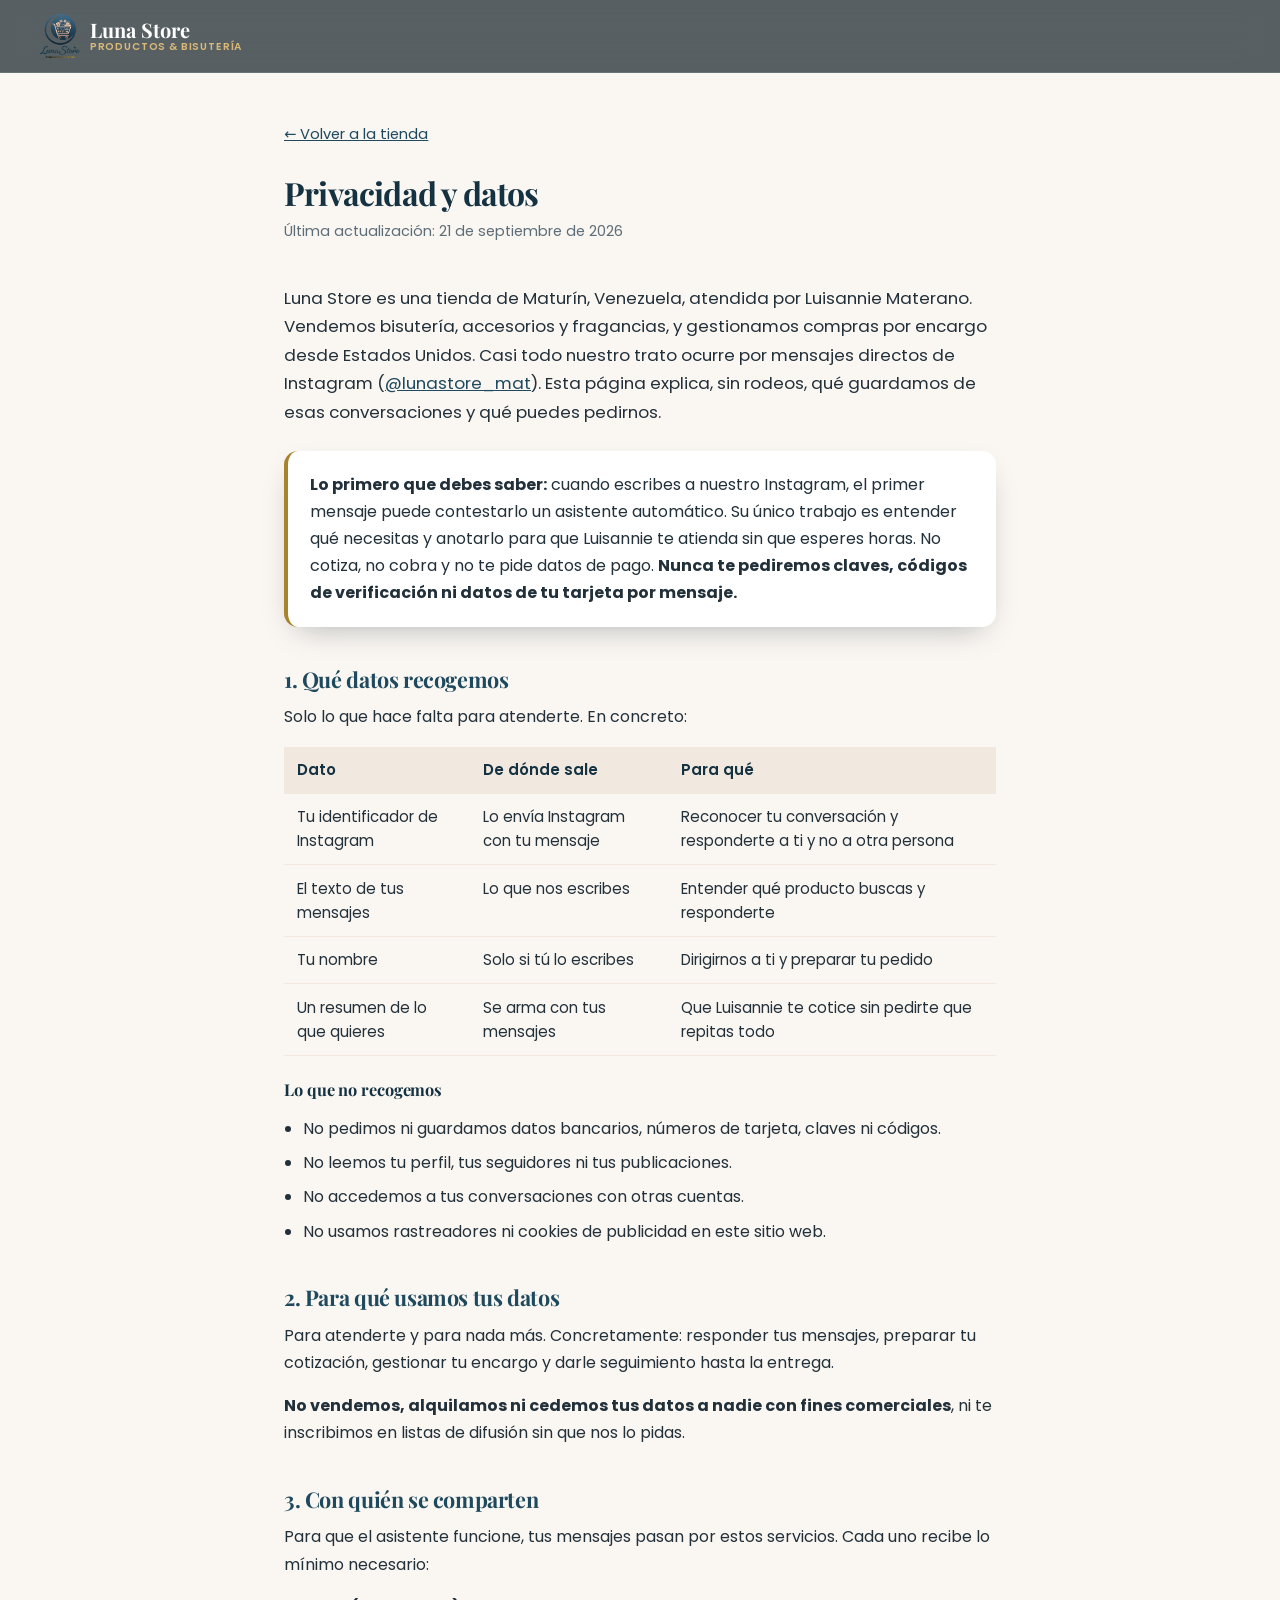
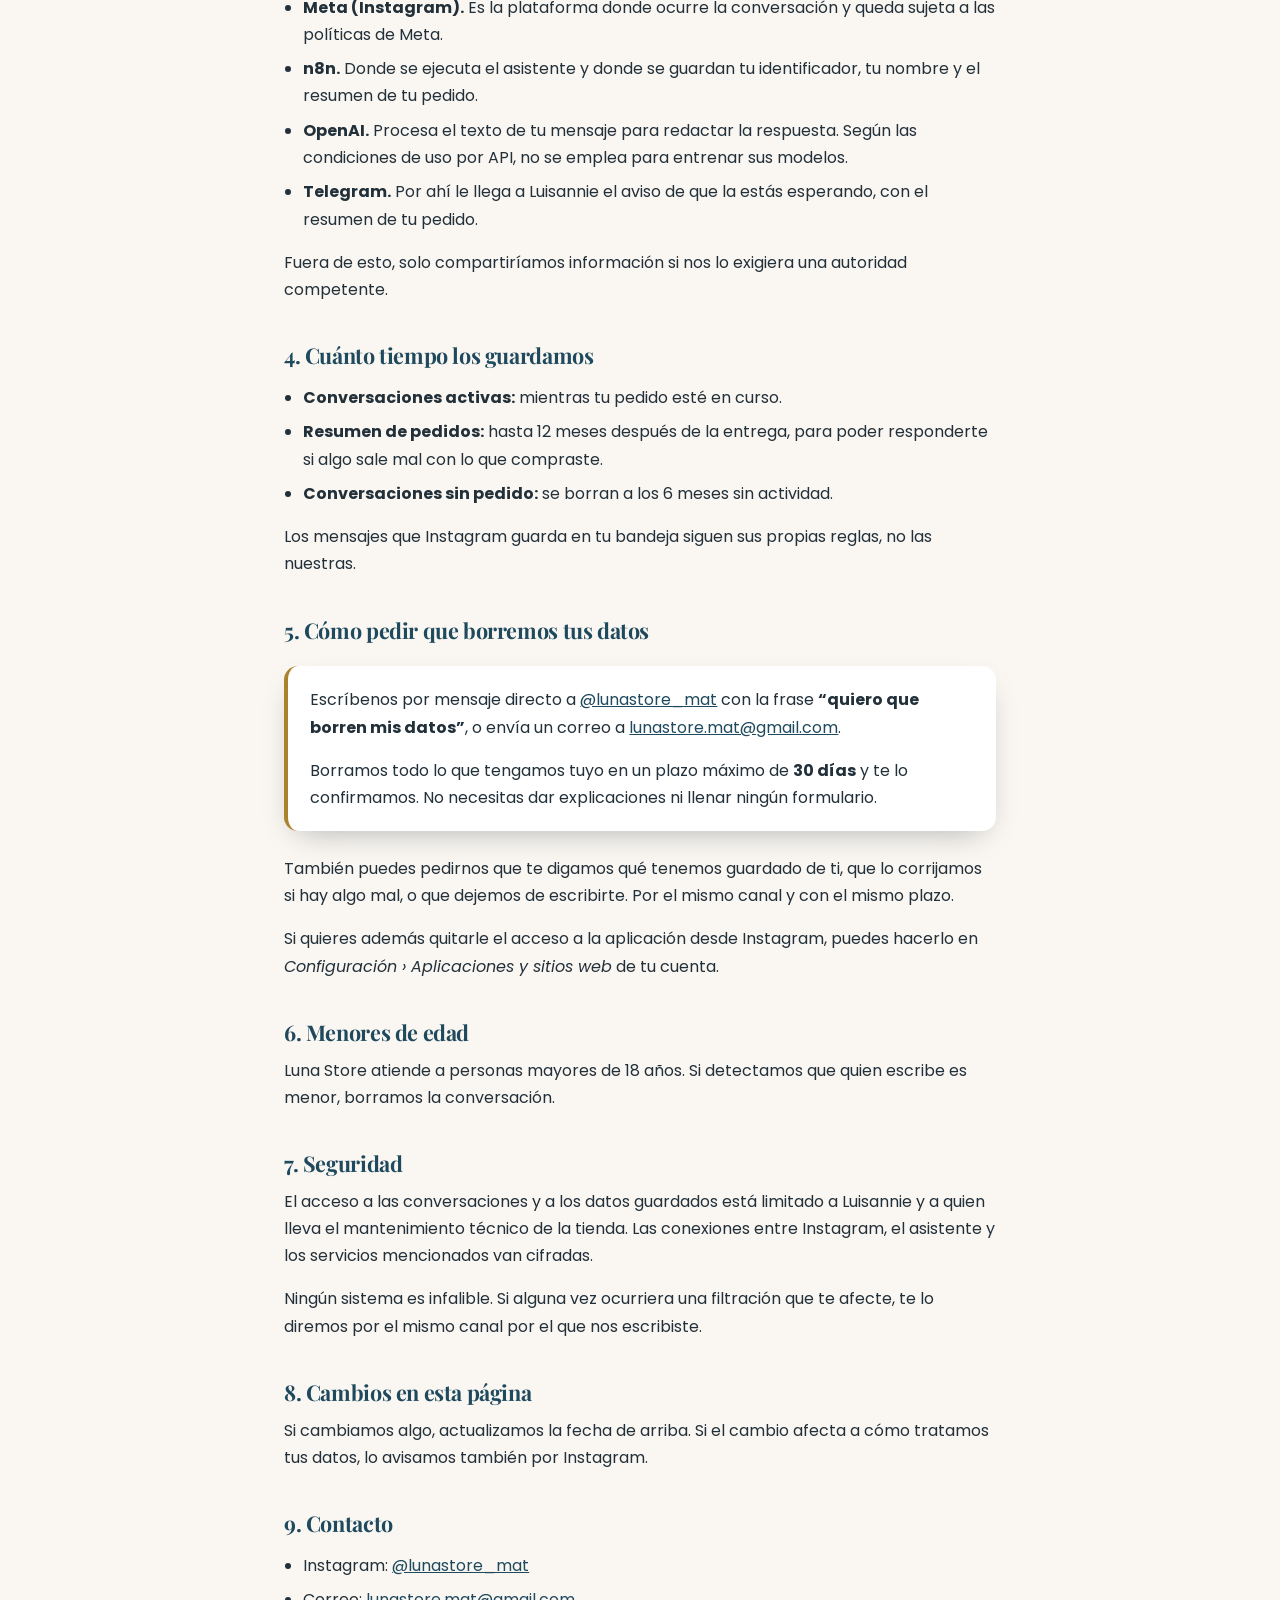
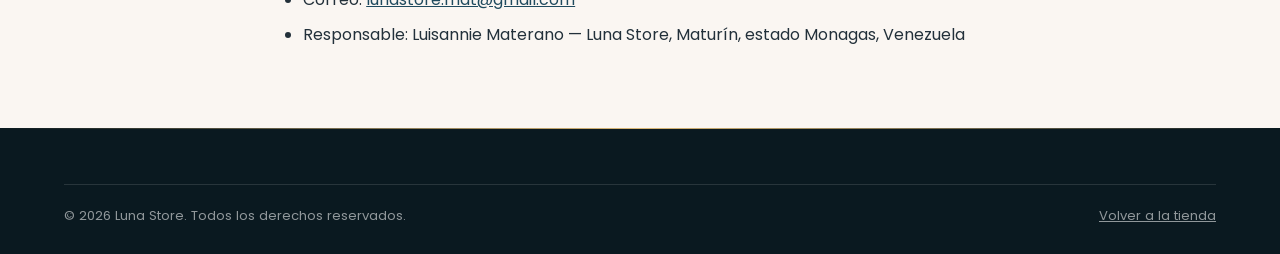
<file: privacidad.html>
<!DOCTYPE html>
<html lang="es">
<head>
<meta charset="UTF-8" />
<meta name="viewport" content="width=device-width, initial-scale=1.0" />
<title>Privacidad y datos | Luna Store</title>
<meta name="description" content="Qué datos recoge Luna Store cuando escribes por Instagram, para qué se usan, con quién se comparten y cómo pedir que los borremos." />
<meta name="theme-color" content="#0a1920" />
<meta name="robots" content="index, follow" />

<link rel="icon" type="image/png" sizes="32x32" href="assets/logo/web/favicon-32.png" />
<link rel="icon" type="image/png" sizes="192x192" href="assets/logo/web/favicon-192.png" />
<link rel="apple-touch-icon" href="assets/logo/web/favicon-180.png" />
<link rel="shortcut icon" href="assets/logo/web/favicon.ico" />

<link rel="preconnect" href="https://fonts.googleapis.com" />
<link rel="preconnect" href="https://fonts.gstatic.com" crossorigin />
<link href="https://fonts.googleapis.com/css2?family=Playfair+Display:wght@600;700&family=Poppins:wght@400;500;600;700&display=swap" rel="stylesheet" />

<link rel="stylesheet" href="styles.css" />

<style>
  .legal { padding: 3rem 0 4rem; background: var(--color-cream); }
  .legal .container { max-width: 760px; }
  .legal h1 { font-family: var(--font-display); color: var(--color-navy-dark); margin: 0 0 .5rem; line-height: 1.15; }
  .legal .updated { color: #5d6e78; font-size: .9rem; margin: 0 0 2.5rem; }
  .legal h2 { font-family: var(--font-display); color: var(--color-navy); font-size: 1.35rem; margin: 2.5rem 0 .75rem; }
  .legal h3 { color: var(--color-navy-dark); font-size: 1.02rem; margin: 1.5rem 0 .4rem; }
  .legal p, .legal li { color: var(--color-ink); line-height: 1.7; }
  .legal ul { padding-left: 1.2rem; }
  .legal li { margin-bottom: .45rem; }
  .legal a { color: var(--color-navy); }
  .legal .intro { font-size: 1.05rem; }
  .legal .callout {
    background: var(--color-white);
    border-left: 4px solid var(--color-gold);
    border-radius: var(--radius-md);
    padding: 1.25rem 1.4rem;
    margin: 1.5rem 0;
    box-shadow: var(--shadow-soft);
  }
  .legal .callout p:last-child { margin-bottom: 0; }
  .legal table { width: 100%; border-collapse: collapse; margin: 1rem 0 1.5rem; font-size: .94rem; }
  .legal th, .legal td { text-align: left; padding: .7rem .8rem; border-bottom: 1px solid var(--color-cream-dark); vertical-align: top; }
  .legal th { color: var(--color-navy-dark); font-weight: 600; background: var(--color-cream-dark); }
  .legal .back { display: inline-block; margin-bottom: 1.75rem; font-size: .92rem; }
  @media (max-width: 560px) {
    .legal table, .legal thead, .legal tbody, .legal tr, .legal th, .legal td { display: block; }
    .legal thead { display: none; }
    .legal tr { border-bottom: 1px solid var(--color-cream-dark); padding: .5rem 0; }
    .legal td { border: 0; padding: .25rem 0; }
    .legal td::before { content: attr(data-label) ": "; font-weight: 600; color: var(--color-navy-dark); }
  }
</style>
</head>
<body>

<a class="skip-link" href="#main">Saltar al contenido principal</a>

<header class="site-header">
  <div class="container header-inner">
    <a class="brand" href="index.html" aria-label="Luna Store, ir al inicio">
      <img src="assets/logo/web/logo-full.png" alt="Logotipo de Luna Store: carrito de compras con bisutería dentro de una luna creciente" width="44" height="49" />
      <span class="brand-text">
        <span class="brand-name">Luna Store</span>
        <span class="brand-tag">Productos &amp; Bisutería</span>
      </span>
    </a>
  </div>
</header>

<main id="main" class="legal">
  <div class="container">

    <a class="back" href="index.html">&larr; Volver a la tienda</a>

    <h1>Privacidad y datos</h1>
    <p class="updated">Última actualización: 21 de septiembre de 2026</p>

    <p class="intro">
      Luna Store es una tienda de Maturín, Venezuela, atendida por Luisannie Materano.
      Vendemos bisutería, accesorios y fragancias, y gestionamos compras por encargo desde
      Estados Unidos. Casi todo nuestro trato ocurre por mensajes directos de Instagram
      (<a href="https://ig.me/m/lunastore_mat" target="_blank" rel="noopener noreferrer">@lunastore_mat</a>).
      Esta página explica, sin rodeos, qué guardamos de esas conversaciones y qué puedes pedirnos.
    </p>

    <div class="callout">
      <p>
        <strong>Lo primero que debes saber:</strong> cuando escribes a nuestro Instagram, el primer
        mensaje puede contestarlo un asistente automático. Su único trabajo es entender qué necesitas
        y anotarlo para que Luisannie te atienda sin que esperes horas. No cotiza, no cobra y no te
        pide datos de pago. <strong>Nunca te pediremos claves, códigos de verificación ni datos de tu
        tarjeta por mensaje.</strong>
      </p>
    </div>

    <h2>1. Qué datos recogemos</h2>
    <p>Solo lo que hace falta para atenderte. En concreto:</p>
    <table>
      <thead>
        <tr><th>Dato</th><th>De dónde sale</th><th>Para qué</th></tr>
      </thead>
      <tbody>
        <tr>
          <td data-label="Dato">Tu identificador de Instagram</td>
          <td data-label="De dónde sale">Lo envía Instagram con tu mensaje</td>
          <td data-label="Para qué">Reconocer tu conversación y responderte a ti y no a otra persona</td>
        </tr>
        <tr>
          <td data-label="Dato">El texto de tus mensajes</td>
          <td data-label="De dónde sale">Lo que nos escribes</td>
          <td data-label="Para qué">Entender qué producto buscas y responderte</td>
        </tr>
        <tr>
          <td data-label="Dato">Tu nombre</td>
          <td data-label="De dónde sale">Solo si tú lo escribes</td>
          <td data-label="Para qué">Dirigirnos a ti y preparar tu pedido</td>
        </tr>
        <tr>
          <td data-label="Dato">Un resumen de lo que quieres</td>
          <td data-label="De dónde sale">Se arma con tus mensajes</td>
          <td data-label="Para qué">Que Luisannie te cotice sin pedirte que repitas todo</td>
        </tr>
      </tbody>
    </table>

    <h3>Lo que no recogemos</h3>
    <ul>
      <li>No pedimos ni guardamos datos bancarios, números de tarjeta, claves ni códigos.</li>
      <li>No leemos tu perfil, tus seguidores ni tus publicaciones.</li>
      <li>No accedemos a tus conversaciones con otras cuentas.</li>
      <li>No usamos rastreadores ni cookies de publicidad en este sitio web.</li>
    </ul>

    <h2>2. Para qué usamos tus datos</h2>
    <p>Para atenderte y para nada más. Concretamente: responder tus mensajes, preparar tu cotización,
      gestionar tu encargo y darle seguimiento hasta la entrega.</p>
    <p><strong>No vendemos, alquilamos ni cedemos tus datos a nadie con fines comerciales</strong>,
      ni te inscribimos en listas de difusión sin que nos lo pidas.</p>

    <h2>3. Con quién se comparten</h2>
    <p>Para que el asistente funcione, tus mensajes pasan por estos servicios. Cada uno recibe lo
      mínimo necesario:</p>
    <ul>
      <li><strong>Meta (Instagram).</strong> Es la plataforma donde ocurre la conversación y queda
        sujeta a las políticas de Meta.</li>
      <li><strong>n8n.</strong> Donde se ejecuta el asistente y donde se guardan tu identificador,
        tu nombre y el resumen de tu pedido.</li>
      <li><strong>OpenAI.</strong> Procesa el texto de tu mensaje para redactar la respuesta. Según
        las condiciones de uso por API, no se emplea para entrenar sus modelos.</li>
      <li><strong>Telegram.</strong> Por ahí le llega a Luisannie el aviso de que la estás esperando,
        con el resumen de tu pedido.</li>
    </ul>
    <p>Fuera de esto, solo compartiríamos información si nos lo exigiera una autoridad competente.</p>

    <h2>4. Cuánto tiempo los guardamos</h2>
    <ul>
      <li><strong>Conversaciones activas:</strong> mientras tu pedido esté en curso.</li>
      <li><strong>Resumen de pedidos:</strong> hasta 12 meses después de la entrega, para poder
        responderte si algo sale mal con lo que compraste.</li>
      <li><strong>Conversaciones sin pedido:</strong> se borran a los 6 meses sin actividad.</li>
    </ul>
    <p>Los mensajes que Instagram guarda en tu bandeja siguen sus propias reglas, no las nuestras.</p>

    <h2 id="borrar">5. Cómo pedir que borremos tus datos</h2>
    <div class="callout">
      <p>
        Escríbenos por mensaje directo a
        <a href="https://ig.me/m/lunastore_mat" target="_blank" rel="noopener noreferrer">@lunastore_mat</a>
        con la frase <strong>“quiero que borren mis datos”</strong>, o envía un correo a
        <a href="mailto:lunastore.mat@gmail.com">lunastore.mat@gmail.com</a>.
      </p>
      <p>
        Borramos todo lo que tengamos tuyo en un plazo máximo de <strong>30 días</strong> y te lo
        confirmamos. No necesitas dar explicaciones ni llenar ningún formulario.
      </p>
    </div>
    <p>También puedes pedirnos que te digamos qué tenemos guardado de ti, que lo corrijamos si hay
      algo mal, o que dejemos de escribirte. Por el mismo canal y con el mismo plazo.</p>
    <p>Si quieres además quitarle el acceso a la aplicación desde Instagram, puedes hacerlo en
      <em>Configuración &rsaquo; Aplicaciones y sitios web</em> de tu cuenta.</p>

    <h2>6. Menores de edad</h2>
    <p>Luna Store atiende a personas mayores de 18 años. Si detectamos que quien escribe es menor,
      borramos la conversación.</p>

    <h2>7. Seguridad</h2>
    <p>El acceso a las conversaciones y a los datos guardados está limitado a Luisannie y a quien
      lleva el mantenimiento técnico de la tienda. Las conexiones entre Instagram, el asistente y
      los servicios mencionados van cifradas.</p>
    <p>Ningún sistema es infalible. Si alguna vez ocurriera una filtración que te afecte, te lo
      diremos por el mismo canal por el que nos escribiste.</p>

    <h2>8. Cambios en esta página</h2>
    <p>Si cambiamos algo, actualizamos la fecha de arriba. Si el cambio afecta a cómo tratamos tus
      datos, lo avisamos también por Instagram.</p>

    <h2>9. Contacto</h2>
    <ul>
      <li>Instagram: <a href="https://www.instagram.com/lunastore_mat/" target="_blank" rel="noopener noreferrer">@lunastore_mat</a></li>
      <li>Correo: <a href="mailto:lunastore.mat@gmail.com">lunastore.mat@gmail.com</a></li>
      <li>Responsable: Luisannie Materano — Luna Store, Maturín, estado Monagas, Venezuela</li>
    </ul>

  </div>
</main>

<footer class="site-footer">
  <div class="container">
    <div class="footer-bottom">
      <span>&copy; <span id="current-year">2026</span> Luna Store. Todos los derechos reservados.</span>
      <span><a href="index.html">Volver a la tienda</a></span>
    </div>
  </div>
</footer>

<script>
  document.getElementById('current-year').textContent = new Date().getFullYear();
</script>

<script src="ig-app.js"></script>
</body>
</html>
</file>
<file: styles.css>
/* ============================================================
   Luna Store — hoja de estilos
   Dirección: ultra-premium, mezcla dark / light / glass / luxury.
   Paleta derivada del logo: azul noche, blush rosado, dorado.
   ============================================================ */

:root {
  --color-navy: #1f4a5e;
  --color-navy-dark: #143241;
  --color-navy-deep: #0a1920;
  --color-blush: #e3b39a;
  --color-blush-light: #f3ddce;
  --color-gold: #a9822c;
  --color-gold-light: #dab878;
  --color-cream: #faf6f2;
  --color-cream-dark: #f1e8e0;
  --color-ink: #22303a;
  --color-white: #ffffff;

  --glass-dark-bg: rgba(10, 25, 32, 0.68);
  --glass-dark-bg-strong: rgba(8, 20, 26, 0.86);
  --glass-dark-border: rgba(255, 255, 255, 0.12);
  --glass-light-bg: rgba(255, 255, 255, 0.55);
  --glass-light-border: rgba(255, 255, 255, 0.7);

  --font-display: "Playfair Display", Georgia, "Times New Roman", serif;
  --font-body: "Poppins", "Segoe UI", system-ui, -apple-system, sans-serif;

  --radius-md: 14px;
  --radius-lg: 24px;
  --radius-xl: 32px;
  --shadow-soft: 0 12px 30px -14px rgba(10, 25, 32, 0.35);
  --shadow-strong: 0 24px 60px -20px rgba(10, 25, 32, 0.5);
  --shadow-gold: 0 14px 34px -12px rgba(169, 130, 44, 0.5);
  --transition: 220ms ease;
  --transition-slow: 480ms cubic-bezier(0.22, 0.61, 0.36, 1);

  --container-width: 1200px;
}

*,
*::before,
*::after {
  box-sizing: border-box;
}

html {
  scroll-behavior: smooth;
}

@media (prefers-reduced-motion: reduce) {
  html {
    scroll-behavior: auto;
  }
  *,
  *::before,
  *::after {
    animation-duration: 0.001ms !important;
    animation-iteration-count: 1 !important;
    transition-duration: 0.001ms !important;
    scroll-behavior: auto !important;
  }
}

body {
  margin: 0;
  font-family: var(--font-body);
  color: var(--color-ink);
  background: var(--color-cream);
  line-height: 1.6;
  -webkit-font-smoothing: antialiased;
  -webkit-tap-highlight-color: transparent;
}

img {
  max-width: 100%;
  display: block;
}

a {
  color: inherit;
}

h1,
h2,
h3,
h4 {
  font-family: var(--font-display);
  color: var(--color-navy-dark);
  line-height: 1.15;
  margin: 0 0 0.6em;
}

/* Tracking is size-specific: large display type reads too loose at 0 and
   needs negative tracking to look drawn, not spaced; small headings
   (product titles) get looser leading instead, tracking near 0. */
h1 {
  letter-spacing: -0.025em;
}

h2 {
  letter-spacing: -0.018em;
}

h3,
h4 {
  letter-spacing: -0.006em;
}

p {
  margin: 0 0 1em;
}

.container {
  width: 100%;
  max-width: var(--container-width);
  margin: 0 auto;
  padding: 0 24px;
}

.section {
  padding: 108px 0;
}

.section--alt {
  background: var(--color-cream-dark);
}

.section-heading {
  text-align: center;
  max-width: 680px;
  margin: 0 auto 56px;
}

.eyebrow {
  display: inline-flex;
  align-items: center;
  gap: 10px;
  font-size: 0.78rem;
  letter-spacing: 0.16em;
  text-transform: uppercase;
  color: var(--color-gold);
  font-weight: 600;
  margin-bottom: 14px;
}

.eyebrow::before {
  content: "";
  width: 22px;
  height: 1px;
  background: currentColor;
  opacity: 0.7;
}

.section-heading h2 {
  font-size: clamp(1.8rem, 3.2vw, 2.6rem);
}

.section-heading p {
  color: #4c5a63;
  font-size: 1.05rem;
}

/* Skip link */
.skip-link {
  position: absolute;
  left: -999px;
  top: auto;
  background: var(--color-navy-deep);
  color: var(--color-white);
  padding: 12px 20px;
  border-radius: var(--radius-md);
  z-index: 1000;
}

.skip-link:focus {
  left: 16px;
  top: 16px;
}

/* Focus visibility */
a:focus-visible,
button:focus-visible,
input:focus-visible,
select:focus-visible {
  outline: 3px solid var(--color-gold);
  outline-offset: 3px;
}

/* ---------------- Buttons ---------------- */

.btn {
  display: inline-flex;
  align-items: center;
  justify-content: center;
  gap: 8px;
  font-family: var(--font-body);
  font-weight: 600;
  font-size: 0.95rem;
  padding: 15px 30px;
  border-radius: 999px;
  border: 2px solid transparent;
  cursor: pointer;
  text-decoration: none;
  transition: transform var(--transition), box-shadow var(--transition), background var(--transition), color var(--transition);
  white-space: nowrap;
}

.btn:hover {
  transform: translateY(-2px);
}

.btn-primary {
  position: relative;
  overflow: hidden;
  background: linear-gradient(120deg, var(--color-blush) 0%, var(--color-gold-light) 100%);
  color: var(--color-navy-deep);
  box-shadow: var(--shadow-gold);
  isolation: isolate;
}

.btn-primary::before {
  content: "";
  position: absolute;
  inset: -60%;
  background: radial-gradient(circle at var(--mx, 50%) var(--my, 50%), rgba(255, 255, 255, 0.75), transparent 55%);
  opacity: 0;
  transition: opacity 320ms ease;
  z-index: -1;
  pointer-events: none;
}

.btn-primary:hover,
.btn-primary:focus-visible {
  box-shadow: 0 18px 40px -12px rgba(169, 130, 44, 0.65);
}

.btn-primary:hover::before,
.btn-primary:focus-visible::before {
  opacity: 1;
}

.btn-secondary {
  background: transparent;
  color: var(--color-navy);
  border-color: var(--color-navy);
}

.btn-secondary:hover {
  background: var(--color-navy);
  color: var(--color-white);
}

.btn-outline-light {
  background: transparent;
  color: var(--color-white);
  border-color: rgba(255, 255, 255, 0.55);
}

.btn-outline-light:hover {
  background: rgba(255, 255, 255, 0.12);
  border-color: rgba(255, 255, 255, 0.9);
  backdrop-filter: blur(6px);
}

.btn-small {
  padding: 10px 20px;
  font-size: 0.85rem;
}

.btn svg {
  width: 18px;
  height: 18px;
  flex-shrink: 0;
}

/* ---------------- Header (glass, always dark) ---------------- */

.site-header {
  position: sticky;
  top: 0;
  z-index: 100;
  background: var(--glass-dark-bg);
  backdrop-filter: blur(18px) saturate(140%);
  -webkit-backdrop-filter: blur(18px) saturate(140%);
  border-bottom: 1px solid var(--glass-dark-border);
  transition: background var(--transition), box-shadow var(--transition);
}

.site-header.is-scrolled {
  background: var(--glass-dark-bg-strong);
  box-shadow: 0 12px 30px -18px rgba(0, 0, 0, 0.6);
}

.header-inner {
  display: flex;
  align-items: center;
  justify-content: space-between;
  padding: 14px 0;
  gap: 16px;
}

.brand {
  display: flex;
  align-items: center;
  gap: 10px;
  text-decoration: none;
  font-family: var(--font-display);
  color: var(--color-white);
}

.brand img {
  height: 44px;
  width: auto;
}

.brand-text {
  display: flex;
  flex-direction: column;
  line-height: 1.1;
}

.brand-name {
  font-size: 1.25rem;
  font-weight: 700;
  color: var(--color-white);
}

.brand-tag {
  font-size: 0.65rem;
  letter-spacing: 0.08em;
  text-transform: uppercase;
  color: var(--color-gold-light);
  font-family: var(--font-body);
  font-weight: 600;
}

.main-nav {
  display: flex;
  align-items: center;
  gap: 28px;
}

.main-nav a {
  text-decoration: none;
  font-size: 0.95rem;
  font-weight: 500;
  color: rgba(255, 255, 255, 0.82);
  position: relative;
  padding: 6px 2px;
  transition: color var(--transition);
}

.main-nav a:hover,
.main-nav a:focus-visible {
  color: var(--color-white);
}

.main-nav a::after {
  content: "";
  position: absolute;
  left: 0;
  bottom: 0;
  width: 0;
  height: 2px;
  background: linear-gradient(90deg, var(--color-gold-light), var(--color-blush));
  transition: width var(--transition);
}

.main-nav a:hover::after,
.main-nav a:focus-visible::after {
  width: 100%;
}

.header-cta {
  display: flex;
  align-items: center;
  gap: 14px;
}

.nav-toggle {
  display: none;
  background: transparent;
  border: 2px solid rgba(255, 255, 255, 0.35);
  border-radius: 10px;
  padding: 8px;
  cursor: pointer;
}

.nav-toggle span,
.nav-toggle span::before,
.nav-toggle span::after {
  content: "";
  display: block;
  width: 22px;
  height: 2px;
  background: var(--color-white);
  position: relative;
  transition: transform var(--transition);
}

.nav-toggle span::before {
  position: absolute;
  top: -7px;
}

.nav-toggle span::after {
  position: absolute;
  top: 7px;
}

/* ---------------- Hero ---------------- */

.hero {
  position: relative;
  padding: 128px 0 148px;
  background: linear-gradient(165deg, var(--color-navy-deep) 0%, var(--color-navy-dark) 55%, var(--color-navy) 100%);
  color: var(--color-white);
  overflow: hidden;
}

.hero::before {
  content: "";
  position: absolute;
  inset: 0;
  background: radial-gradient(circle at 85% 15%, rgba(227, 179, 154, 0.28), transparent 55%),
    radial-gradient(circle at 8% 92%, rgba(169, 130, 44, 0.22), transparent 50%),
    radial-gradient(circle at 50% 0%, rgba(255, 255, 255, 0.05), transparent 60%);
  pointer-events: none;
}

.hero-inner {
  position: relative;
  display: grid;
  grid-template-columns: 1.1fr 0.9fr;
  gap: 48px;
  align-items: center;
}

.hero-content .eyebrow {
  color: var(--color-blush-light);
}

.hero-content h1 {
  color: var(--color-white);
  font-size: clamp(2.3rem, 4.6vw, 3.6rem);
  margin-bottom: 22px;
}

.hero-content h1 em {
  font-style: italic;
  background: linear-gradient(120deg, var(--color-blush-light), var(--color-gold-light));
  -webkit-background-clip: text;
  background-clip: text;
  color: transparent;
}

.hero-content p {
  font-size: 1.1rem;
  color: rgba(255, 255, 255, 0.82);
  max-width: 520px;
}

.hero-actions {
  display: flex;
  flex-wrap: wrap;
  gap: 16px;
  margin-top: 30px;
}

.hero-badges {
  display: flex;
  flex-wrap: wrap;
  gap: 14px;
  margin-top: 44px;
}

.hero-badge {
  display: flex;
  align-items: center;
  gap: 10px;
  font-size: 0.88rem;
  color: rgba(255, 255, 255, 0.88);
  background: rgba(255, 255, 255, 0.06);
  border: 1px solid var(--glass-dark-border);
  backdrop-filter: blur(10px);
  border-radius: 16px;
  padding: 14px 18px;
}

.hero-badge strong {
  display: block;
  font-family: var(--font-display);
  font-size: 1.3rem;
  color: var(--color-blush-light);
}

.hero-visual {
  position: relative;
  display: grid;
  grid-template-columns: repeat(2, 1fr);
  gap: 16px;
  will-change: transform;
}

.hero-visual figure {
  margin: 0;
  border-radius: var(--radius-lg);
  overflow: hidden;
  box-shadow: var(--shadow-strong);
  aspect-ratio: 3 / 4;
  border: 1px solid rgba(255, 255, 255, 0.12);
}

.hero-visual figure:nth-child(2) {
  margin-top: 32px;
}

.hero-visual img {
  width: 100%;
  height: 100%;
  object-fit: cover;
  transition: transform 500ms ease;
}

.hero-visual figure:hover img {
  transform: scale(1.06);
}

.scroll-cue {
  position: absolute;
  left: 50%;
  bottom: 28px;
  transform: translateX(-50%);
  display: flex;
  flex-direction: column;
  align-items: center;
  gap: 6px;
  color: rgba(255, 255, 255, 0.55);
  font-size: 0.7rem;
  letter-spacing: 0.14em;
  text-transform: uppercase;
  z-index: 1;
}

.scroll-cue svg {
  width: 16px;
  height: 16px;
  animation: cue-bounce 1.8s ease-in-out infinite;
}

@keyframes cue-bounce {
  0%, 100% { transform: translateY(0); opacity: 0.6; }
  50% { transform: translateY(6px); opacity: 1; }
}

@media (max-width: 880px) {
  .scroll-cue {
    display: none;
  }
}

/* ---------------- Category chips (intro) ---------------- */

.categories {
  display: grid;
  grid-template-columns: repeat(auto-fit, minmax(220px, 1fr));
  gap: 24px;
}

.category-card {
  background: var(--color-white);
  border-radius: var(--radius-lg);
  padding: 30px 24px;
  text-align: center;
  box-shadow: var(--shadow-soft);
  transition: transform var(--transition-slow), box-shadow var(--transition-slow), border-color var(--transition);
  border: 1px solid rgba(31, 74, 94, 0.06);
}

.category-card:hover {
  transform: translateY(-6px);
  box-shadow: var(--shadow-strong);
  border-color: rgba(169, 130, 44, 0.3);
}

.category-icon {
  width: 56px;
  height: 56px;
  margin: 0 auto 16px;
  display: flex;
  align-items: center;
  justify-content: center;
  border-radius: 50%;
  background: var(--color-blush-light);
  color: var(--color-navy);
}

.category-icon svg {
  width: 28px;
  height: 28px;
}

.category-card h3 {
  font-size: 1.15rem;
  margin-bottom: 8px;
}

.category-card p {
  font-size: 0.92rem;
  color: #5a6771;
  margin-bottom: 0;
}

/* ---------------- Catalog / filters ---------------- */

.filter-bar {
  display: flex;
  flex-wrap: wrap;
  gap: 12px;
  justify-content: center;
  margin-bottom: 44px;
}

.filter-btn {
  border: 2px solid var(--color-navy);
  background: transparent;
  color: var(--color-navy);
  padding: 9px 20px;
  border-radius: 999px;
  font-size: 0.88rem;
  font-weight: 600;
  cursor: pointer;
  transition: background var(--transition), color var(--transition), transform var(--transition);
}

.filter-btn:hover {
  background: rgba(31, 74, 94, 0.08);
}

.filter-btn[aria-pressed="true"] {
  background: var(--color-navy);
  color: var(--color-white);
  transform: translateY(-1px);
}

.product-grid {
  display: grid;
  grid-template-columns: repeat(auto-fill, minmax(250px, 1fr));
  gap: 28px;
}

.product-card {
  background: var(--color-white);
  border-radius: var(--radius-lg);
  overflow: hidden;
  box-shadow: var(--shadow-soft);
  transition: transform var(--transition-slow), box-shadow var(--transition-slow),
    opacity 320ms ease, transform 320ms ease;
  display: flex;
  flex-direction: column;
}

.product-card:hover {
  transform: translateY(-6px);
  box-shadow: var(--shadow-strong);
}

.product-card.is-filtering-out {
  opacity: 0;
  transform: scale(0.94);
  pointer-events: none;
}

.product-card.is-hidden {
  display: none;
}

.product-media {
  position: relative;
  aspect-ratio: 4 / 5;
  overflow: hidden;
  background: var(--color-cream-dark);
}

.product-media img {
  width: 100%;
  height: 100%;
  object-fit: cover;
  transition: transform 500ms ease;
}

.product-card:hover .product-media img {
  transform: scale(1.05);
}

.product-tag {
  position: absolute;
  top: 12px;
  left: 12px;
  background: var(--glass-dark-bg-strong);
  backdrop-filter: blur(6px);
  color: var(--color-white);
  font-size: 0.72rem;
  letter-spacing: 0.05em;
  text-transform: uppercase;
  padding: 6px 12px;
  border-radius: 999px;
  font-weight: 600;
}

.product-body {
  padding: 20px 22px 24px;
  display: flex;
  flex-direction: column;
  flex: 1;
}

.product-body h3 {
  font-size: 1.1rem;
  line-height: 1.3;
  margin-bottom: 6px;
}

.product-body p {
  font-size: 0.9rem;
  color: #5a6771;
  margin-bottom: 16px;
  flex: 1;
}

.product-availability {
  display: inline-flex;
  align-items: center;
  gap: 6px;
  font-size: 0.82rem;
  font-weight: 600;
  color: var(--color-gold);
  margin-bottom: 14px;
}

.no-results {
  text-align: center;
  padding: 40px 20px;
  color: #5a6771;
  display: none;
}

.no-results.is-visible {
  display: block;
}

/* ---------------- Process / steps ---------------- */

.steps {
  display: grid;
  grid-template-columns: repeat(auto-fit, minmax(230px, 1fr));
  gap: 28px;
  counter-reset: step;
}

.step-card {
  position: relative;
  background: var(--color-white);
  border-radius: var(--radius-lg);
  padding: 32px 24px 24px;
  box-shadow: var(--shadow-soft);
  transition: transform var(--transition-slow), box-shadow var(--transition-slow);
}

.step-card:hover {
  transform: translateY(-4px);
  box-shadow: var(--shadow-strong);
}

.step-number {
  position: absolute;
  top: -18px;
  left: 24px;
  width: 40px;
  height: 40px;
  border-radius: 50%;
  background: linear-gradient(135deg, var(--color-gold-light), var(--color-gold));
  color: var(--color-navy-deep);
  font-family: var(--font-display);
  font-weight: 700;
  display: flex;
  align-items: center;
  justify-content: center;
  box-shadow: var(--shadow-soft);
}

.step-icon {
  width: 48px;
  height: 48px;
  border-radius: 14px;
  background: var(--color-navy);
  color: var(--color-white);
  display: flex;
  align-items: center;
  justify-content: center;
  margin: 4px 0 16px;
}

.step-icon svg {
  width: 24px;
  height: 24px;
}

.step-card h3 {
  font-size: 1.1rem;
  margin: 0 0 8px;
}

.step-card p {
  font-size: 0.92rem;
  color: #5a6771;
  margin-bottom: 0;
}

/* Connector between steps on wide screens */
@media (min-width: 1024px) {
  .step-card:not(:last-child)::after {
    content: "";
    position: absolute;
    top: 56px;
    right: -18px;
    width: 12px;
    height: 12px;
    border-top: 2px solid var(--color-gold);
    border-right: 2px solid var(--color-gold);
    transform: rotate(45deg);
    opacity: 0.55;
  }
}

/* Scroll reveal (class added by script.js only when JS + IntersectionObserver run,
   so content stays visible with no-JS). Uses @keyframes rather than `transition`
   so it doesn't clobber the hover transition already declared on cards. */
.reveal {
  opacity: 0;
  transform: translateY(20px);
}

.reveal.is-visible {
  animation: reveal-in 620ms cubic-bezier(0.22, 0.61, 0.36, 1) forwards;
}

@keyframes reveal-in {
  to {
    opacity: 1;
    transform: translateY(0);
  }
}

/* First-viewport entrance: restrained, editorial and independent from scroll. */
@media (prefers-reduced-motion: no-preference) {
  .hero-content > * {
    opacity: 0;
    animation: hero-copy-in 720ms cubic-bezier(0.22, 0.61, 0.36, 1) forwards;
  }

  .hero-content > :nth-child(2) { animation-delay: 90ms; }
  .hero-content > :nth-child(3) { animation-delay: 170ms; }
  .hero-content > :nth-child(4) { animation-delay: 250ms; }
  .hero-content > :nth-child(5) { animation-delay: 330ms; }

  .hero-visual figure {
    opacity: 0;
    animation: hero-image-in 900ms 180ms cubic-bezier(0.22, 0.61, 0.36, 1) forwards;
  }

  .hero-visual figure:nth-child(2) { animation-delay: 320ms; }

  @keyframes hero-copy-in {
    from { transform: translateY(18px); }
    to { opacity: 1; transform: translateY(0); }
  }

  @keyframes hero-image-in {
    from { transform: translateY(24px) scale(0.985); filter: blur(5px); }
    to { opacity: 1; transform: translateY(0) scale(1); filter: blur(0); }
  }
}

/* ---------------- Benefits ---------------- */

.benefits-grid {
  display: grid;
  grid-template-columns: repeat(auto-fit, minmax(240px, 1fr));
  gap: 24px;
}

.benefit-card {
  display: flex;
  gap: 16px;
  background: var(--color-white);
  border-radius: var(--radius-lg);
  padding: 24px;
  box-shadow: var(--shadow-soft);
  transition: transform var(--transition-slow), box-shadow var(--transition-slow);
}

.benefit-card:hover {
  transform: translateY(-4px);
  box-shadow: var(--shadow-strong);
}

.benefit-icon {
  flex-shrink: 0;
  width: 48px;
  height: 48px;
  border-radius: 14px;
  background: var(--color-navy);
  color: var(--color-white);
  display: flex;
  align-items: center;
  justify-content: center;
}

.benefit-icon svg {
  width: 24px;
  height: 24px;
}

.benefit-card h3 {
  font-size: 1.05rem;
  margin-bottom: 6px;
}

.benefit-card p {
  font-size: 0.9rem;
  color: #5a6771;
  margin-bottom: 0;
}

/* ---------------- Experience banner ---------------- */

.experience {
  position: relative;
  overflow: hidden;
  background: linear-gradient(135deg, var(--color-navy-deep), var(--color-navy));
  color: var(--color-white);
  border-radius: var(--radius-xl);
  padding: 60px 44px;
  display: grid;
  grid-template-columns: 1fr auto;
  gap: 32px;
  align-items: center;
  border: 1px solid var(--glass-dark-border);
}

.experience::before {
  content: "";
  position: absolute;
  inset: 0;
  background: radial-gradient(circle at 90% 10%, rgba(227, 179, 154, 0.18), transparent 55%);
  pointer-events: none;
}

.experience h2 {
  color: var(--color-white);
  font-size: clamp(1.6rem, 3vw, 2.2rem);
  margin-bottom: 12px;
}

.experience p {
  color: rgba(255, 255, 255, 0.85);
  max-width: 560px;
  margin-bottom: 0;
}

.experience-figure {
  text-align: center;
}

.experience-figure .big-number {
  font-family: var(--font-display);
  font-size: clamp(3rem, 6vw, 4.5rem);
  background: linear-gradient(120deg, var(--color-blush-light), var(--color-gold-light));
  -webkit-background-clip: text;
  background-clip: text;
  color: transparent;
  line-height: 1;
  letter-spacing: -0.03em;
}

.experience-figure .big-label {
  display: block;
  font-size: 0.85rem;
  text-transform: uppercase;
  letter-spacing: 0.1em;
  color: rgba(255, 255, 255, 0.75);
  margin-top: 8px;
}

/* ---------------- FAQ ---------------- */

.faq-list {
  max-width: 780px;
  margin: 0 auto;
  display: flex;
  flex-direction: column;
  gap: 14px;
}

.faq-item {
  background: var(--color-white);
  border-radius: var(--radius-md);
  box-shadow: var(--shadow-soft);
  overflow: hidden;
  border: 1px solid transparent;
  transition: border-color var(--transition);
}

.faq-item.is-open {
  border-color: rgba(169, 130, 44, 0.25);
}

.faq-question {
  width: 100%;
  text-align: left;
  background: none;
  border: none;
  padding: 20px 24px;
  font-family: var(--font-body);
  font-size: 1rem;
  font-weight: 600;
  color: var(--color-navy-dark);
  display: flex;
  align-items: center;
  justify-content: space-between;
  gap: 16px;
  cursor: pointer;
}

.faq-question .faq-icon {
  flex-shrink: 0;
  width: 22px;
  height: 22px;
  color: var(--color-gold);
  transition: transform var(--transition);
}

.faq-question[aria-expanded="true"] .faq-icon {
  transform: rotate(45deg);
}

.faq-answer {
  max-height: 0;
  overflow: hidden;
  transition: max-height 320ms ease, padding var(--transition);
  padding: 0 24px;
}

.faq-answer p {
  color: #5a6771;
  font-size: 0.94rem;
  margin-bottom: 20px;
}

/* ---------------- Final CTA ---------------- */

.final-cta {
  position: relative;
  overflow: hidden;
  background: linear-gradient(135deg, var(--color-blush), var(--color-blush-light));
  border-radius: var(--radius-xl);
  padding: 60px 40px;
  text-align: center;
  border: 1px solid rgba(255, 255, 255, 0.5);
}

.final-cta::before {
  content: "";
  position: absolute;
  inset: 0;
  background: radial-gradient(circle at 15% 20%, rgba(255, 255, 255, 0.5), transparent 55%);
  pointer-events: none;
}

.final-cta h2 {
  font-size: clamp(1.7rem, 3vw, 2.3rem);
}

.final-cta p {
  max-width: 560px;
  margin: 0 auto 28px;
  color: #4c3a2f;
}

.final-cta .btn-actions {
  display: flex;
  justify-content: center;
  gap: 16px;
  flex-wrap: wrap;
}

/* ---------------- Footer ---------------- */

.site-footer {
  position: relative;
  background: var(--color-navy-deep);
  color: rgba(255, 255, 255, 0.8);
  padding: 56px 0 28px;
}

.site-footer::before {
  content: "";
  position: absolute;
  top: 0;
  left: 0;
  right: 0;
  height: 1px;
  background: linear-gradient(90deg, transparent, var(--color-gold-light), transparent);
}

.footer-grid {
  display: grid;
  grid-template-columns: 1.4fr 1fr 1fr;
  gap: 32px;
  margin-bottom: 32px;
}

.footer-brand {
  display: flex;
  align-items: center;
  gap: 10px;
  margin-bottom: 14px;
}

.footer-brand img {
  height: 40px;
}

.footer-brand span {
  font-family: var(--font-display);
  font-size: 1.2rem;
  color: var(--color-white);
}

.footer-col h4 {
  color: var(--color-white);
  font-size: 0.95rem;
  text-transform: uppercase;
  letter-spacing: 0.06em;
  margin-bottom: 14px;
}

.footer-col ul {
  list-style: none;
  padding: 0;
  margin: 0;
  display: flex;
  flex-direction: column;
  gap: 10px;
}

.footer-col a {
  text-decoration: none;
  font-size: 0.92rem;
  color: rgba(255, 255, 255, 0.75);
  transition: color var(--transition);
}

.footer-col a:hover {
  color: var(--color-gold-light);
}

.footer-note {
  font-size: 0.85rem;
  color: rgba(255, 255, 255, 0.6);
  max-width: 640px;
}

.footer-bottom {
  border-top: 1px solid rgba(255, 255, 255, 0.12);
  padding-top: 20px;
  display: flex;
  flex-wrap: wrap;
  justify-content: space-between;
  gap: 12px;
  font-size: 0.82rem;
  color: rgba(255, 255, 255, 0.55);
}

/* ---------------- Back to top ---------------- */

.back-to-top {
  position: fixed;
  right: 24px;
  /* deja libre la esquina para el botón de WhatsApp */
  bottom: 86px;
  width: 48px;
  height: 48px;
  border-radius: 50%;
  background: var(--glass-dark-bg-strong);
  backdrop-filter: blur(10px);
  border: 1px solid var(--glass-dark-border);
  color: var(--color-white);
  display: flex;
  align-items: center;
  justify-content: center;
  cursor: pointer;
  box-shadow: var(--shadow-strong);
  opacity: 0;
  visibility: hidden;
  transform: translateY(10px);
  transition: opacity var(--transition), transform var(--transition), visibility var(--transition);
  z-index: 90;
}

.back-to-top.is-visible {
  opacity: 1;
  visibility: visible;
  transform: translateY(0);
}

.back-to-top:hover {
  background: var(--color-navy-deep);
}

.back-to-top svg {
  width: 22px;
  height: 22px;
}

/* ---------------- Responsive ---------------- */

@media (max-width: 960px) {
  .experience {
    grid-template-columns: 1fr;
    text-align: center;
  }

  .experience-figure {
    order: -1;
  }

  .footer-grid {
    grid-template-columns: 1fr 1fr;
  }
}

@media (max-width: 880px) {
  .hero-inner {
    grid-template-columns: 1fr;
  }

  .hero-visual {
    order: -1;
    max-width: 420px;
    margin: 0 auto;
  }
}

@media (max-width: 760px) {
  .nav-toggle {
    display: inline-flex;
  }

  .main-nav {
    position: absolute;
    top: 100%;
    left: 0;
    right: 0;
    background: var(--glass-dark-bg-strong);
    backdrop-filter: blur(18px);
    flex-direction: column;
    align-items: flex-start;
    padding: 20px 24px;
    gap: 16px;
    border-bottom: 1px solid var(--glass-dark-border);
    box-shadow: var(--shadow-soft);
    display: none;
  }

  .main-nav.is-open {
    display: flex;
  }

  .footer-grid {
    grid-template-columns: 1fr;
  }
}

@media (max-width: 600px) {
  .section {
    padding: 72px 0;
  }

  .hero {
    padding: 72px 0 84px;
  }

  .experience,
  .final-cta {
    padding: 40px 24px;
  }

  .hero-badges {
    gap: 12px;
  }

  .brand-tag {
    display: none;
  }
}

@media (max-width: 400px) {
  .header-cta .btn span {
    display: none;
  }

  .header-cta .btn {
    padding: 10px 14px;
  }
}


/* ---------------- Catálogo: precio, estado y CTA por producto ---------------- */

/* ---------------- Buscador y disponibilidad ---------------- */
.catalog-tools {
  display: flex;
  flex-wrap: wrap;
  gap: 12px;
  align-items: center;
  justify-content: center;
  margin-bottom: 20px;
}

.search-field {
  position: relative;
  display: flex;
  align-items: center;
  flex: 1 1 280px;
  max-width: 380px;
}

.search-icon {
  position: absolute;
  left: 16px;
  width: 18px;
  height: 18px;
  color: #5a6771;
  pointer-events: none;
}

.search-input {
  width: 100%;
  padding: 12px 44px 12px 46px;
  border-radius: 999px;
  border: 2px solid var(--color-cream-dark);
  background: var(--color-white);
  color: var(--color-ink);
  font-family: var(--font-body);
  /* 16px exactos: por debajo, iOS hace zoom al tocar el campo */
  font-size: 1rem;
  -webkit-appearance: none;
  appearance: none;
  transition: border-color var(--transition), box-shadow var(--transition);
}

.search-input::placeholder {
  color: #8a949c;
}

.search-input::-webkit-search-cancel-button,
.search-input::-webkit-search-decoration {
  -webkit-appearance: none;
  appearance: none;
}

.search-input:focus {
  outline: none;
  border-color: var(--color-navy);
  box-shadow: 0 0 0 4px rgba(31, 74, 94, 0.12);
}

.search-clear {
  position: absolute;
  right: 8px;
  display: flex;
  align-items: center;
  justify-content: center;
  width: 30px;
  height: 30px;
  padding: 0;
  border: 0;
  border-radius: 50%;
  background: transparent;
  color: #5a6771;
  cursor: pointer;
  transition: background var(--transition), color var(--transition);
}

/* el atributo hidden tiene que ganarle al display:flex de arriba */
.search-clear[hidden] {
  display: none;
}

.search-clear:hover {
  background: var(--color-cream-dark);
  color: var(--color-ink);
}

.search-clear svg {
  width: 15px;
  height: 15px;
}

.stock-toggle {
  flex: 0 0 auto;
  display: inline-flex;
  align-items: center;
  gap: 9px;
  border: 2px solid var(--color-navy);
  background: transparent;
  color: var(--color-navy);
  padding: 10px 20px;
  border-radius: 999px;
  font-family: var(--font-body);
  font-size: 0.88rem;
  font-weight: 600;
  cursor: pointer;
  transition: background var(--transition), color var(--transition), transform var(--transition);
}

.stock-toggle::before {
  content: "";
  width: 8px;
  height: 8px;
  border-radius: 50%;
  background: #2f7a5a;
}

.stock-toggle[aria-pressed="true"] {
  background: var(--color-navy);
  color: var(--color-white);
  transform: translateY(-1px);
}

.stock-toggle[aria-pressed="true"]::before {
  background: var(--color-gold-light);
}

.catalog-count {
  text-align: center;
  font-size: 0.85rem;
  font-weight: 600;
  letter-spacing: 0.04em;
  text-transform: uppercase;
  color: #5a6771;
  margin: -24px 0 28px;
}

.catalog-note {
  text-align: center;
  font-size: 0.85rem;
  color: #5a6771;
  margin: 36px auto 0;
  max-width: 620px;
}

.product-state {
  position: absolute;
  top: 12px;
  right: 12px;
  font-size: 0.68rem;
  letter-spacing: 0.05em;
  text-transform: uppercase;
  font-weight: 700;
  padding: 6px 11px;
  border-radius: 999px;
  color: var(--color-white);
  background: var(--color-navy);
}

.product-state--disponible {
  background: #2f7a5a;
}

.product-state--camino {
  background: var(--color-gold);
}

.product-state--encargo {
  background: var(--color-navy);
}

.product-meta {
  display: flex;
  align-items: baseline;
  justify-content: space-between;
  gap: 10px;
  margin-bottom: 14px;
}

.product-price {
  font-family: var(--font-display);
  font-size: 1.32rem;
  font-weight: 700;
  color: var(--color-navy);
}

.product-price--consultar {
  font-size: 0.98rem;
  font-weight: 600;
}

.product-meta .product-availability {
  margin-bottom: 0;
  font-size: 0.78rem;
  color: #5a6771;
  font-weight: 500;
}

.product-cta {
  display: inline-flex;
  align-items: center;
  justify-content: center;
  gap: 8px;
  width: 100%;
  padding: 11px 16px;
  border-radius: 999px;
  border: 2px solid var(--color-navy);
  color: var(--color-navy);
  font-size: 0.85rem;
  font-weight: 600;
  text-decoration: none;
  transition: background var(--transition), color var(--transition);
}

.product-cta:hover,
.product-cta:focus-visible {
  background: var(--color-navy);
  color: var(--color-white);
}

/* ============================================================
   Feel — instant press feedback + no stuck hover on touch
   Most visits here are phones coming from Instagram/WhatsApp:
   tapping must feel immediate, and hover states (:hover fires
   on tap on touch browsers and stays "on" until a second tap
   elsewhere) must not read as a stuck/broken card.
   ============================================================ */

.btn:active,
.filter-btn:active,
.product-cta:active {
  transform: scale(0.97);
  transition: transform 100ms cubic-bezier(0.4, 0, 1, 1);
}

.product-card:active,
.category-card:active,
.step-card:active,
.benefit-card:active {
  transform: scale(0.98);
  transition: transform 100ms cubic-bezier(0.4, 0, 1, 1);
}

@media (hover: none) {
  .category-card:hover,
  .product-card:hover,
  .product-card:hover .product-media img,
  .step-card:hover,
  .benefit-card:hover,
  .hero-visual figure:hover img,
  .btn:hover {
    transform: none;
  }
}

/* ---------- Aurora boreal en la portada (pedido de Luisannie, 2026-09-28) ---------- */
.hero {
  background: linear-gradient(165deg, #06121a 0%, #0f2b3a 60%, #163f52 100%);
}
.hero::before { display: none; }
.hero .aurora {
  position: absolute;
  inset: -20% -10%;
  pointer-events: none;
  filter: blur(46px) saturate(140%);
  opacity: 0.85;
  mix-blend-mode: screen;
}
.hero .aurora span {
  position: absolute;
  left: -10%;
  right: -10%;
  height: 34%;
  border-radius: 50%;
  transform: rotate(-9deg);
  animation: aurora-drift 18s ease-in-out infinite alternate;
}
.hero .aurora span:nth-child(1) { top: 2%;  background: linear-gradient(90deg, rgba(64,224,170,0) 0%, rgba(64,224,170,.75) 30%, rgba(120,255,200,.55) 55%, rgba(64,224,170,0) 100%); }
.hero .aurora span:nth-child(2) { top: 22%; background: linear-gradient(90deg, rgba(90,140,255,0) 0%, rgba(90,140,255,.55) 35%, rgba(150,110,255,.6) 65%, rgba(90,140,255,0) 100%); transform: rotate(-14deg); animation-duration: 24s; }
.hero .aurora span:nth-child(3) { top: 40%; background: linear-gradient(90deg, rgba(227,179,154,0) 0%, rgba(227,179,154,.45) 40%, rgba(255,150,200,.4) 70%, rgba(227,179,154,0) 100%); transform: rotate(-6deg); animation-duration: 30s; }
.hero .aurora span:nth-child(4) { top: -8%; background: linear-gradient(90deg, rgba(40,200,150,0) 0%, rgba(40,200,150,.5) 50%, rgba(40,200,150,0) 100%); transform: rotate(-18deg); animation-duration: 21s; }
@keyframes aurora-drift {
  from { translate: -3% 0; }
  to   { translate: 3% -2%; }
}
.hero .stars {
  position: absolute;
  inset: 0;
  pointer-events: none;
  opacity: 0.55;
  background-image:
    radial-gradient(1px 1px at 12% 18%, #fff 60%, transparent 61%),
    radial-gradient(1px 1px at 28% 62%, #fff 60%, transparent 61%),
    radial-gradient(1.5px 1.5px at 44% 30%, #fff 60%, transparent 61%),
    radial-gradient(1px 1px at 61% 75%, #fff 60%, transparent 61%),
    radial-gradient(1px 1px at 73% 22%, #fff 60%, transparent 61%),
    radial-gradient(1.5px 1.5px at 88% 48%, #fff 60%, transparent 61%),
    radial-gradient(1px 1px at 8% 80%, #fff 60%, transparent 61%),
    radial-gradient(1px 1px at 52% 8%, #fff 60%, transparent 61%),
    radial-gradient(1px 1px at 95% 12%, #fff 60%, transparent 61%),
    radial-gradient(1px 1px at 36% 88%, #fff 60%, transparent 61%);
}
.hero-inner { position: relative; z-index: 1; }
@media (prefers-reduced-motion: reduce) {
  .hero .aurora span { animation: none; }
}

/* ---------------- WhatsApp siempre a mano ---------------- */
.wa-float {
  position: fixed;
  right: 24px;
  bottom: 24px;
  width: 54px;
  height: 54px;
  border-radius: 50%;
  background: #25d366;
  color: var(--color-white);
  display: flex;
  align-items: center;
  justify-content: center;
  box-shadow: 0 10px 28px -8px rgba(37, 211, 102, 0.6);
  z-index: 95;
  transition: transform var(--transition), box-shadow var(--transition);
}

.wa-float:hover {
  transform: translateY(-2px);
  box-shadow: 0 16px 34px -10px rgba(37, 211, 102, 0.7);
}

.wa-float:active {
  transform: scale(0.94);
}

.wa-float svg {
  width: 29px;
  height: 29px;
}
</file>
